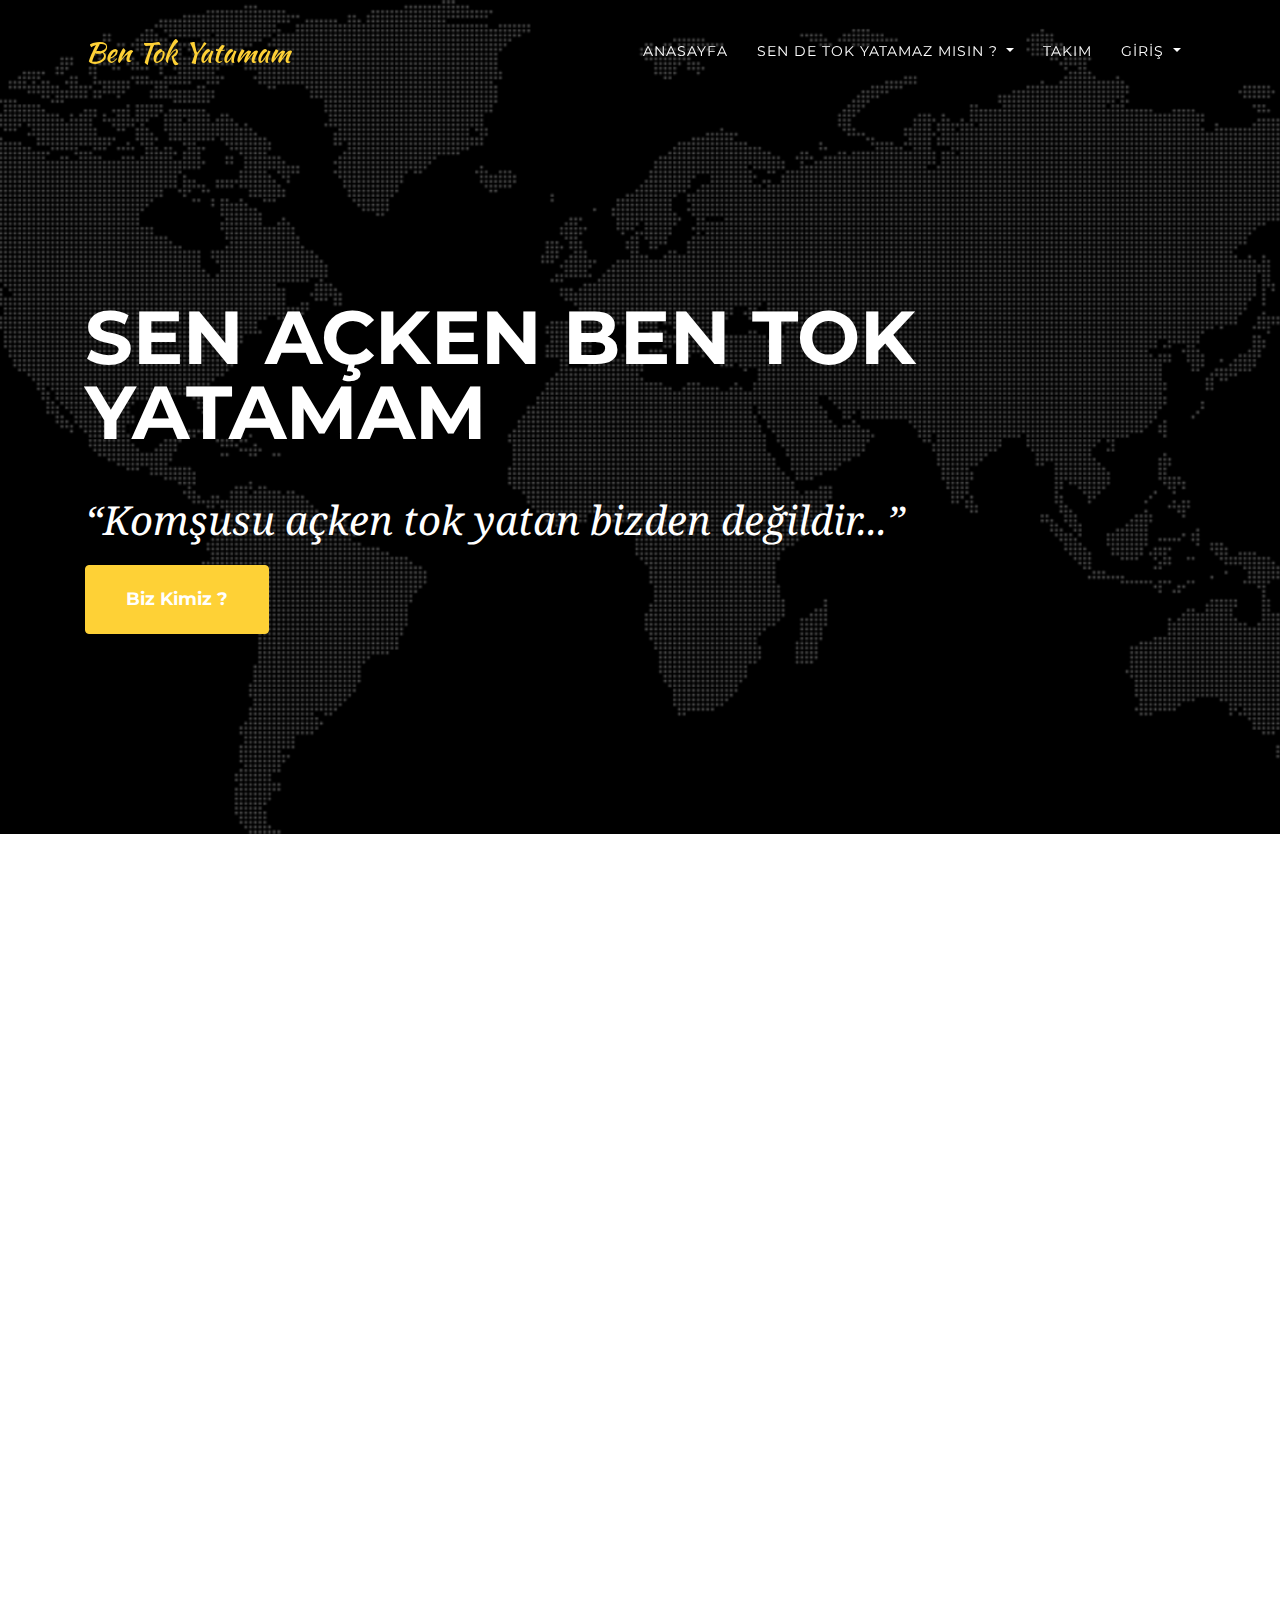
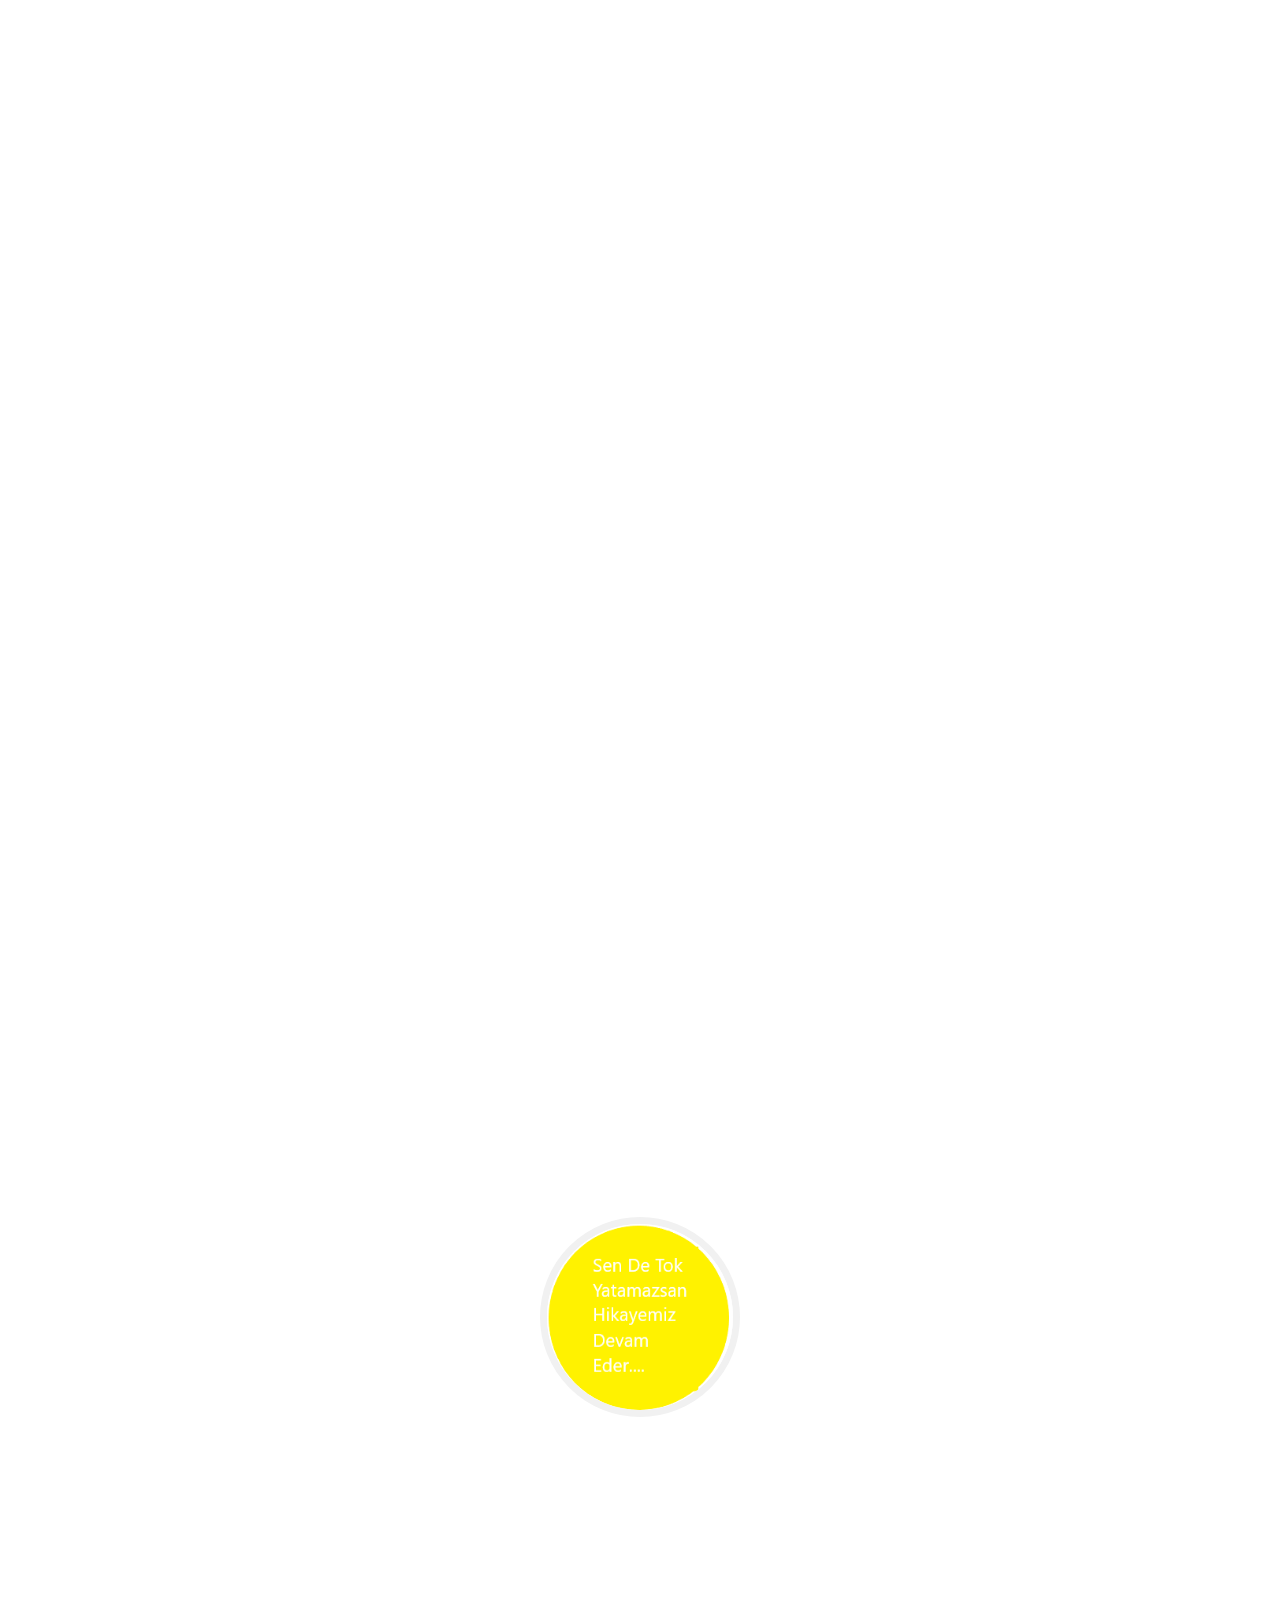
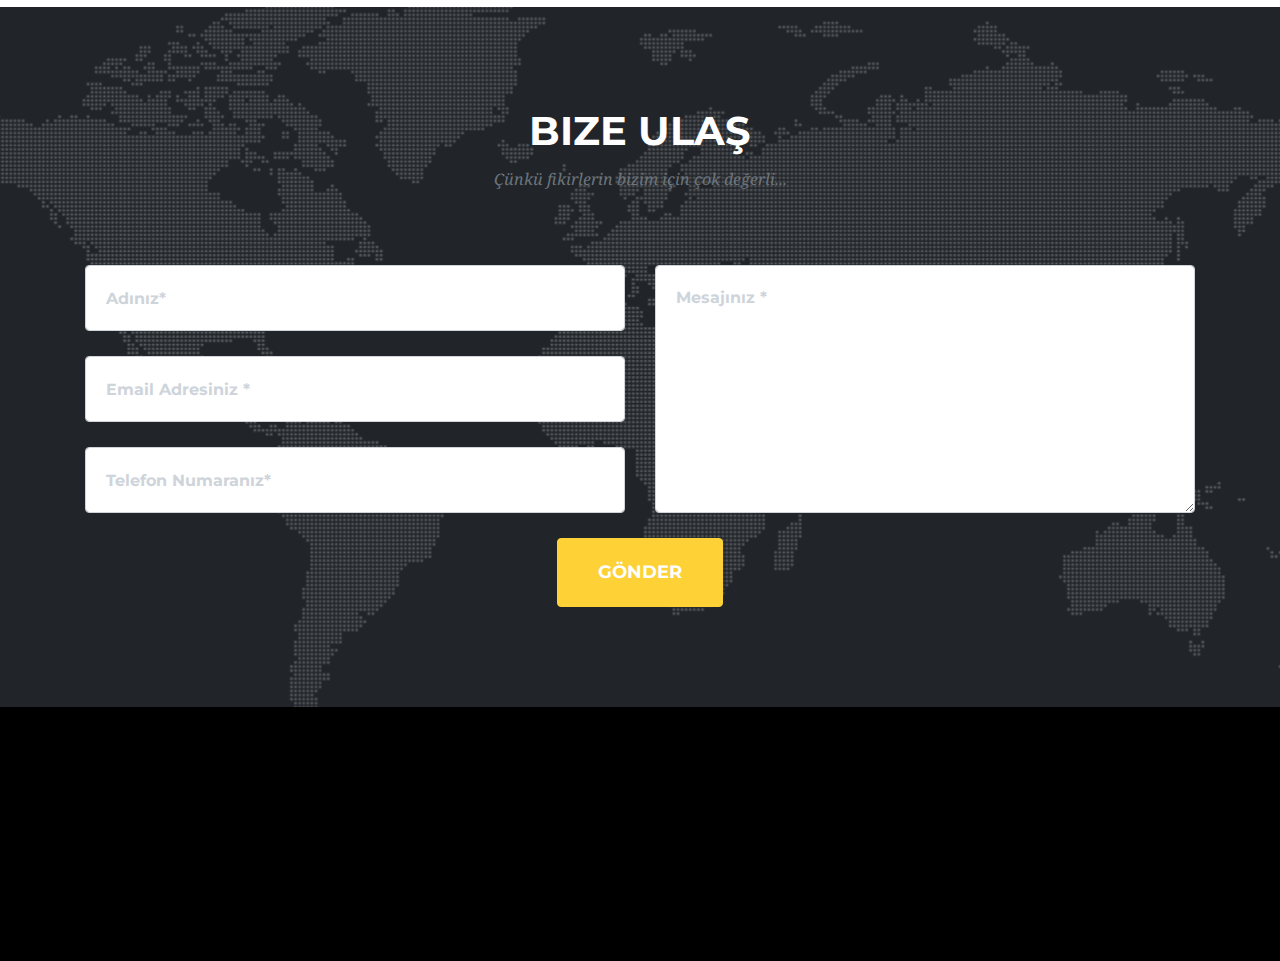
<file: index.html>
<!DOCTYPE html>
<html lang="en">

<head>
  <meta charset="utf-8">
  <meta name="viewport" content="width=device-width, initial-scale=1, shrink-to-fit=no">
  <meta name="description" content="">
  <meta name="author" content="">

  <title>Ben Tok Yatamam</title>

  <!-- Bootstrap core Gerekli meta etiketleri -->
  <meta charset="utf-8">
  <meta name="viewport" content="width=device-width, initial-scale=1, shrink-to-fit=no">

  <!-- CSS -->
  <link rel="stylesheet" type="text/css" href="css/bootstrap.min.css">
  <link rel="stylesheet" type="text/css" href="css/animate.css">
  <link rel="stylesheet" type="text/css" href="css/agency.css">

  <!-- Font Awesome -->
  <link rel="stylesheet" href="https://use.fontawesome.com/releases/v5.7.2/css/all.css"
    integrity="sha384-fnmOCqbTlWIlj8LyTjo7mOUStjsKC4pOpQbqyi7RrhN7udi9RwhKkMHpvLbHG9Sr" crossorigin="anonymous">



  <!-- JavaScript -->
  <script type="text/javascript" src="js/jquery-3.4.1.slim.min.js"></script>
  <script type="text/javascript" src="js/popper.min.js"></script>



  <!-- Custom fonts for this template -->
  <link href="vendor/fontawesome-free/css/all.min.css" rel="stylesheet" type="text/css">
  <link href="https://fonts.googleapis.com/css?family=Montserrat:400,700" rel="stylesheet" type="text/css">
  <link href='https://fonts.googleapis.com/css?family=Kaushan+Script' rel='stylesheet' type='text/css'>
  <link href='https://fonts.googleapis.com/css?family=Droid+Serif:400,700,400italic,700italic' rel='stylesheet'
    type='text/css'>
  <link href='https://fonts.googleapis.com/css?family=Roboto+Slab:400,100,300,700' rel='stylesheet' type='text/css'>

</head>

<body id="page-top">

  <!-- Navigation -->
  <nav class="navbar navbar-expand-lg navbar-dark fixed-top" id="mainNav">
    <div class="container">
      <a class="navbar-brand js-scroll-trigger" href="#page-top">Ben Tok Yatamam</a>
      <button class="navbar-toggler navbar-toggler-right" type="button" data-toggle="collapse"
        data-target="#navbarResponsive" aria-controls="navbarResponsive" aria-expanded="false"
        aria-label="Toggle navigation">
        Menu
        <i class="fas fa-bars"></i>
      </button>
      <div class="collapse navbar-collapse" id="navbarResponsive">
        <ul class="navbar-nav text-uppercase ml-auto">

          <li class="nav-item active">

            <a href="index.html" class="nav-link">ANASAYFA <span class="sr-only">current </span></a>
          </li>

          <li class="nav-item dropdown">
            <a class="nav-link dropdown-toggle" href="#" id="navbarDropdown" role="button" data-toggle="dropdown"
              aria-haspopup="true" aria-expanded="false">
              SEN DE TOK YATAMAZ MISIN ?
            </a>




            <div class="dropdown-menu" aria-labelledby="navbarDropdown">
              <a class="dropdown-item" href="lokantalar.html"><i class="fas fa-utensils">&nbsp;&nbsp;Hangi
                  restorantlar bizimle birlikte ?</i></a>
              <a class="dropdown-item" href="bizimleogrenci.html"><i class="fas fa-school">&nbsp;&nbsp;Hangi Üniversiteden
                  öğrencilerimiz destekci ?</i></a>
              <div class="dropdown-divider"></div>
              <a class="dropdown-item" href="arama.html"><i class="fas fa-street-view">&nbsp;&nbsp;Dağıtım Noktası
                  Ara</i></a>
            </div>
          </li>

          <li class="nav-item ">


            <a href="team.html" class="nav-link"> TAKIM </a>
          </li>

          <li class="nav-item dropdown">
            <a class="nav-link dropdown-toggle" href="#" id="navbarDropdown" role="button" data-toggle="dropdown"
              aria-haspopup="true" aria-expanded="false">
              GİRİŞ
            </a>




            <div class="dropdown-menu" aria-labelledby="navbarDropdown">
              <a class="dropdown-item" data-toggle="modal" href="#Modalogrenci"><i
                  class="fa fa-user-plus ">&nbsp;&nbsp;ÖĞRENCİ GİRİŞİ</i></a>
              <div class="dropdown-divider"></div>
              <a class="dropdown-item" data-toggle="modal" href="#Modallokanta"><i
                  class="fa fa-user-plus ">&nbsp;&nbsp;LOKANTA GİRİŞİ</i></a>
              <div class="dropdown-divider"></div>
              <a class="dropdown-item" data-toggle="modal" href="#Modaladmin"><i
                  class="fa fa-user-plus ">&nbsp;&nbsp;ADMİN GİRİŞİ</i></a>
              <div class="dropdown-divider"></div>
              <a class="dropdown-item" href="kaydol.html"><i class="fas fa-user">&nbsp;&nbsp;ÜYE OL</i></a>
            </div>
          </li>

        </ul>
      </div>
    </div>
  </nav>

  <!-- Header -->
  <header class="masthead anaekran " style="background-image: : black;">
    <div class="container">
      <div class="intro-text">
        <div class="intro-heading text-uppercase"> SEN AÇKEN BEN TOK YATAMAM</div>
        <div class="intro-lead-in ">“Komşusu açken tok yatan bizden değildir...”</div>
        <a class="btn btn-primary btn-xl  js-scroll-trigger" href="#services">Biz Kimiz ?</a>

      </div>
    </div>
  </header>

  <section class="page-section" id="services">
    <div class="container hakkinda">
      <div class="services-top text-center wow fadeInDown" data-wow-duration="2s">
        <h3>BİRLİKTE NELER YAPACAĞIZ ?</h3>
        <P class="text-muted"> SEN DE AÇ YATAMAZSINIZ,BİLİYORUZ...
        </P>
      </div>
      <div class="services-content text-center">

        <div class="row">
          <div class="col-md-4  wow fadeInLeft " data-wow-duration="2s">
            <div class="item-circle">
              <i class="fa fa-leaf fa-3x"></i>
            </div>
            <h4> NE AMAÇLIYORUZ ?</h4>
            <P>Kardeşlerimiz aç yatarken biz tok yatamamayı </P>
          </div>
          <div class="col-md-4 wow fadeInUp" data-wow-duration="2s">
            <div class="item-circle ">
              <i class="fas fa-user-plus fa-3x"></i>
            </div>
            <h4> NASIL GÖNÜLLÜ OLURUM ?</h4>
            <P>"Gönüllü Ol" butonundan iste bu kadar basit.</P>
          </div>
          <div class="col-md-4 wow  fadeInRight" data-wow-duration="2s">
            <div class="item-circle">
              <i class="fas fa-check fa-3x"></i>
            </div>
            <h4> YEMEKLER GÜVENİLİR MİDİR ?</h4>
            <P>Özel denetimle seçilen lokantalarımız,ve dağıtım noktalarımız son derece güvenilirdir. </P>
          </div>

        </div>
      </div>
    </div>

  </section>

  <!-- About -->
  <section class="page-section" id="aboutUs">
    <div class="container">
      <div class="aboutUd-top text-center wow fadeInUp">

        <h3>NERDEN NEREYE
        </h3>
        <p class="paragraf">Birlikte Neler Başardık ?</p>
      </div>
      <div class="aboutUs-content">
        <div class="row">
          <div class="col-md-4 text-right wow fadeInLeft">
            <h2>Biz Tok Yatamayız Dedik</h2>
            <p>2020 yılında bir şeyler yapmak istedik ve böyle bir ortam düşündük.</p>
          </div>
          <div class="col-md-4 text-center wow fadeInRight">

            <img class="img-circle imgabout" src="img/about/bentokyatamambina.png">
          </div>
        </div>
        <div class="row">
          <div class="col-md-4 offset-sm-4 text-center wow fadeInLeft">

            <img class="img-circle imgabout" src="img/about/eller.jpg">
          </div>
          <div class="col-md-4 text-right wow fadeInRight">
            <h2> HER ŞEY 2020 ARALIK AYINDA BAŞLADI</h2>
            <p>Gönlü güzel dostlarımız arttıkça,tok yatamayan lokanta sahiplerimizde destekçimiz olmaya başladı ve el
              ele gittikçe büyüdük...</p>
          </div>

        </div>

        <div class="row">
          <div class="col-md-4 text-left wow fadeInRight">
            <h2>ÜCRETSIZ YEMEK</h2>
            <p>Dağıtım yapılan lokantalarda,10 dağıtım yapıldıktan sonra öğrencimizin hesabına 1 adet ücretsiz menü
              kuponu geliyor.</p>

          </div>
          <div class="col-md-4 text-center wow fadeInLeft">

            <img class="img-circle imgabout" src="img/about/indir.jpg">
          </div>
        </div>
        <div class="row">
          <div class="col-md-4 offset-sm-4 text-center wow fadeInLeft">

            <img class="img-circle imgabout" src="img/about/bentokyatamam.png">
          </div>
          <div class="col-md-4 tex-right wow fadeInRight">
            <h2>NE DEMİŞTİK ?</h2>
            <p> “Komşusu açken tok yatan bizden değildir”</p>
          </div>

        </div>
        <div class="row">
          <div class="col-md-4 offset-sm-4 text-center">

            <img class="img-circle imgabout" src="img/hikaye.png">


          </div>
        </div>
      </div>

    </div>

  </section>




  <!-- Contact -->
  <section class="page-section" id="contact">
    <div class="container">
      <div class="row">
        <div class="col-lg-12 text-center">
          <h2 class="section-heading text-uppercase">Bize Ulaş </h2>
          <h3 class="section-subheading text-muted">Çünkü fikirlerin bizim için çok değerli...</h3>
        </div>
      </div>
      <div class="row">
        <div class="col-lg-12">
          <form id="contactForm" name="sentMessage" novalidate="novalidate" action="#portfolioModalgonder">
            <div class="row">
              <div class="col-md-6">
                <div class="form-group">
                  <input class="form-control" id="name" type="text" placeholder="Adınız*" required="required"
                    data-validation-required-message="Lütfen adınızı giriniz.">
                  <p class="help-block text-danger"></p>
                </div>
                <div class="form-group">
                  <input class="form-control" id="email" type="email" placeholder="Email Adresiniz *"
                    required="required" data-validation-required-message="Lütfen geçerli bir email adresi giriniz.">
                  <p class="help-block text-danger"></p>
                </div>
                <div class="form-group">
                  <input class="form-control" id="phone" type="tel" placeholder="Telefon Numaranız*" required="required"
                    data-validation-required-message="Lütfen telefon numaranızı giriniz.">
                  <p class="help-block text-danger"></p>
                </div>
              </div>
              <div class="col-md-6">
                <div class="form-group">
                  <textarea class="form-control" id="message" placeholder="Mesajınız *" required="required"
                    data-validation-required-message="Lütfen bir mesaj yazınız."></textarea>
                  <p class="help-block text-danger"></p>
                </div>
              </div>
              <div class="clearfix"></div>
              <div class="col-lg-12 text-center">
                <div id="success"></div>
                <button id="sendMessageButton" class="btn btn-primary btn-xl text-uppercase" data-toggle="modal" type="submit">Gönder</button>
              </div>
            </div>
          </form>
        </div>
      </div>
    </div>
  </section>

  <footer class="footer ">
    <div class="container">
      <div class="row">

        <div class="col-lg-6 text-center text-lg-left my-auto  wow zoomIn">
          <ul class="list-inline mb-2">
            <li class="list-inline-item">
              <a href="#aboutUs">Hakkında</a>
            </li>
            <li class="list-inline-item">⋅</li>
            <li class="list-inline-item">
              <a href="#">İletişim</a>
            </li>
            <li class="list-inline-item">⋅</li>
            <li class="list-inline-item">
              <a href="kurucular.html">Takım</a>
            </li>
            <li class="list-inline-item">⋅</li>
            <li class="list-inline-item">
              <a href="#modalgizlilik" data-toggle="modal">Gizlilik Sözleşmesi</a>
            </li>
          </ul>
          <p class="text-muted small mb-4 mb-lg-0">© BenTokYatamam 2018.Tüm Hakları Saklıdır.</p>
        </div>
        <div class="col-lg-6 text-center text-lg-right my-auto  wow zoomIn">
          <ul class="list-inline mb-0">
            <li class="list-inline-item mr-3">
              <a href="#">
                <i class="fab fa-facebook fa-2x"></i>
              </a>
            </li>
            <li class="list-inline-item mr-3">
              <a href="#">
                <i class="fab fa-twitter fa-2x fa-fw"></i>
              </a>
            </li>
            <li class="list-inline-item">
              <a href="#">
                <i class="fab fa-instagram fa-2x fa-fw"></i>
              </a>
            </li>
          </ul>
        </div>
      </div>
    </div>
  </footer>

  <!-- Modals -->

  <!-- Modal Gönder -->
  <div class="portfolio-modal modal fade modalboyut" id="portfolioModalgonder" tabindex="-1" role="dialog"
    aria-hidden="true">
    <div class="modal-dialog">
      <div class="modal-content">
        <div class="close-modal" data-dismiss="modal">
          <div class="lr">
            <div class="rl"></div>
          </div>
        </div>
        <div class="container">
          <div class="row">
            <div class="col-lg-8 mx-auto">
              <div class="modal-body">

                <h2 class="text-uppercase">TEŞEKKÜR EDERİZ</h2>
                <p class="item-intro text-muted">Fikirlerin her zaman çok önemli,24 saat içerisinde okunup geri dönüt
                  sağlanacaktır.</p>


                <button class="btn btn-primary" data-dismiss="modal" type="button">
                  <i class="fas fa-times"></i>
                  Ekranı Kapat</button>
              </div>
            </div>
          </div>
        </div>
      </div>
    </div>
  </div>
  <!-- Modal ogrencinGiris -->
    <div class="portfolio-modal modal fade modalboyut" id="Modalogrenci" tabindex="-1" role="dialog" aria-hidden="true">
      <div class="modal-dialog">
        <div class="modal-content">
          <div class="close-modal" data-dismiss="modal">
            <div class="lr">
              <div class="rl"></div>
            </div>
          </div>
          <div class="container">
            <div class="row">
              <div class="col-lg-8 mx-auto">
                <div class="modal-body">

                  <h1 clas="wow fadeInDown">ÖĞRENCİ GİRİŞ EKRANI</h1>
                  <div class="container">

                    <form action="/profilpage.html">

                      <div class="form-group">
                        <label for="inputMail">Mail Adresiniz</label>
                        <input type="email" class="form-control" id="inputMail" required
                          placeholder="Mail adresi gir...">
                      </div>

                      <div class="form-group">
                        <label for="inputPassword">Şifreniz</label>
                        <input type="password" class="form-control" id="inputPassword" required
                          placeholder="Şifre gir...">
                      </div>

                      <div class="checkbox">
                        <label> <input type="checkbox"> Beni Hatırla </label>
                      </div>

                      <button type="submit" class="btn btn-default girisbtn">GİRİŞ</button>

                    </form>

                  </div>

                  <button class="btn btn-primary" data-dismiss="modal" type="button">
                    <i class="fas fa-times"></i>
                    Ekranı Kapat</button>
                </div>
              </div>
            </div>
          </div>
        </div>
      </div>
    </div>


  <!-- Modal lokanta Giris -->
  <div class="portfolio-modal modal fade modalboyut" id="Modallokanta" tabindex="-1" role="dialog" aria-hidden="true">
    <div class="modal-dialog">
      <div class="modal-content">
        <div class="close-modal" data-dismiss="modal">
          <div class="lr">
            <div class="rl"></div>
          </div>
        </div>
        <div class="container">
          <div class="row">
            <div class="col-lg-8 mx-auto">
              <div class="modal-body">

                <h1 clas="wow fadeInDown">LOKANTA GİRİŞ EKRANI</h1>
                <div class="container">

                  <form>

                    <div class="form-group">
                      <label for="inputMail">Mail Adresiniz</label>
                      <input type="email" class="form-control" id="inputMail" placeholder="Mail adresi gir...">
                    </div>

                    <div class="form-group">
                      <label for="inputPassword">Şifreniz</label>
                      <input type="password" class="form-control" id="inputPassword" placeholder="Şifre gir...">
                    </div>

                    <div class="checkbox">
                      <label> <input type="checkbox"> Beni Hatırla </label>
                    </div>

                    <button type="submit" class="btn btn-default girisbtn"
                      style="background-color: #000 !important; color: #fff !important; margin-bottom: 50px !important;"><a
                        href="lokantapage.html"> GİRİŞ</a></button>

                  </form>

                </div>

                <button class="btn btn-primary" data-dismiss="modal" type="button">
                  <i class="fas fa-times"></i>
                  Ekranı Kapat</button>
              </div>
            </div>
          </div>
        </div>
      </div>
    </div>
  </div>



  <!-- Modal admin Giris -->
  <div class="portfolio-modal modal fade modalboyut" id="Modaladmin" tabindex="-1" role="dialog" aria-hidden="true">
    <div class="modal-dialog">
      <div class="modal-content">
        <div class="close-modal" data-dismiss="modal">
          <div class="lr">
            <div class="rl"></div>
          </div>
        </div>
        <div class="container">
          <div class="row">
            <div class="col-lg-8 mx-auto">
              <div class="modal-body">

                <h1 clas="wow fadeInDown">ADMİN GİRİŞ EKRANI</h1>
                <div class="container">

                  <form action="indexadmin.html">

                    <div class="form-group">
                      <label for="inputMail">Mail Adresiniz</label>
                      <input type="email" class="form-control" id="inputMail" placeholder="Mail adresi gir...">
                    </div>

                    <div class="form-group">
                      <label for="inputPassword">Şifreniz</label>
                      <input type="password" class="form-control" id="inputPassword" placeholder="Şifre gir...">
                    </div>

                    <div class="checkbox">
                      <label> <input type="checkbox"> Beni Hatırla </label>
                    </div>

                    <button type="submit" class="btn btn-default girisbtn"
                      style="background-color: #000 !important; color: #fff !important; margin-bottom: 50px !important;">GİRİŞ</button>

                  </form>

                </div>

                <button class="btn btn-primary" data-dismiss="modal" type="button">
                  <i class="fas fa-times"></i>
                  Ekranı Kapat</button>
              </div>
            </div>
          </div>
        </div>
      </div>
    </div>
  </div>
  <!-- Modal Gizlilik -->
  <div class="portfolio-modal modal fade modalboyut" id="modalgizlilik" tabindex="-1" role="dialog" aria-hidden="true">
    <div class="modal-dialog">
      <div class="modal-content">
        <div class="close-modal" data-dismiss="modal">
          <div class="lr">
            <div class="rl"></div>
          </div>
        </div>
        <div class="container">
          <div class="row">
            <div class="col-lg-8 mx-auto">
              <div class="modal-body">

                <h2 class="text-uppercase">Gizlilik Sözleşmesi</h2>
                <p class="item-intro text-muted">07.04.2019 tarihinde Resmi Gazetede yayınlanarak yürürlüğe giren 6698
                  sayılı Kişisel Verilerin Korunması Kanunu (“Kanun”) kapsamında Vakfımız "Veri Sorumlusu" sıfatına
                  sahip olup, bu sıfatın gerektirdiği yükümlülükleri yerine getirmek için gerekli uyum çalışmalarını
                  gerçekleştirmiştir.
                  Bu çerçevede kişisel verileriniz işbu Kanun çerçevesinde Ben Tok Yatamam tarafından muhafaza edilip,
                  vermiş olduğunuz onay çerçevesinde işlenmektedir. Kişisel Verileriniz Vakfımıza ilişkin tanıtım ve
                  bilgilendirme amaçlı iletişimleri gerçekleştirmek, istatistiki bilgi toplamak ve derlemek ve bağış
                  çalışmalarını geliştirmek amaçlarıyla tarafımızca kullanılabilecektir.
                  Bu kapsamda dilediğiniz zaman Kanunun 11. maddesi kapsamında Veri Sorumlusu olan Vakfımıza başvurarak
                  aşağıda belirtilen hakları kullanabilirsiniz. Buna göre kişisel verisi işlenen bağışçılarımızın
                  Kendisine ait kişisel verilerin işlenip işlenmediğini öğrenme,
                  İşlenen kişisel verileri varsa bunlara ilişkin bilgi talep etme,
                  Kişisel verilerin işlenme amacını ve bu verilerin amaca uygun kullanılıp kullanılmadığını öğrenme,
                  İşlenen verilerin neticesinde kişi ile ilintili olumsuz bir sonuç çıkmasına itiraz etme,
                  Kanun’a aykırı veri işleme nedeniyle zararının ortaya çıkması halinde zararınıyasalar çerçevesinde
                  talep etme, haklarına sahiptirler.
                  Yukarıda sayılan bu talepler, uyelik@bentokyatamam.org.tr adresine e-posta iletilerek her zaman
                  Vakfımıza aktarılabilir.</p>


                <button class="btn btn-primary" data-dismiss="modal" type="button">
                  <i class="fas fa-times"></i>
                  Ekranı Kapat</button>
              </div>
            </div>
          </div>
        </div>
      </div>
    </div>
  </div>



  <!-- Animation -->
  <script src="https://ajax.googleapis.com/ajax/libs/jquery/3.3.1/jquery.min.js"></script>
  <script src="js/wow.js"></script>
  <script>
    new WOW().init();
  </script>
  <script type="text/javascript" src="js/main.js"></script>



  <!-- Bootstrap core JavaScript -->
  <script src="vendor/jquery/jquery.min.js"></script>
  <script src="vendor/bootstrap/js/bootstrap.bundle.min.js"></script>

  <!-- Plugin JavaScript -->
  <script src="vendor/jquery-easing/jquery.easing.min.js"></script>

  <!-- Contact form JavaScript -->
  <script src="js/jqBootstrapValidation.js"></script>
  <script src="js/contact_me.js"></script>

  <!-- Custom scripts for this template -->
  <script src="js/agency.min.js"></script>

</body>

</html>
</file>
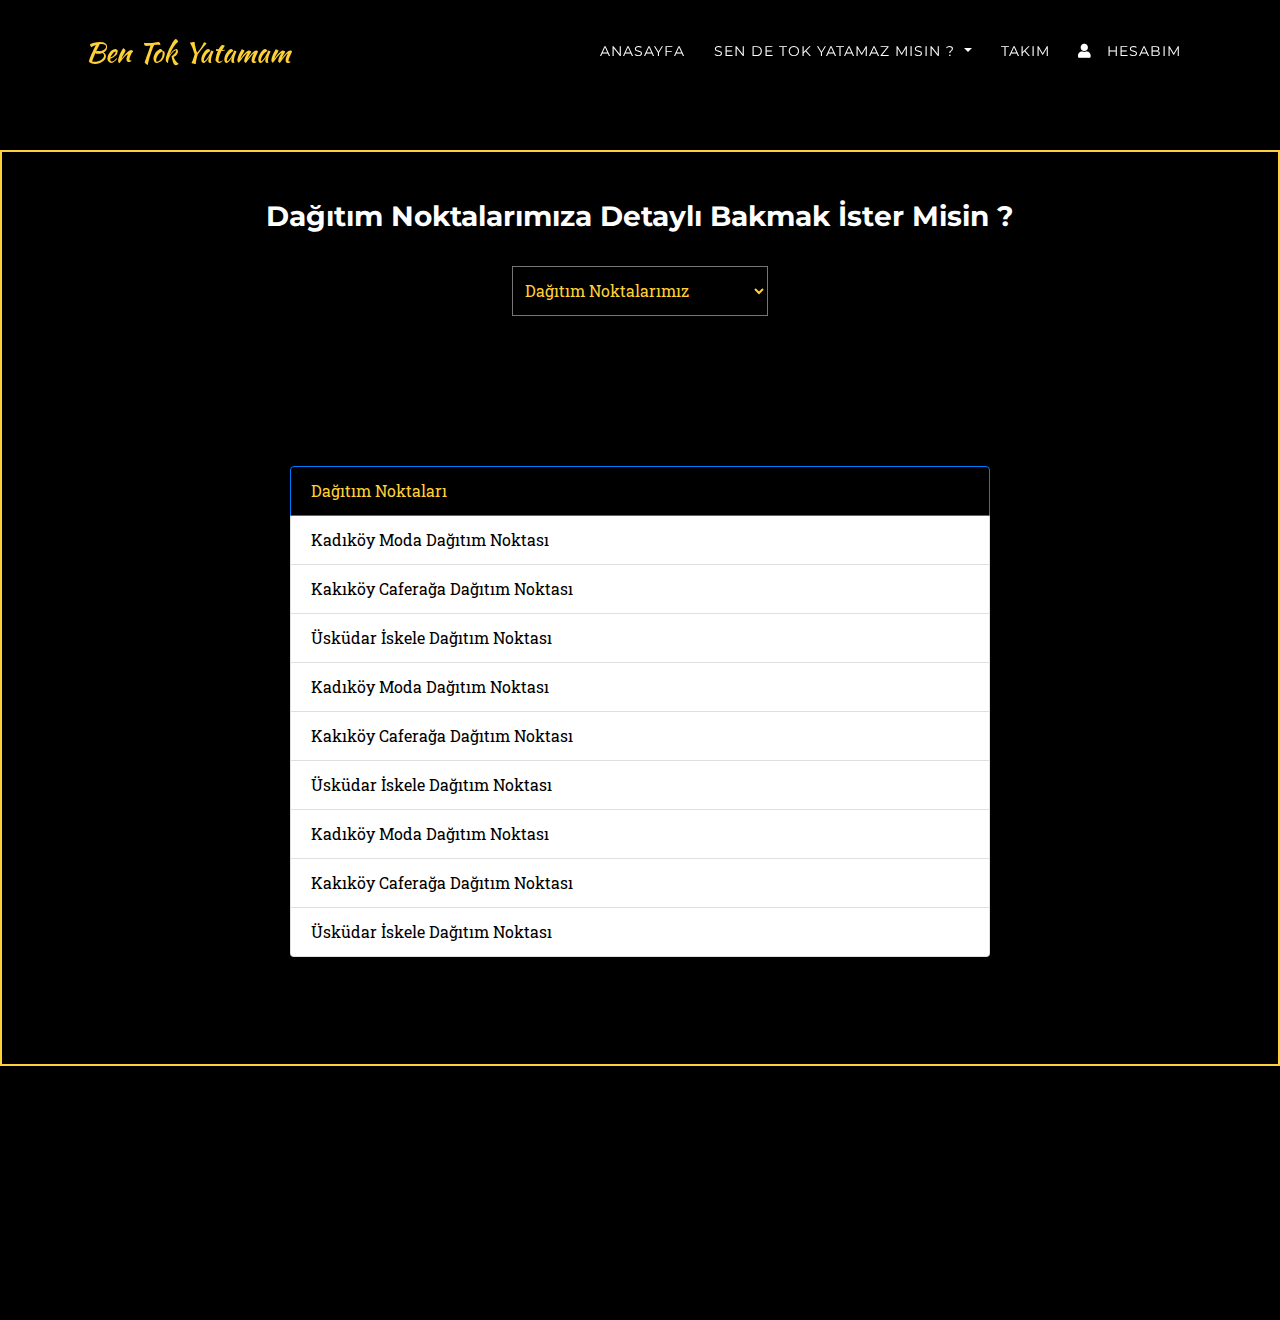
<file: arama.html>
<!DOCTYPE html>
<html lang="en">

<head>

  <meta charset="utf-8">
  <meta name="viewport" content="width=device-width, initial-scale=1, shrink-to-fit=no">
  <meta name="description" content="">
  <meta name="author" content="">

  <title>Ben Tok Yatamam</title>

  <!-- Bootstrap core <!-- Gerekli meta etiketleri -->
  <meta charset="utf-8">
  <meta name="viewport" content="width=device-width, initial-scale=1, shrink-to-fit=no">

  <!-- CSS -->
  <link rel="stylesheet" type="text/css" href="css/bootstrap.min.css">
  <link rel="stylesheet" type="text/css" href="css/animate.css">
  <link rel="stylesheet" type="text/css" href="css/agency.css">

  <!-- Font Awesome -->
  <link rel="stylesheet" href="https://use.fontawesome.com/releases/v5.7.2/css/all.css"
    integrity="sha384-fnmOCqbTlWIlj8LyTjo7mOUStjsKC4pOpQbqyi7RrhN7udi9RwhKkMHpvLbHG9Sr" crossorigin="anonymous">



  <!-- JavaScript -->
  <script type="text/javascript" src="js/jquery-3.4.1.slim.min.js"></script>
  <script type="text/javascript" src="js/popper.min.js"></script>



  <!-- Custom fonts for this template -->
  <link href="vendor/fontawesome-free/css/all.min.css" rel="stylesheet" type="text/css">
  <link href="https://fonts.googleapis.com/css?family=Montserrat:400,700" rel="stylesheet" type="text/css">
  <link href='https://fonts.googleapis.com/css?family=Kaushan+Script' rel='stylesheet' type='text/css'>
  <link href='https://fonts.googleapis.com/css?family=Droid+Serif:400,700,400italic,700italic' rel='stylesheet'
    type='text/css'>
  <link href='https://fonts.googleapis.com/css?family=Roboto+Slab:400,100,300,700' rel='stylesheet' type='text/css'>

  <!-- Custom styles for this template -->
  <link href="css/agency.min.css" rel="stylesheet">

</head>

<body id="page-top" class="anaekran">

  <!-- Nav -->
  <nav class="navbar navbar-expand-lg navbar-dark fixed-top" id="mainNav">
    <div class="container">
      <a class="navbar-brand js-scroll-trigger" href="#page-top">Ben Tok Yatamam</a>
      <button class="navbar-toggler navbar-toggler-right" type="button" data-toggle="collapse"
        data-target="#navbarResponsive" aria-controls="navbarResponsive" aria-expanded="false"
        aria-label="Toggle navigation">
        Menu
        <i class="fas fa-bars"></i>
      </button>
      <div class="collapse navbar-collapse" id="navbarResponsive">
        <ul class="navbar-nav text-uppercase ml-auto">

          <li class="nav-item active">

            <a href="index.html" class="nav-link">ANASAYFA <span class="sr-only">current </span></a>
          </li>

          <li class="nav-item dropdown">
            <a class="nav-link dropdown-toggle" href="#" id="navbarDropdown" role="button" data-toggle="dropdown"
              aria-haspopup="true" aria-expanded="false">
              SEN DE TOK YATAMAZ MISIN ?
            </a>




            <div class="dropdown-menu" aria-labelledby="navbarDropdown">
              <a class="dropdown-item" href="hangirestaurant.html"><i class="fas fa-utensils">&nbsp;&nbsp;Hangi
                  restorantlar bizimle birlikte ?</i></a>
              <a class="dropdown-item" href="hangiuni.html"><i class="fas fa-school">&nbsp;&nbsp;Hangi Üniversiteden
                  öğrencilerimiz destekci ?</i></a>
              <div class="dropdown-divider"></div>
              <a class="dropdown-item" href="dagitimnoktalari.html"><i class="fas fa-street-view">&nbsp;&nbsp;Dağıtım
                  Noktalarımız</i></a>
            </div>
          </li>

          <li class="nav-item ">


            <a href="team.html" class="nav-link"> TAKIM </a>
          </li>
          <li class="nav-item ">


            <a href="team.html" class="nav-link"><i class="fas fa-user">&nbsp;&nbsp;</i> HESABIM </a>
          </li>



        </ul>
      </div>
    </div>
  </nav>

  <section class="profil  py-5 lokantacerceve">
    <div class="container">

      <div class="aramahiza">
        <h3 class="aramahizala"> Dağıtım Noktalarımıza Detaylı Bakmak İster Misin ? </h3> <br>
        <div class="aramasayfasi">
          <form action="/dagitimnoktasi1.html">
            <select onchange="this.form.submit()" name="Dağıtım Noktaları" id="Dağıtım Noktaları"
              style="width: 256px; height: 50px; background-color:#000;color:#fed136;">
              <option>&nbsp;&nbsp;Dağıtım Noktalarımız</option>
              <option value="Kadıköy Moda Dağıtım Noktası ">Kadıköy Moda Dağıtım Noktası</option>
              <option value="Kakıköy Caferağa Dağıtım Noktası">Kakıköy Caferağa Dağıtım Noktası</option>
              <option value="Üsküdar İskele Dağıtım Noktası">Üsküdar İskele Dağıtım Noktası</option>
              <option value="Kadıköy Moda Dağıtım Noktası">Kadıköy Moda Dağıtım Noktası</option>
              <option value="Kakıköy Caferağa Dağıtım Noktası">Kakıköy Caferağa Dağıtım Noktası</option>
              <option value="Üsküdar İskele Dağıtım Noktası">Üsküdar İskele Dağıtım Noktası</option>
              <option value="Kadıköy Moda Dağıtım Noktası">Kadıköy Moda Dağıtım Noktası</option>
              <option value="Kakıköy Caferağa Dağıtım Noktası">Kakıköy Caferağa Dağıtım Noktası</option>
              <option value="Üsküdar İskele Dağıtım Noktası">Üsküdar İskele Dağıtım Noktası</option>
            </select>
          </form>
        </div>

      </div>







      <section class="sectionliste">


        <ul class="list-group ">

          <li class="list-group-item active " style="background-color: black;color:#fed136">Dağıtım Noktaları</li>

          <li class="list-group-item listcolor">Kadıköy Moda Dağıtım Noktası</li>

          <li class="list-group-item listcolor">Kakıköy Caferağa Dağıtım Noktası</li>

          <li class="list-group-item  listcolor">Üsküdar İskele Dağıtım Noktası</li>
          <li class="list-group-item  listcolor">Kadıköy Moda Dağıtım Noktası</li>

          <li class="list-group-item  listcolor">Kakıköy Caferağa Dağıtım Noktası</li>

          <li class="list-group-item  listcolor">Üsküdar İskele Dağıtım Noktası</li>
          <li class="list-group-item  listcolor">Kadıköy Moda Dağıtım Noktası</li>

          <li class="list-group-item  listcolor">Kakıköy Caferağa Dağıtım Noktası</li>

          <li class="list-group-item  listcolor">Üsküdar İskele Dağıtım Noktası</li>

        </ul>
      </section>

    </div>


  </section>



  <footer class="footer ">
    <div class="container">
      <div class="row">

        <div class="col-lg-6 text-center text-lg-left my-auto  wow zoomIn">
          <ul class="list-inline mb-2">
            <li class="list-inline-item">
              <a href="#">Hakkında</a>
            </li>
            <li class="list-inline-item">⋅</li>
            <li class="list-inline-item">
              <a href="#">İletişim</a>
            </li>
            <li class="list-inline-item">⋅</li>
            <li class="list-inline-item">
              <a href="#">Takım</a>
            </li>
            <li class="list-inline-item">⋅</li>
            <li class="list-inline-item">
              <a href="#">Gizlilik Sözleşmesi</a>
            </li>
          </ul>
          <p class="text-muted small mb-4 mb-lg-0">© BenTokYatamam 2018.Tüm Hakları Saklıdır.</p>
        </div>
        <div class="col-lg-6 text-center text-lg-right my-auto  wow zoomIn">
          <ul class="list-inline mb-0">
            <li class="list-inline-item mr-3">
              <a href="#">
                <i class="fab fa-facebook fa-2x"></i>
              </a>
            </li>
            <li class="list-inline-item mr-3">
              <a href="#">
                <i class="fab fa-twitter fa-2x fa-fw"></i>
              </a>
            </li>
            <li class="list-inline-item">
              <a href="#">
                <i class="fab fa-instagram fa-2x fa-fw"></i>
              </a>
            </li>
          </ul>
        </div>
      </div>
    </div>
  </footer>



  <!-- Animation -->
  <script src="https://ajax.googleapis.com/ajax/libs/jquery/3.3.1/jquery.min.js"></script>
  <script src="js/wow.js"></script>
  <script>
    new WOW().init();
  </script>
  <script type="text/javascript" src="js/main.js"></script>



  <!-- Bootstrap core JavaScript -->
  <script src="vendor/jquery/jquery.min.js"></script>
  <script src="vendor/bootstrap/js/bootstrap.bundle.min.js"></script>

  <!-- Plugin JavaScript -->
  <script src="vendor/jquery-easing/jquery.easing.min.js"></script>

  <!-- Contact form JavaScript -->
  <script src="js/jqBootstrapValidation.js"></script>
  <script src="js/contact_me.js"></script>

  <!-- Custom scripts for this template -->
  <script src="js/agency.min.js"></script>

</body>

</html>
</file>
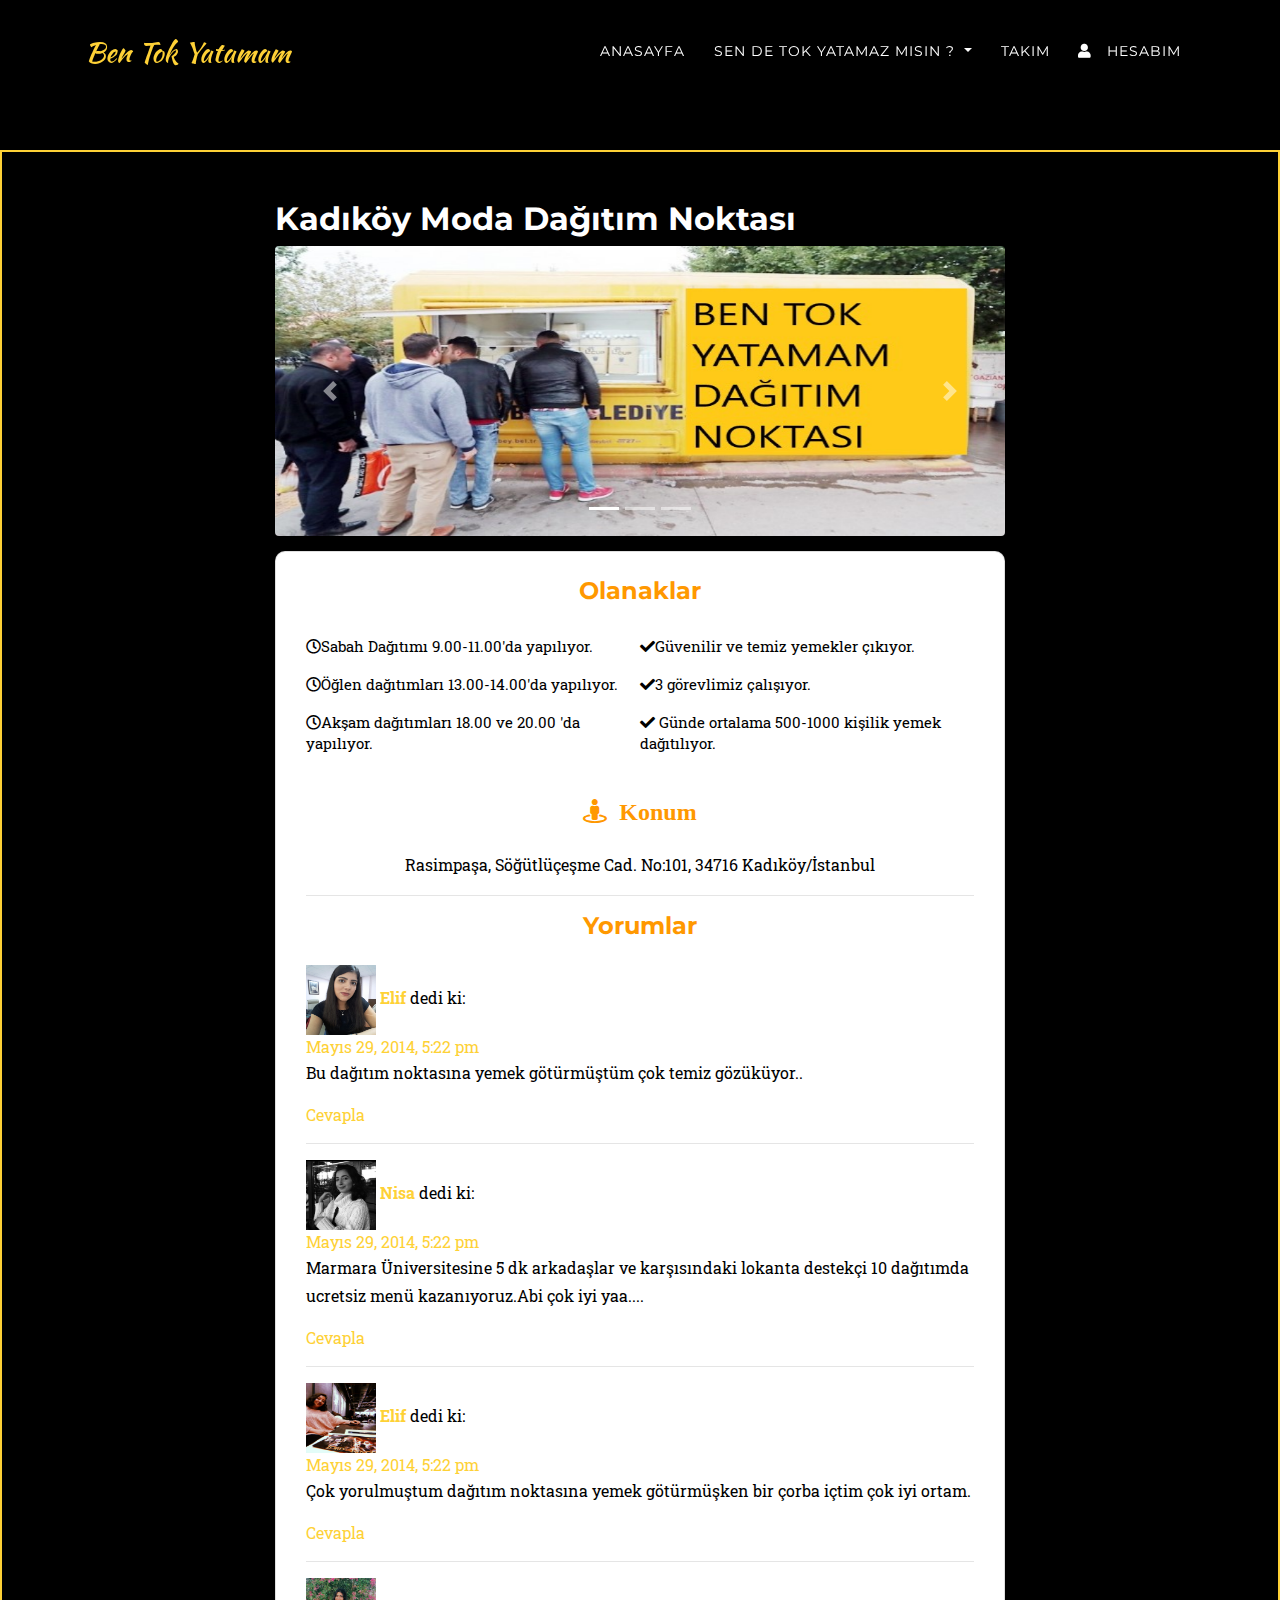
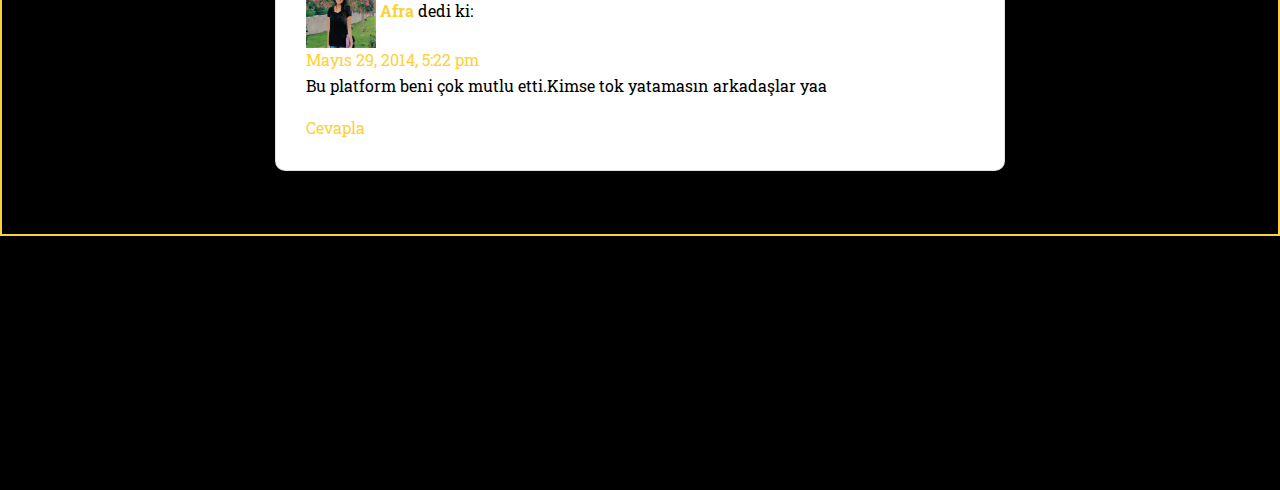
<file: dagitimnoktasi1.html>
﻿<!DOCTYPE html>
<html lang="en">

<head>

  <meta charset="utf-8">
  <meta name="viewport" content="width=device-width, initial-scale=1, shrink-to-fit=no">
  <meta name="description" content="">
  <meta name="author" content="">

  <title>Ben Tok Yatamam</title>

  <!-- Bootstrap core <!-- Gerekli meta etiketleri -->
    <meta charset="utf-8">
    <meta name="viewport" content="width=device-width, initial-scale=1, shrink-to-fit=no">

    <!-- CSS -->
    <link rel="stylesheet" type="text/css" href="css/bootstrap.min.css">
    <link rel="stylesheet" type="text/css" href="css/animate.css"> 
    <link rel="stylesheet" type="text/css" href="css/agency.css">

    <!-- Font Awesome -->
    <link rel="stylesheet" href="https://use.fontawesome.com/releases/v5.7.2/css/all.css" integrity="sha384-fnmOCqbTlWIlj8LyTjo7mOUStjsKC4pOpQbqyi7RrhN7udi9RwhKkMHpvLbHG9Sr" crossorigin="anonymous">



    <!-- JavaScript -->
    <script type="text/javascript" src="js/jquery-3.4.1.slim.min.js"></script>
    <script type="text/javascript" src="js/popper.min.js"></script>



  <!-- Custom fonts for this template -->
  <link href="vendor/fontawesome-free/css/all.min.css" rel="stylesheet" type="text/css">
  <link href="https://fonts.googleapis.com/css?family=Montserrat:400,700" rel="stylesheet" type="text/css">
  <link href='https://fonts.googleapis.com/css?family=Kaushan+Script' rel='stylesheet' type='text/css'>
  <link href='https://fonts.googleapis.com/css?family=Droid+Serif:400,700,400italic,700italic' rel='stylesheet' type='text/css'>
  <link href='https://fonts.googleapis.com/css?family=Roboto+Slab:400,100,300,700' rel='stylesheet' type='text/css'>

  <!-- Custom styles for this template -->
  <link href="css/agency.min.css" rel="stylesheet">

</head>

<body id="page-top" class="anaekran">

  <!-- Nav -->
  <nav class="navbar navbar-expand-lg navbar-dark fixed-top" id="mainNav">
    <div class="container">
      <a class="navbar-brand js-scroll-trigger" href="#page-top">Ben Tok Yatamam</a>
      <button class="navbar-toggler navbar-toggler-right" type="button" data-toggle="collapse" data-target="#navbarResponsive" aria-controls="navbarResponsive" aria-expanded="false" aria-label="Toggle navigation">
        Menu
        <i class="fas fa-bars"></i>
      </button>
      <div class="collapse navbar-collapse" id="navbarResponsive">
        <ul class="navbar-nav text-uppercase ml-auto">
         
                              <li class="nav-item active">

                                  <a href="index.html" class="nav-link">ANASAYFA <span class="sr-only">current </span></a>
                              </li>
                               
                <li class="nav-item dropdown">
        <a class="nav-link dropdown-toggle" href="#" id="navbarDropdown" role="button" data-toggle="dropdown" aria-haspopup="true" aria-expanded="false">
          SEN DE TOK YATAMAZ MISIN ?
        </a>
                    
                   

                   
        <div class="dropdown-menu"  aria-labelledby="navbarDropdown">
          <a class="dropdown-item" href="lokanta.html"><i class="fas fa-utensils">&nbsp;&nbsp;Hangi lokantalar bizimle birlikte ?</i></a>
          <a class="dropdown-item" href="gonullu.html"><i class="fas fa-school">&nbsp;&nbsp;Hangi Üniversiteden öğrencilerimiz destekci ?</i></a>
          <div class="dropdown-divider"></div>
          <a class="dropdown-item" href="dagitimnoktalari.html"><i class="fas fa-street-view">&nbsp;&nbsp;Dağıtım Noktalarımız</i></a>
        </div>
      </li>
                              
                              <li class="nav-item ">


                                  <a href="takim.html" class="nav-link"> TAKIM </a>
                              </li>
             <li class="nav-item ">


                                  <a href="team.html" class="nav-link"><i class="fas fa-user">&nbsp;&nbsp;</i> HESABIM </a>
                              </li>
                                          
                
                      
        </ul>
      </div>
    </div>
  </nav>

    <section class="profil  py-5 lokantacerceve">
   <div class="container">
     <div class="row">
         <div class="col-md-8"style="margin: auto;">
              <div class="slider">
                  <h2 class="wow fadeInUp zoomIn" style="color: #fff;"> Kadıköy Moda Dağıtım Noktası</h2>
                  <div id="carouselExampleIndicators" class="carousel slide" data-ride="carousel">
                      <ol class="carousel-indicators">
                          <li data-target="#carouselExampleIndicators" data-slide-to="0" class="active"></li>
                          <li data-target="#carouselExampleIndicators" data-slide-to="1"></li>
                          <li data-target="#carouselExampleIndicators" data-slide-to="2"></li>
                      </ol>
                      <div style="    border-radius: 0.25rem;" class="carousel-inner">
                          <div class="carousel-item active">
                              <img class="d-block w-100" style="height: 290px" src="img/dagitim/bentokyatamamdagitim.jpg" alt="First slide">
                          </div>
                          <div class="carousel-item">
                              <img class="d-block w-100" style="height: 290px" src="img/dagitim/dagitim.jpg" alt="Second slide">
                          </div>
                          <div class="carousel-item">
                              <img class="d-block w-100" style="height: 290px" src="img/dagitim/bentokyatamamdagitim.jpg" alt="Third slide">
                          </div>
                      </div>
                      <a class="carousel-control-prev" href="#carouselExampleIndicators" role="button" data-slide="prev">
                          <span class="carousel-control-prev-icon" aria-hidden="true"></span>
                          <span class="sr-only">Previous</span>
                      </a>
                      <a class="carousel-control-next" href="#carouselExampleIndicators" role="button" data-slide="next">
                          <span class="carousel-control-next-icon" aria-hidden="true"></span>
                          <span class="sr-only">Next</span>
                      </a>
                  </div>
              </div>
             <div class="olanaklar-kutu">
                 <div class="olanaklar">
                  <h4 class="pb-3" style="text-align: center;">Olanaklar</h4>
                  <ul class="yacht-info__list ">
                      
                     <li>
                         <i class="far fa-clock"></i>
                          <span class="vertical-align-mid">Sabah Dağıtımı 9.00-11.00'da yapılıyor. </span>
                      </li>
                        <li>
                          <i class="fas fa-check"></i>
                          <span class="vertical-align-mid">Güvenilir ve temiz yemekler çıkıyor.</span>
                      </li>
                        <li>
                        <i class="far fa-clock"></i>
                          <span class="vertical-align-mid">Öğlen dağıtımları 13.00-14.00'da yapılıyor. </span>
                      </li>
                        <li>
                          <i class="fas fa-check"></i>
                          <span class="vertical-align-mid">3 görevlimiz çalışıyor. </span>
                      </li>
                      
                    
                      <li>
                        <i class="far fa-clock"></i>
                          <span class="vertical-align-mid">Akşam dağıtımları 18.00 ve 20.00 'da yapılıyor. </span>
                      </li>
                       <li>
                          <i class="fas fa-check"></i>
                        
                          <span class="vertical-align-mid"> Günde ortalama 500-1000 kişilik yemek dağıtılıyor.</span>
                      </li>
                      
                   
                  </ul>
              </div>
                 <div class="olanaklar margin-top--22">
                     <h4 class="pb-3" style="text-align: center;"><i class="fas fa-street-view">&nbsp;&nbsp;Konum</i></h4>
                     <p style="text-align: center;">Rasimpaşa, Söğütlüçeşme Cad. No:101, 34716 Kadıköy/İstanbul</p>
                     <hr />
                     <!--yorum bolumu-->
                     <article id="div-comment-165" class="comment-body">
 <h4 class="pb-3" style="text-align: center;">Yorumlar</h4>
                         <div class="comment-author vcard">
                             <img alt="" src="img/team/elif.jpg"
                                  srcset="//www.ayhankaraman.com/wp-content/uploads/fv-gravatar-cache/gravatar_default192.png 2x" class="avatar avatar-70 photo" height="70"
                                  width="70">
                             <b class="fn">
                                 <a href="#" rel="external nofollow" class="url">Elif</a>
                             </b>
                             <span class="says">dedi ki:</span>
                         </div>
                         <div class="comment-metadata">
                             <a href="#">
                                 <time datetime="2014-05-29T17:22:16+03:00"> Mayıs 29, 2014, 5:22 pm </time>
                             </a>
                         </div>

                         <div class="comment-content">
                             <p>Bu dağıtım noktasına yemek götürmüştüm çok temiz gözüküyor..</p>
                         </div>
                         <div class="reply">
                             <a rel="nofollow" class="comment-reply-link" href="?replytocom=165#respond" data-commentid="165" data-postid="166"
                                data-belowelement="div-comment-165" data-respondelement="respond" aria-label="Cevap Taner">Cevapla</a>
                         </div>
                     </article>
                     <hr />

                     <article id="div-comment-165" class="comment-body">

                         <div class="comment-author vcard">
                             <img alt="" src="img/team/nisa.jpg"
                                  srcset="//www.ayhankaraman.com/wp-content/uploads/fv-gravatar-cache/gravatar_default192.png 2x" class="avatar avatar-70 photo" height="70"
                                  width="70">
                             <b class="fn">
                                 <a href="#" rel="external nofollow" class="url">Nisa</a>
                             </b>
                             <span class="says">dedi ki:</span>
                         </div>
                         <div class="comment-metadata">
                             <a href="#">
                                 <time datetime="2014-05-29T17:22:16+03:00"> Mayıs 29, 2014, 5:22 pm </time>
                             </a>
                         </div>

                         <div class="comment-content">
                             <p>Marmara Üniversitesine 5 dk arkadaşlar ve karşısındaki lokanta destekçi 10 dağıtımda ucretsiz menü kazanıyoruz.Abi çok iyi yaa....</p>
                         </div>
                         <div class="reply">
                             <a rel="nofollow" class="comment-reply-link" href="?replytocom=165#respond" data-commentid="165" data-postid="166"
                                data-belowelement="div-comment-165" data-respondelement="respond" aria-label="Cevap Taner">Cevapla</a>
                         </div>
                     </article>

                     <hr />

                     <article id="div-comment-165" class="comment-body">

                         <div class="comment-author vcard">
                             <img alt="" src="img/team/elifbarca.jpg"
                                  srcset="//www.ayhankaraman.com/wp-content/uploads/fv-gravatar-cache/gravatar_default192.png 2x" class="avatar avatar-70 photo" height="70"
                                  width="70">
                             <b class="fn">
                                 <a href="#" rel="external nofollow" class="url">Elif</a>
                             </b>
                             <span class="says">dedi ki:</span>
                         </div>
                         <div class="comment-metadata">
                             <a href="#">
                                 <time datetime="2014-05-29T17:22:16+03:00"> Mayıs 29, 2014, 5:22 pm </time>
                             </a>
                         </div>

                         <div class="comment-content">
                             <p>Çok yorulmuştum dağıtım noktasına yemek götürmüşken bir çorba içtim çok iyi ortam.</p>
                         </div>
                         <div class="reply">
                             <a rel="nofollow" class="comment-reply-link" href="?replytocom=165#respond" data-commentid="165" data-postid="166"
                                data-belowelement="div-comment-165" data-respondelement="respond" aria-label="Cevap Taner">Cevapla</a>
                         </div>
                     </article>

                     <hr />

                     <article id="div-comment-165" class="comment-body">

                         <div class="comment-author vcard">
                             <img alt="" src="img/team/afra.jpeg"
                                  srcset="//www.ayhankaraman.com/wp-content/uploads/fv-gravatar-cache/gravatar_default192.png 2x" class="avatar avatar-70 photo" height="70"
                                  width="70">
                             <b class="fn">
                                 <a href="#" rel="external nofollow" class="url">Afra</a>
                             </b>
                             <span class="says">dedi ki:</span>
                         </div>
                         <div class="comment-metadata">
                             <a href="#">
                                 <time datetime="2014-05-29T17:22:16+03:00"> Mayıs 29, 2014, 5:22 pm </time>
                             </a>
                         </div>

                         <div class="comment-content">
                             <p>Bu platform beni çok mutlu  etti.Kimse tok yatamasın arkadaşlar yaa</p>
                         </div>
                         <div class="reply">
                             <a rel="nofollow" class="comment-reply-link" href="?replytocom=165#respond" data-commentid="165" data-postid="166"
                                data-belowelement="div-comment-165" data-respondelement="respond" aria-label="Cevap Taner">Cevapla</a>
                         </div>
                     </article>
                 </div>
             </div>
         </div>
         
         </div>
     </div>
  
</section>
  

  
<footer class="footer ">
            <div class="container">
                <div class="row">

                    <div class="col-lg-6 text-center text-lg-left my-auto  wow zoomIn">
                        <ul class="list-inline mb-2">
                            <li class="list-inline-item">
                                <a href="#">Hakkında</a>
                            </li>
                            <li class="list-inline-item">⋅</li>
                            <li class="list-inline-item">
                                <a href="#">İletişim</a>
                            </li>
                            <li class="list-inline-item">⋅</li>
                            <li class="list-inline-item">
                                <a href="#">Takım</a>
                            </li>
                            <li class="list-inline-item">⋅</li>
                            <li class="list-inline-item">
                                <a href="#">Gizlilik Sözleşmesi</a>
                            </li>
                        </ul>
                        <p class="text-muted small mb-4 mb-lg-0">© BenTokYatamam 2018.Tüm Hakları Saklıdır.</p>
                    </div>
                    <div class="col-lg-6 text-center text-lg-right my-auto  wow zoomIn">
                        <ul class="list-inline mb-0">
                            <li class="list-inline-item mr-3">
                                <a href="#">
                                   <i class="fab fa-facebook fa-2x"></i>
                                </a>
                            </li>
                            <li class="list-inline-item mr-3">
                                <a href="#">
                                    <i class="fab fa-twitter fa-2x fa-fw"></i>
                                </a>
                            </li>
                            <li class="list-inline-item">
                                <a href="#">
                                    <i class="fab fa-instagram fa-2x fa-fw"></i>
                                </a>
                            </li>
                        </ul>
                    </div>
                </div>
            </div>
        </footer>

  

  <!-- Animation -->
    <script src="https://ajax.googleapis.com/ajax/libs/jquery/3.3.1/jquery.min.js"></script>
    <script src="js/wow.js"></script>
              <script>
              new WOW().init();
    </script>
    <script type="text/javascript" src="js/main.js"></script>
      

  
  <!-- Bootstrap core JavaScript -->
  <script src="vendor/jquery/jquery.min.js"></script>
  <script src="vendor/bootstrap/js/bootstrap.bundle.min.js"></script>

  <!-- Plugin JavaScript -->
  <script src="vendor/jquery-easing/jquery.easing.min.js"></script>

  <!-- Contact form JavaScript -->
  <script src="js/jqBootstrapValidation.js"></script>
  <script src="js/contact_me.js"></script>

  <!-- Custom scripts for this template -->
  <script src="js/agency.min.js"></script>

</body>

</html>
</file>
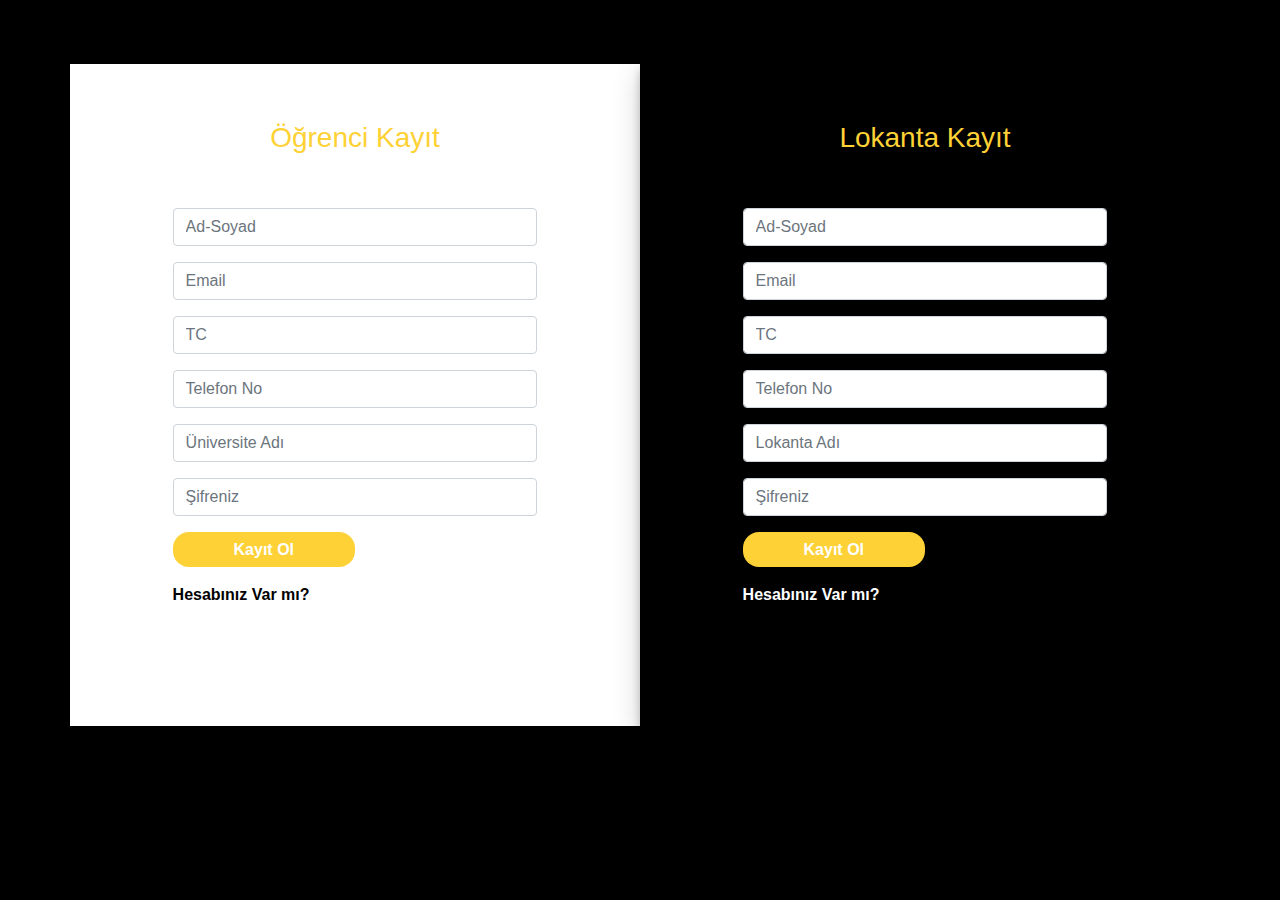
<file: kaydol.html>
<!DOCTYPE html>
<html lang="en">
<head>
    <meta charset="UTF-8">
    <title>Kayıt OL</title>

    <!-- CSS -->
    <link rel="stylesheet" type="text/css" href="css/bootstrap.min.css">
    <link rel="stylesheet" type="text/css" href="css/animate.css">


    <!-- Font Awesome -->
    <link rel="stylesheet" href="https://use.fontawesome.com/releases/v5.7.2/css/all.css" integrity="sha384-fnmOCqbTlWIlj8LyTjo7mOUStjsKC4pOpQbqyi7RrhN7udi9RwhKkMHpvLbHG9Sr" crossorigin="anonymous">

    <!-- Font Family -->
    <link href="https://fonts.googleapis.com/css?family=Montserrat:400,700" rel="stylesheet">
    <link href="https://fonts.googleapis.com/css?family=Roboto+Slab:300,400,700" rel="stylesheet">
    <link href="https://fonts.googleapis.com/css?family=Kaushan+Script" rel="stylesheet">

    <!-- JavaScript -->
    <script type="text/javascript" src="js/jquery-3.4.1.slim.min.js"></script>
    <script type="text/javascript" src="js/popper.min.js"></script>
    <script src="js/bootstrap.js" type="text/javascript"></script>
    <!------ Include the above in your HEAD tag ---------->
    <style>
        .login-container {
            margin-top: 5%;
            margin-bottom: 5%;
        }

        .login-form-1 {
            padding: 5%;
            background: #fff;
            box-shadow: 0 5px 8px 0 rgba(0, 0, 0, 0.2), 0 9px 26px 0 rgba(0, 0, 0, 0.19);
        }

            .login-form-1 h3 {
                text-align: center;
                color: #fed135;
            }

        .login-form-2 {
            padding: 5%;
            background: #1fed136;
            box-shadow: 0 5px 8px 0 rgba(0, 0, 0, 0.2), 0 9px 26px 0 rgba(0, 0, 0, 0.19);
        }

            .login-form-2 h3 {
                text-align: center;
                color: #fed136;
            }

        .login-container form {
            padding: 10%;
        }

        .btnSubmit {
            width: 50%;
            border-radius: 1rem;
            padding: 1.5%;
            border: none;
            cursor: pointer;
        }

        .login-form-1 .btnSubmit {
            font-weight: 600;
            color: #fff;
            background-color: #125896;
        }

        .login-form-2 .btnSubmit {
            font-weight: 600;
            color: #0062cc;
            background-color: #fff;
        }

        .login-form-2 .ForgetPwd {
            color: #fff;
            font-weight: 600;
            text-decoration: none;
        }

        .login-form-1 .ForgetPwd {
            color: #0062cc;
            font-weight: 600;
            text-decoration: none;
        }
		.form-group .btnSubmit{
		background-color:#fed136;
		color:#fff;
		}
		.hesap{
		color:#000;
		}
		.ForgetPwd{
		color:#000;
		}
		
		
    </style>
</head>
<body style="background-color: #000">

<div class="container login-container">
            <div class="row">
                <div class="col-md-6 login-form-1">
                    <h3>Öğrenci Kayıt</h3>
                    <form>
                        <div class="form-group">
                            <input type="text" class="form-control" placeholder="Ad-Soyad" value="" />
                        </div>
                        <div class="form-group">
                            <input type="text" class="form-control" placeholder="Email" value="" />
                        </div>
                        <div class="form-group">
                            <input type="text" class="form-control" placeholder="TC" value="" />
                        </div>
                         <div class="form-group">
                            <input type="text" class="form-control" placeholder="Telefon No" value="" />
                        </div>
                        <div class="form-group">
                            <input type="text" class="form-control" placeholder="Üniversite Adı" value="" />
                        </div>
                        <div class="form-group">
                            <input type="password" class="form-control" placeholder="Şifreniz" value="" />
                        </div>
                        <div class="form-group">
                            <input formaction="index.html" type="submit" class="btnSubmit" value="Kayıt Ol"  />
                        </div>
                        <div class="form-group">
                            <a href="#" class="ForgetPwd" style="color:#000;">Hesabınız Var mı?</a>
                        </div>
                    </form>
                </div>
                <div class="col-md-6 login-form-2">
                    <h3 style="color:#fed136;">Lokanta Kayıt</h3>
                    <form>
                        <div class="form-group">
                            <input type="text" class="form-control" placeholder="Ad-Soyad" value="" />
                        </div>
                        <div class="form-group">
                            <input type="text" class="form-control" placeholder="Email" value="" />
                        </div>
                        <div class="form-group">
                            <input type="text" class="form-control" placeholder="TC" value="" />
                        </div>
                         <div class="form-group">
                            <input type="text" class="form-control" placeholder="Telefon No" value="" />
                        </div>
                        <div class="form-group">
                            <input type="text" class="form-control" placeholder="Lokanta Adı" value="" />
                        </div>
                        <div class="form-group">
                            <input type="password" class="form-control" placeholder="Şifreniz" value="" />
                        </div>
                        <div class="form-group">
                            <input type="submit" formaction="index.html" class="btnSubmit" value="Kayıt Ol" />
                        </div>
                        <div class="form-group hesap">
                            <a href="#" class="ForgetPwd">Hesabınız Var mı?</a>
                        </div>
                    </form>
                </div>
            </div>
        </div>
</body>
</html>
</file>
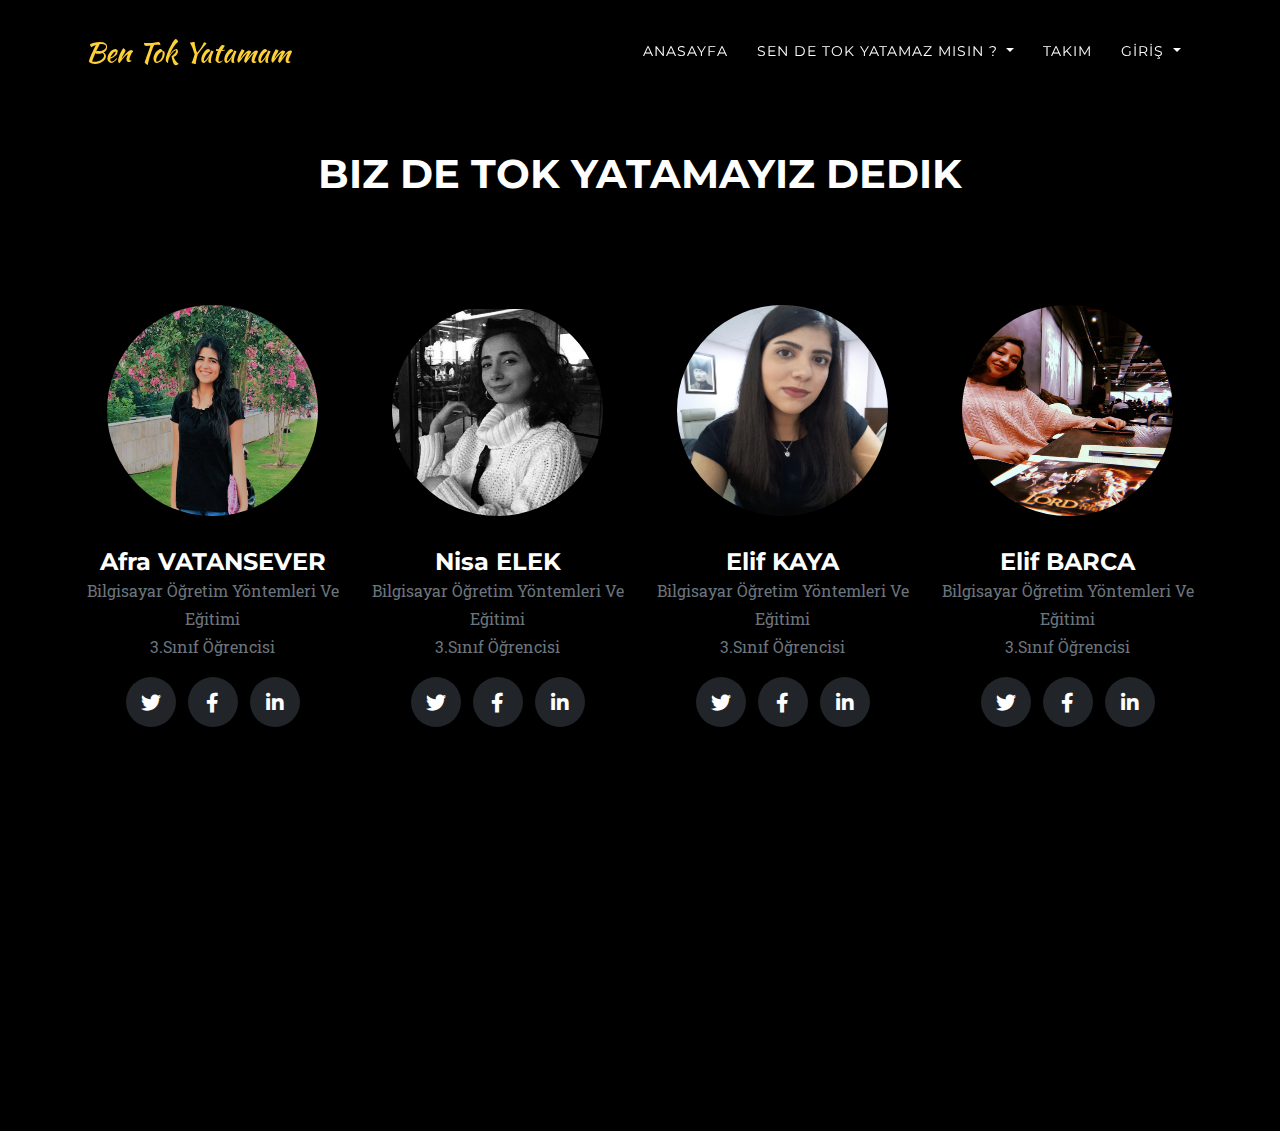
<file: kurucular.html>
<!DOCTYPE html>
<html lang="en">

<head>
    <meta charset="utf-8">
    <meta name="viewport" content="width=device-width, initial-scale=1, shrink-to-fit=no">
    <meta name="description" content="">
    <meta name="author" content="">

    <title>Ben Tok Yatamam</title>

    <!-- Bootstrap core <!-- Gerekli meta etiketleri -->
    <meta charset="utf-8">
    <meta name="viewport" content="width=device-width, initial-scale=1, shrink-to-fit=no">

    <!-- CSS -->
    <link rel="stylesheet" type="text/css" href="css/bootstrap.min.css">
    <link rel="stylesheet" type="text/css" href="css/animate.css">
    <link rel="stylesheet" type="text/css" href="css/agency.css">

    <!-- Font Awesome -->
    <link rel="stylesheet" href="https://use.fontawesome.com/releases/v5.7.2/css/all.css"
        integrity="sha384-fnmOCqbTlWIlj8LyTjo7mOUStjsKC4pOpQbqyi7RrhN7udi9RwhKkMHpvLbHG9Sr" crossorigin="anonymous">



    <!-- JavaScript -->
    <script type="text/javascript" src="js/jquery-3.4.1.slim.min.js"></script>
    <script type="text/javascript" src="js/popper.min.js"></script>



    <!-- Custom fonts for this template -->
    <link href="vendor/fontawesome-free/css/all.min.css" rel="stylesheet" type="text/css">
    <link href="https://fonts.googleapis.com/css?family=Montserrat:400,700" rel="stylesheet" type="text/css">
    <link href='https://fonts.googleapis.com/css?family=Kaushan+Script' rel='stylesheet' type='text/css'>
    <link href='https://fonts.googleapis.com/css?family=Droid+Serif:400,700,400italic,700italic' rel='stylesheet'
        type='text/css'>
    <link href='https://fonts.googleapis.com/css?family=Roboto+Slab:400,100,300,700' rel='stylesheet' type='text/css'>

    <!-- Custom styles for this template -->
    <link href="css/agency.min.css" rel="stylesheet">

</head>

<body id="page-top">

    <!-- Navigation -->
    <nav class="navbar navbar-expand-lg navbar-dark fixed-top" id="mainNav">
        <div class="container">
            <a class="navbar-brand js-scroll-trigger" href="#page-top">Ben Tok Yatamam</a>
            <button class="navbar-toggler navbar-toggler-right" type="button" data-toggle="collapse"
                data-target="#navbarResponsive" aria-controls="navbarResponsive" aria-expanded="false"
                aria-label="Toggle navigation">
                Menu
                <i class="fas fa-bars"></i>
            </button>
            <div class="collapse navbar-collapse" id="navbarResponsive">
                <ul class="navbar-nav text-uppercase ml-auto">

                    <li class="nav-item active">

                        <a href="index.html" class="nav-link">ANASAYFA <span class="sr-only">current </span></a>
                    </li>

                    <li class="nav-item dropdown">
                        <a class="nav-link dropdown-toggle" href="#" id="navbarDropdown" role="button"
                            data-toggle="dropdown" aria-haspopup="true" aria-expanded="false">
                            SEN DE TOK YATAMAZ MISIN ?
                        </a>




                        <div class="dropdown-menu" aria-labelledby="navbarDropdown">
                            <a class="dropdown-item" href="hangirestaurant.html"><i
                                    class="fas fa-utensils">&nbsp;&nbsp;Hangi restorantlar bizimle birlikte ?</i></a>
                            <a class="dropdown-item" href="hangiuni.html"><i class="fas fa-school">&nbsp;&nbsp;Hangi
                                    Üniversiteden öğrencilerimiz destekci ?</i></a>
                            <div class="dropdown-divider"></div>
                            <a class="dropdown-item" href="arama.html"><i class="fas fa-street-view">&nbsp;&nbsp;Dağıtım
                                    Noktası Ara</i></a>
                        </div>
                    </li>

                    <li class="nav-item ">


                        <a href="team.html" class="nav-link"> TAKIM </a>
                    </li>

                    <li class="nav-item dropdown">
                        <a class="nav-link dropdown-toggle" href="#" id="navbarDropdown" role="button"
                            data-toggle="dropdown" aria-haspopup="true" aria-expanded="false">
                            GİRİŞ
                        </a>




                        <div class="dropdown-menu" aria-labelledby="navbarDropdown">
                            <a class="dropdown-item" href="login.html"><i class="fa fa-user-plus ">&nbsp;&nbsp;OTURUM
                                    AÇ</i></a>
                            <a class="dropdown-item" href="signup.html"><i class="fas fa-user">&nbsp;&nbsp;ÜYE
                                    OL</i></a>
                        </div>
                    </li>

                </ul>
            </div>
        </div>
    </nav>


    <!-- Team -->
    <section class="bg-light page-section kurucurenk" id="team">
        <div class="container">
            <div class="row">
                <div class="col-lg-12 text-center">
                    <h2 class="section-heading text-uppercase kurucumetinhizala">Biz De Tok Yatamayız Dedik</h2>

                </div>
            </div>
            <div class="row">
                <div class="col-sm-3">
                    <div class="kurucular">
                        <img class="mx-auto rounded-circle image" src="img/team/afra.jpeg" alt="">
                        <h4>Afra VATANSEVER</h4>
                        <p class="text-muted">Bilgisayar Öğretim Yöntemleri Ve Eğitimi <br> 3.Sınıf Öğrencisi</p>
                        <ul class="list-inline social-buttons">
                            <li class="list-inline-item">
                                <a href="#">
                                    <i class="fab fa-twitter"></i>
                                </a>
                            </li>
                            <li class="list-inline-item">
                                <a href="#">
                                    <i class="fab fa-facebook-f"></i>
                                </a>
                            </li>
                            <li class="list-inline-item">
                                <a href="#">
                                    <i class="fab fa-linkedin-in"></i>
                                </a>
                            </li>
                        </ul>
                    </div>
                </div>
                <div class="col-sm-3">
                    <div class="kurucular">
                        <img class="mx-auto rounded-circle image" src="img/team/nisa.jpg" alt="">
                        <h4>Nisa ELEK</h4>
                        <p class="text-muted">Bilgisayar Öğretim Yöntemleri Ve Eğitimi <br> 3.Sınıf Öğrencisi</p>
                        <ul class="list-inline social-buttons">
                            <li class="list-inline-item">
                                <a href="#">
                                    <i class="fab fa-twitter"></i>
                                </a>
                            </li>
                            <li class="list-inline-item">
                                <a href="#">
                                    <i class="fab fa-facebook-f"></i>
                                </a>
                            </li>
                            <li class="list-inline-item">
                                <a href="#">
                                    <i class="fab fa-linkedin-in"></i>
                                </a>
                            </li>
                        </ul>
                    </div>
                </div>
                <div class="col-sm-3">
                    <div class="team-member">
                        <img class="mx-auto rounded-circle image " src="img/team/elif.jpg" alt="">
                        <h4>Elif KAYA</h4>
                        <p class="text-muted">Bilgisayar Öğretim Yöntemleri Ve Eğitimi <br> 3.Sınıf Öğrencisi</p>
                        <ul class="list-inline social-buttons">
                            <li class="list-inline-item">
                                <a href="#">
                                    <i class="fab fa-twitter"></i>
                                </a>
                            </li>
                            <li class="list-inline-item">
                                <a href="#">
                                    <i class="fab fa-facebook-f"></i>
                                </a>
                            </li>
                            <li class="list-inline-item">
                                <a href="#">
                                    <i class="fab fa-linkedin-in"></i>
                                </a>
                            </li>
                        </ul>
                    </div>
                </div>
                <div class="col-sm-3">
                    <div class="team-member">
                        <img class="mx-auto rounded-circle image" src="img/team/elifbarca.jpg" alt="">
                        <h4>Elif BARCA</h4>
                        <p class="text-muted">Bilgisayar Öğretim Yöntemleri Ve Eğitimi <br> 3.Sınıf Öğrencisi</p>
                        <ul class="list-inline social-buttons">
                            <li class="list-inline-item">
                                <a href="#">
                                    <i class="fab fa-twitter"></i>
                                </a>
                            </li>
                            <li class="list-inline-item">
                                <a href="#">
                                    <i class="fab fa-facebook-f"></i>
                                </a>
                            </li>
                            <li class="list-inline-item">
                                <a href="#">
                                    <i class="fab fa-linkedin-in"></i>
                                </a>
                            </li>
                        </ul>
                    </div>
                </div>
            </div>

        </div>
    </section>





    <footer class="footer ">
        <div class="container">
            <div class="row">

                <div class="col-lg-6 text-center text-lg-left my-auto  wow zoomIn">
                    <ul class="list-inline mb-2">
                        <li class="list-inline-item">
                            <a href="#">Hakkında</a>
                        </li>
                        <li class="list-inline-item">⋅</li>
                        <li class="list-inline-item">
                            <a href="#">İletişim</a>
                        </li>
                        <li class="list-inline-item">⋅</li>
                        <li class="list-inline-item">
                            <a href="#">Takım</a>
                        </li>
                        <li class="list-inline-item">⋅</li>
                        <li class="list-inline-item">
                            <a href="#">Gizlilik Sözleşmesi</a>
                        </li>
                    </ul>
                    <p class="text-muted small mb-4 mb-lg-0">© BenTokYatamam 2018.Tüm Hakları Saklıdır.</p>
                </div>
                <div class="col-lg-6 text-center text-lg-right my-auto  wow zoomIn">
                    <ul class="list-inline mb-0">
                        <li class="list-inline-item mr-3">
                            <a href="#">
                                <i class="fab fa-facebook fa-2x"></i>
                            </a>
                        </li>
                        <li class="list-inline-item mr-3">
                            <a href="#">
                                <i class="fab fa-twitter fa-2x fa-fw"></i>
                            </a>
                        </li>
                        <li class="list-inline-item">
                            <a href="#">
                                <i class="fab fa-instagram fa-2x fa-fw"></i>
                            </a>
                        </li>
                    </ul>
                </div>
            </div>
        </div>
    </footer>



    <!-- Animation -->
    <script src="https://ajax.googleapis.com/ajax/libs/jquery/3.3.1/jquery.min.js"></script>
    <script src="js/wow.js"></script>
    <script>
        new WOW().init();
    </script>
    <script type="text/javascript" src="js/main.js"></script>



    <!-- Bootstrap core JavaScript -->
    <script src="vendor/jquery/jquery.min.js"></script>
    <script src="vendor/bootstrap/js/bootstrap.bundle.min.js"></script>

    <!-- Plugin JavaScript -->
    <script src="vendor/jquery-easing/jquery.easing.min.js"></script>

    <!-- Contact form JavaScript -->
    <script src="js/jqBootstrapValidation.js"></script>
    <script src="js/contact_me.js"></script>

    <!-- Custom scripts for this template -->
    <script src="js/agency.min.js"></script>

</body>

</html>
</file>
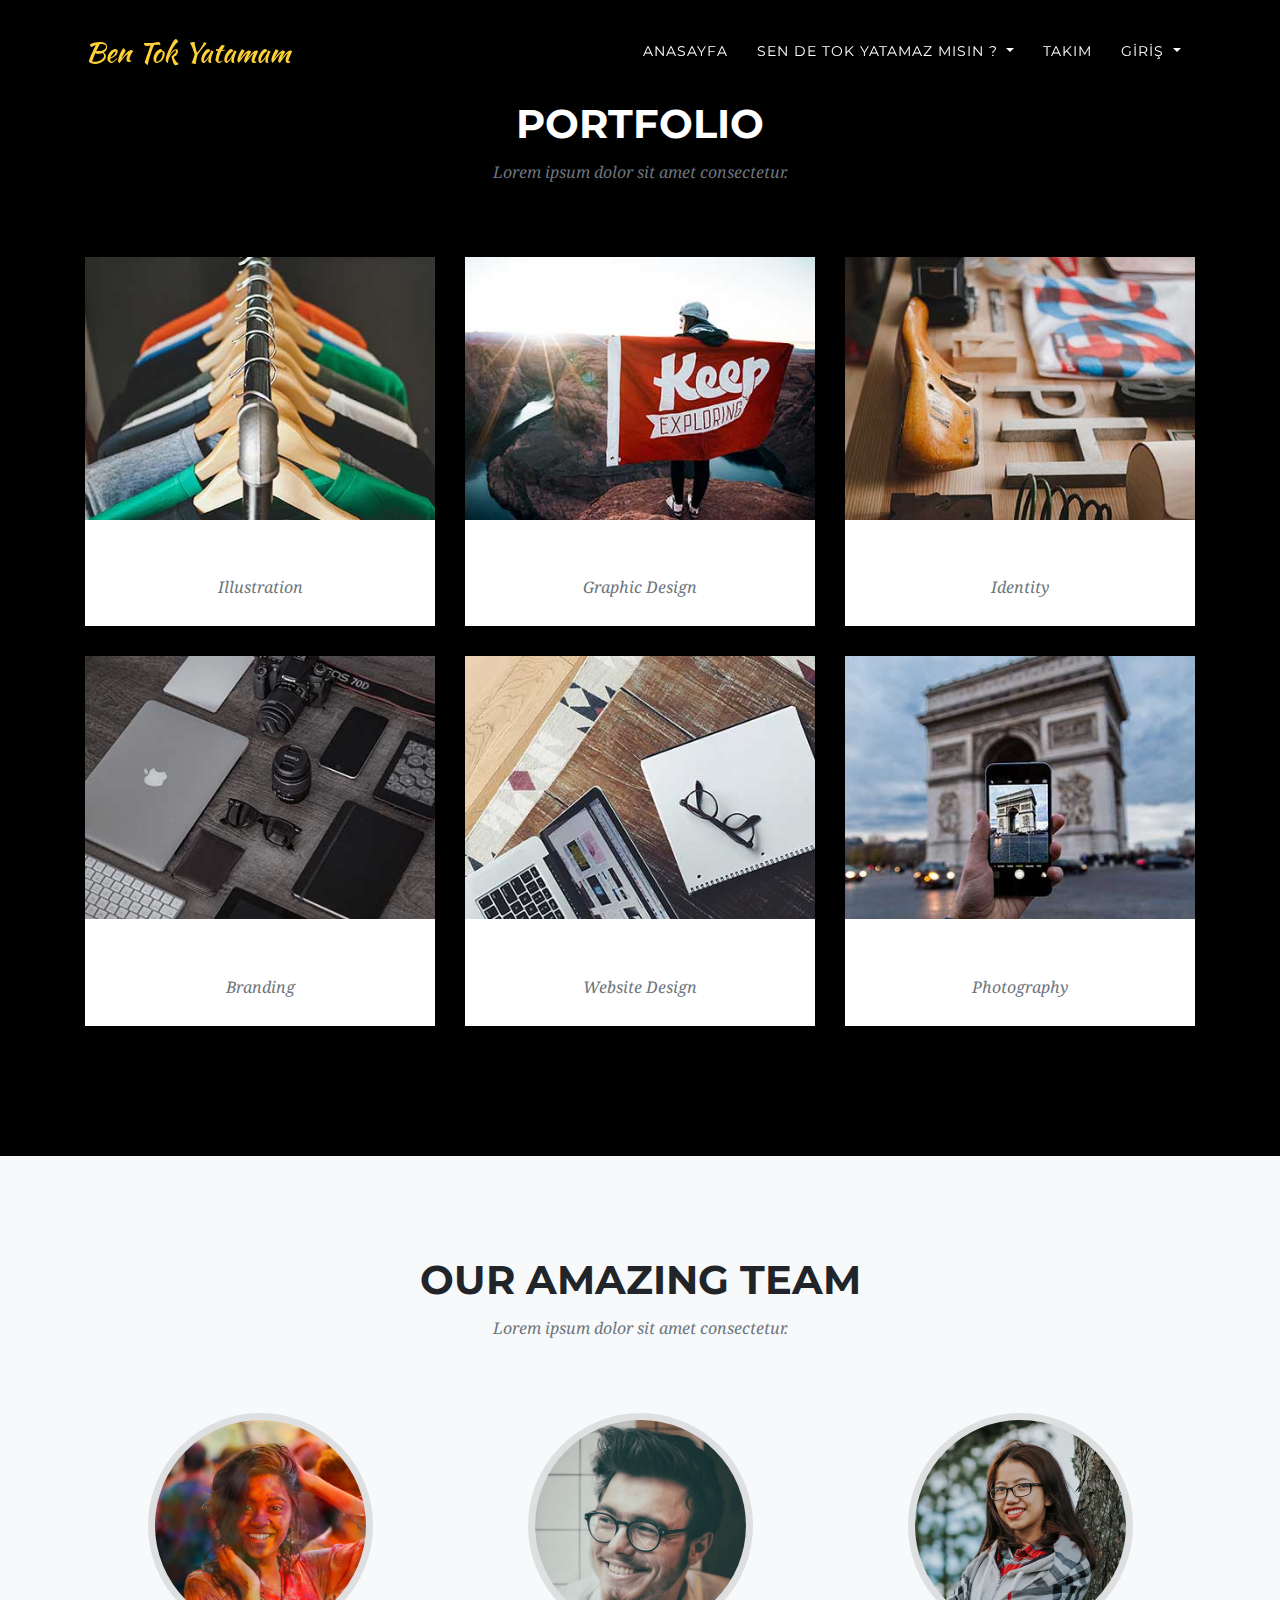
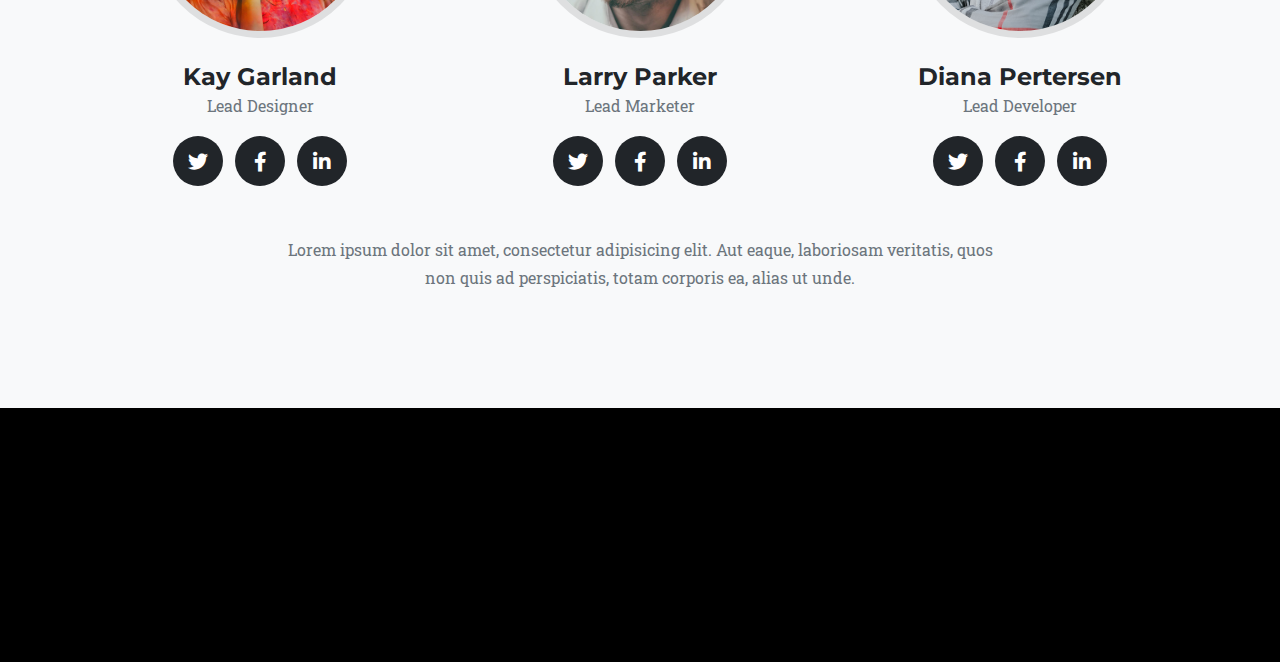
<file: lokantalar.html>
<!DOCTYPE html>
<html lang="en">

<head>
  <meta charset="utf-8">
  <meta name="viewport" content="width=device-width, initial-scale=1, shrink-to-fit=no">
  <meta name="description" content="">
  <meta name="author" content="">

  <title>Ben Tok Yatamam</title>

  <!-- Bootstrap core <!-- Gerekli meta etiketleri -->
  <meta charset="utf-8">
  <meta name="viewport" content="width=device-width, initial-scale=1, shrink-to-fit=no">

  <!-- CSS -->
  <link rel="stylesheet" type="text/css" href="css/bootstrap.min.css">
  <link rel="stylesheet" type="text/css" href="css/animate.css">
  <link rel="stylesheet" type="text/css" href="css/agency.css">

  <!-- Font Awesome -->
  <link rel="stylesheet" href="https://use.fontawesome.com/releases/v5.7.2/css/all.css"
    integrity="sha384-fnmOCqbTlWIlj8LyTjo7mOUStjsKC4pOpQbqyi7RrhN7udi9RwhKkMHpvLbHG9Sr" crossorigin="anonymous">



  <!-- JavaScript -->
  <script type="text/javascript" src="js/jquery-3.4.1.slim.min.js"></script>
  <script type="text/javascript" src="js/popper.min.js"></script>



  <!-- Custom fonts for this template -->
  <link href="vendor/fontawesome-free/css/all.min.css" rel="stylesheet" type="text/css">
  <link href="https://fonts.googleapis.com/css?family=Montserrat:400,700" rel="stylesheet" type="text/css">
  <link href='https://fonts.googleapis.com/css?family=Kaushan+Script' rel='stylesheet' type='text/css'>
  <link href='https://fonts.googleapis.com/css?family=Droid+Serif:400,700,400italic,700italic' rel='stylesheet'
    type='text/css'>
  <link href='https://fonts.googleapis.com/css?family=Roboto+Slab:400,100,300,700' rel='stylesheet' type='text/css'>

  <!-- Custom styles for this template -->
  <link href="css/agency.min.css" rel="stylesheet">

</head>

<body id="page-top">

  <!-- Navigation -->
  <nav class="navbar navbar-expand-lg navbar-dark fixed-top" id="mainNav">
    <div class="container">
      <a class="navbar-brand js-scroll-trigger" href="#page-top">Ben Tok Yatamam</a>
      <button class="navbar-toggler navbar-toggler-right" type="button" data-toggle="collapse"
        data-target="#navbarResponsive" aria-controls="navbarResponsive" aria-expanded="false"
        aria-label="Toggle navigation">
        Menu
        <i class="fas fa-bars"></i>
      </button>
      <div class="collapse navbar-collapse" id="navbarResponsive">
        <ul class="navbar-nav text-uppercase ml-auto">

          <li class="nav-item active">

            <a href="index.html" class="nav-link">ANASAYFA <span class="sr-only">current </span></a>
          </li>

          <li class="nav-item dropdown">
            <a class="nav-link dropdown-toggle" href="#" id="navbarDropdown" role="button" data-toggle="dropdown"
              aria-haspopup="true" aria-expanded="false">
              SEN DE TOK YATAMAZ MISIN ?
            </a>




            <div class="dropdown-menu" aria-labelledby="navbarDropdown">
              <a class="dropdown-item" href="hangirestaurant.html"><i class="fas fa-utensils">&nbsp;&nbsp;Hangi
                  restorantlar bizimle birlikte ?</i></a>
              <a class="dropdown-item" href="hangiuni.html"><i class="fas fa-school">&nbsp;&nbsp;Hangi Üniversiteden
                  öğrencilerimiz destekci ?</i></a>
              <div class="dropdown-divider"></div>
              <a class="dropdown-item" href="arama.html"><i class="fas fa-street-view">&nbsp;&nbsp;Dağıtım Noktası
                  Ara</i></a>
            </div>
          </li>

          <li class="nav-item ">


            <a href="team.html" class="nav-link"> TAKIM </a>
          </li>

          <li class="nav-item dropdown">
            <a class="nav-link dropdown-toggle" href="#" id="navbarDropdown" role="button" data-toggle="dropdown"
              aria-haspopup="true" aria-expanded="false">
              GİRİŞ
            </a>




            <div class="dropdown-menu" aria-labelledby="navbarDropdown">
              <a class="dropdown-item" href="login.html"><i class="fa fa-user-plus ">&nbsp;&nbsp;OTURUM AÇ</i></a>
              <a class="dropdown-item" href="signup.html"><i class="fas fa-user">&nbsp;&nbsp;ÜYE OL</i></a>
            </div>
          </li>

        </ul>
      </div>
    </div>
  </nav>


  <!-- Portfolio Grid -->
  <section class="bg-light page-section portfolyosection" id="portfolio">
    <div class="container">
      <div class="row">
        <div class="col-lg-12 text-center">
          <h2 class="section-heading text-uppercase">Portfolio</h2>
          <h3 class="section-subheading text-muted">Lorem ipsum dolor sit amet consectetur.</h3>
        </div>
      </div>
      <div class="row">
        <div class="col-md-4 col-sm-6 portfolio-item">
          <a class="portfolio-link" data-toggle="modal" href="#portfolioModal1">
            <div class="portfolio-hover">
              <div class="portfolio-hover-content">
                <i class="fas fa-plus fa-3x"></i>
              </div>
            </div>
            <img class="img-fluid" src="img/portfolio/01-thumbnail.jpg" alt="">
          </a>
          <div class="portfolio-caption">
            <h4>Threads</h4>
            <p class="text-muted">Illustration</p>
          </div>
        </div>
        <div class="col-md-4 col-sm-6 portfolio-item">
          <a class="portfolio-link" data-toggle="modal" href="#portfolioModal2">
            <div class="portfolio-hover">
              <div class="portfolio-hover-content">
                <i class="fas fa-plus fa-3x"></i>
              </div>
            </div>
            <img class="img-fluid" src="img/portfolio/02-thumbnail.jpg" alt="">
          </a>
          <div class="portfolio-caption">
            <h4>Explore</h4>
            <p class="text-muted">Graphic Design</p>
          </div>
        </div>
        <div class="col-md-4 col-sm-6 portfolio-item">
          <a class="portfolio-link" data-toggle="modal" href="#portfolioModal3">
            <div class="portfolio-hover">
              <div class="portfolio-hover-content">
                <i class="fas fa-plus fa-3x"></i>
              </div>
            </div>
            <img class="img-fluid" src="img/portfolio/03-thumbnail.jpg" alt="">
          </a>
          <div class="portfolio-caption">
            <h4>Finish</h4>
            <p class="text-muted">Identity</p>
          </div>
        </div>
        <div class="col-md-4 col-sm-6 portfolio-item">
          <a class="portfolio-link" data-toggle="modal" href="#portfolioModal4">
            <div class="portfolio-hover">
              <div class="portfolio-hover-content">
                <i class="fas fa-plus fa-3x"></i>
              </div>
            </div>
            <img class="img-fluid" src="img/portfolio/04-thumbnail.jpg" alt="">
          </a>
          <div class="portfolio-caption">
            <h4>Lines</h4>
            <p class="text-muted">Branding</p>
          </div>
        </div>
        <div class="col-md-4 col-sm-6 portfolio-item">
          <a class="portfolio-link" data-toggle="modal" href="#portfolioModal5">
            <div class="portfolio-hover">
              <div class="portfolio-hover-content">
                <i class="fas fa-plus fa-3x"></i>
              </div>
            </div>
            <img class="img-fluid" src="img/portfolio/05-thumbnail.jpg" alt="">
          </a>
          <div class="portfolio-caption">
            <h4>Southwest</h4>
            <p class="text-muted">Website Design</p>
          </div>
        </div>
        <div class="col-md-4 col-sm-6 portfolio-item">
          <a class="portfolio-link" data-toggle="modal" href="#portfolioModal6">
            <div class="portfolio-hover">
              <div class="portfolio-hover-content">
                <i class="fas fa-plus fa-3x"></i>
              </div>
            </div>
            <img class="img-fluid" src="img/portfolio/06-thumbnail.jpg" alt="">
          </a>
          <div class="portfolio-caption">
            <h4>Window</h4>
            <p class="text-muted">Photography</p>
          </div>
        </div>
      </div>
    </div>
  </section>



  <!-- Team -->
  <section class="bg-light page-section" id="team">
    <div class="container">
      <div class="row">
        <div class="col-lg-12 text-center">
          <h2 class="section-heading text-uppercase">Our Amazing Team</h2>
          <h3 class="section-subheading text-muted">Lorem ipsum dolor sit amet consectetur.</h3>
        </div>
      </div>
      <div class="row">
        <div class="col-sm-4">
          <div class="team-member">
            <img class="mx-auto rounded-circle" src="img/team/1.jpg" alt="">
            <h4>Kay Garland</h4>
            <p class="text-muted">Lead Designer</p>
            <ul class="list-inline social-buttons">
              <li class="list-inline-item">
                <a href="#">
                  <i class="fab fa-twitter"></i>
                </a>
              </li>
              <li class="list-inline-item">
                <a href="#">
                  <i class="fab fa-facebook-f"></i>
                </a>
              </li>
              <li class="list-inline-item">
                <a href="#">
                  <i class="fab fa-linkedin-in"></i>
                </a>
              </li>
            </ul>
          </div>
        </div>
        <div class="col-sm-4">
          <div class="team-member">
            <img class="mx-auto rounded-circle" src="img/team/2.jpg" alt="">
            <h4>Larry Parker</h4>
            <p class="text-muted">Lead Marketer</p>
            <ul class="list-inline social-buttons">
              <li class="list-inline-item">
                <a href="#">
                  <i class="fab fa-twitter"></i>
                </a>
              </li>
              <li class="list-inline-item">
                <a href="#">
                  <i class="fab fa-facebook-f"></i>
                </a>
              </li>
              <li class="list-inline-item">
                <a href="#">
                  <i class="fab fa-linkedin-in"></i>
                </a>
              </li>
            </ul>
          </div>
        </div>
        <div class="col-sm-4">
          <div class="team-member">
            <img class="mx-auto rounded-circle" src="img/team/3.jpg" alt="">
            <h4>Diana Pertersen</h4>
            <p class="text-muted">Lead Developer</p>
            <ul class="list-inline social-buttons">
              <li class="list-inline-item">
                <a href="#">
                  <i class="fab fa-twitter"></i>
                </a>
              </li>
              <li class="list-inline-item">
                <a href="#">
                  <i class="fab fa-facebook-f"></i>
                </a>
              </li>
              <li class="list-inline-item">
                <a href="#">
                  <i class="fab fa-linkedin-in"></i>
                </a>
              </li>
            </ul>
          </div>
        </div>
      </div>
      <div class="row">
        <div class="col-lg-8 mx-auto text-center">
          <p class="large text-muted">Lorem ipsum dolor sit amet, consectetur adipisicing elit. Aut eaque, laboriosam
            veritatis, quos non quis ad perspiciatis, totam corporis ea, alias ut unde.</p>
        </div>
      </div>
    </div>
  </section>



  <footer class="footer ">
    <div class="container">
      <div class="row">

        <div class="col-lg-6 text-center text-lg-left my-auto  wow zoomIn">
          <ul class="list-inline mb-2">
            <li class="list-inline-item">
              <a href="#">Hakkında</a>
            </li>
            <li class="list-inline-item">⋅</li>
            <li class="list-inline-item">
              <a href="#">İletişim</a>
            </li>
            <li class="list-inline-item">⋅</li>
            <li class="list-inline-item">
              <a href="#">Takım</a>
            </li>
            <li class="list-inline-item">⋅</li>
            <li class="list-inline-item">
              <a href="#">Gizlilik Sözleşmesi</a>
            </li>
          </ul>
          <p class="text-muted small mb-4 mb-lg-0">© BenTokYatamam 2018.Tüm Hakları Saklıdır.</p>
        </div>
        <div class="col-lg-6 text-center text-lg-right my-auto  wow zoomIn">
          <ul class="list-inline mb-0">
            <li class="list-inline-item mr-3">
              <a href="#">
                <i class="fab fa-facebook fa-2x"></i>
              </a>
            </li>
            <li class="list-inline-item mr-3">
              <a href="#">
                <i class="fab fa-twitter fa-2x fa-fw"></i>
              </a>
            </li>
            <li class="list-inline-item">
              <a href="#">
                <i class="fab fa-instagram fa-2x fa-fw"></i>
              </a>
            </li>
          </ul>
        </div>
      </div>
    </div>
  </footer>

  <!-- Portfolio Modals -->

  <!-- Modal 1 -->
  <div class="portfolio-modal modal fade  " id="portfolioModal1" tabindex="-1" role="dialog" aria-hidden="true">
    <div class="modal-dialog">
      <div class="modal-content">
        <div class="close-modal" data-dismiss="modal">
          <div class="lr">
            <div class="rl"></div>
          </div>
        </div>
        <div class="container">
          <div class="row">
            <div class="col-lg-8 mx-auto">
              <div class="modal-body">
                <!-- Project Details Go Here -->
                <h2 class="text-uppercase">Project Name</h2>
                <p class="item-intro text-muted">Lorem ipsum dolor sit amet consectetur.</p>
                <img class="img-fluid d-block mx-auto" src="img/portfolio/01-full.jpg" alt="">
                <p>Use this area to describe your project. Lorem ipsum dolor sit amet, consectetur adipisicing elit. Est
                  blanditiis dolorem culpa incidunt minus dignissimos deserunt repellat aperiam quasi sunt officia
                  expedita beatae cupiditate, maiores repudiandae, nostrum, reiciendis facere nemo!</p>
                <ul class="list-inline">
                  <li>Date: January 2017</li>
                  <li>Client: Threads</li>
                  <li>Category: Illustration</li>
                  <li> Yıldız Ver: <div class="container">
                      <span class="rateMe"></span>
                    </div>
                  </li>
                  <li>
                    <div class="alert alert-info">
                      <a href="#" class="close" data-dismiss="alert" aria-label="close">&times;</a>
                      <strong>Son 1 Saat Kaldı!</strong> 1 saat sonra dağıtıma kapanacak,lütfen acele et.
                    </div>
                  </li>
                </ul>
                <button class="btn btn-primary" data-dismiss="modal" type="button">
                  <i class="fas fa-times"></i>
                  Close Project</button>
              </div>
            </div>
          </div>
        </div>
      </div>
    </div>
  </div>

  <!-- Modal 2 -->
  <div class="portfolio-modal modal fade" id="portfolioModal2" tabindex="-1" role="dialog" aria-hidden="true">
    <div class="modal-dialog">
      <div class="modal-content">
        <div class="close-modal" data-dismiss="modal">
          <div class="lr">
            <div class="rl"></div>
          </div>
        </div>
        <div class="container">
          <div class="row">
            <div class="col-lg-8 mx-auto">
              <div class="modal-body">
                <!-- Project Details Go Here -->
                <h2 class="text-uppercase">Project Name</h2>
                <p class="item-intro text-muted">Lorem ipsum dolor sit amet consectetur.</p>
                <img class="img-fluid d-block mx-auto" src="img/portfolio/02-full.jpg" alt="">
                <p>Use this area to describe your project. Lorem ipsum dolor sit amet, consectetur adipisicing elit. Est
                  blanditiis dolorem culpa incidunt minus dignissimos deserunt repellat aperiam quasi sunt officia
                  expedita beatae cupiditate, maiores repudiandae, nostrum, reiciendis facere nemo!</p>
                <ul class="list-inline">
                  <li>Date: January 2017</li>
                  <li>Client: Explore</li>
                  <li>Category: Graphic Design</li>
                  <li>
                    <div class="alert alert-succses">
                      <a href="#" class="close" data-dismiss="alert" aria-label="close">&times;</a>
                      <strong>Dağıtıma Yeni başladı!</strong> 15.00-21.00 arası dağıtıma açık.
                    </div>
                  </li>
                  <li> Yıldız Ver: <div class="container">
                    <span class="rateMe"></span>
                  </div>
                </li>
                </ul>
                <button class="btn btn-primary" data-dismiss="modal" type="button">
                  <i class="fas fa-times"></i>
                  Close Project</button>
              </div>
            </div>
          </div>
        </div>
      </div>
    </div>
  </div>

  <!-- Modal 3 -->
  <div class="portfolio-modal modal fade" id="portfolioModal3" tabindex="-1" role="dialog" aria-hidden="true">
    <div class="modal-dialog">
      <div class="modal-content">
        <div class="close-modal" data-dismiss="modal">
          <div class="lr">
            <div class="rl"></div>
          </div>
        </div>
        <div class="container">
          <div class="row">
            <div class="col-lg-8 mx-auto">
              <div class="modal-body">
                <!-- Project Details Go Here -->
                <h2 class="text-uppercase">Project Name</h2>
                <p class="item-intro text-muted">Lorem ipsum dolor sit amet consectetur.</p>
                <img class="img-fluid d-block mx-auto" src="img/portfolio/03-full.jpg" alt="">
                <p>Use this area to describe your project. Lorem ipsum dolor sit amet, consectetur adipisicing elit. Est
                  blanditiis dolorem culpa incidunt minus dignissimos deserunt repellat aperiam quasi sunt officia
                  expedita beatae cupiditate, maiores repudiandae, nostrum, reiciendis facere nemo!</p>
                <ul class="list-inline">
                  <li>Date: January 2017</li>
                  <li>Client: Finish</li>
                  <li>Category: Identity</li>
                </ul>
                <button class="btn btn-primary" data-dismiss="modal" type="button">
                  <i class="fas fa-times"></i>
                  Close Project</button>
              </div>
            </div>
          </div>
        </div>
      </div>
    </div>
  </div>

  <!-- Modal 4 -->
  <div class="portfolio-modal modal fade" id="portfolioModal4" tabindex="-1" role="dialog" aria-hidden="true">
    <div class="modal-dialog">
      <div class="modal-content">
        <div class="close-modal" data-dismiss="modal">
          <div class="lr">
            <div class="rl"></div>
          </div>
        </div>
        <div class="container">
          <div class="row">
            <div class="col-lg-8 mx-auto">
              <div class="modal-body">
                <!-- Project Details Go Here -->
                <h2 class="text-uppercase">Project Name</h2>
                <p class="item-intro text-muted">Lorem ipsum dolor sit amet consectetur.</p>
                <img class="img-fluid d-block mx-auto" src="img/portfolio/04-full.jpg" alt="">
                <p>Use this area to describe your project. Lorem ipsum dolor sit amet, consectetur adipisicing elit. Est
                  blanditiis dolorem culpa incidunt minus dignissimos deserunt repellat aperiam quasi sunt officia
                  expedita beatae cupiditate, maiores repudiandae, nostrum, reiciendis facere nemo!</p>
                <ul class="list-inline">
                  <li>Date: January 2017</li>
                  <li>Client: Lines</li>
                  <li>Category: Branding</li>
                </ul>
                <button class="btn btn-primary" data-dismiss="modal" type="button">
                  <i class="fas fa-times"></i>
                  Close Project</button>
              </div>
            </div>
          </div>
        </div>
      </div>
    </div>
  </div>

  <!-- Modal 5 -->
  <div class="portfolio-modal modal fade" id="portfolioModal5" tabindex="-1" role="dialog" aria-hidden="true">
    <div class="modal-dialog">
      <div class="modal-content">
        <div class="close-modal" data-dismiss="modal">
          <div class="lr">
            <div class="rl"></div>
          </div>
        </div>
        <div class="container">
          <div class="row">
            <div class="col-lg-8 mx-auto">
              <div class="modal-body">
                <!-- Project Details Go Here -->
                <h2 class="text-uppercase">Project Name</h2>
                <p class="item-intro text-muted">Lorem ipsum dolor sit amet consectetur.</p>
                <img class="img-fluid d-block mx-auto" src="img/portfolio/05-full.jpg" alt="">
                <p>Use this area to describe your project. Lorem ipsum dolor sit amet, consectetur adipisicing elit. Est
                  blanditiis dolorem culpa incidunt minus dignissimos deserunt repellat aperiam quasi sunt officia
                  expedita beatae cupiditate, maiores repudiandae, nostrum, reiciendis facere nemo!</p>
                <ul class="list-inline">
                  <li>Date: January 2017</li>
                  <li>Client: Southwest</li>
                  <li>Category: Website Design</li>
                </ul>
                <button class="btn btn-primary" data-dismiss="modal" type="button">
                  <i class="fas fa-times"></i>
                  Close Project</button>
              </div>
            </div>
          </div>
        </div>
      </div>
    </div>
  </div>

  <!-- Modal 6 -->
  <div class="portfolio-modal modal fade" id="portfolioModal6" tabindex="-1" role="dialog" aria-hidden="true">
    <div class="modal-dialog">
      <div class="modal-content">
        <div class="close-modal" data-dismiss="modal">
          <div class="lr">
            <div class="rl"></div>
          </div>
        </div>
        <div class="container">
          <div class="row">
            <div class="col-lg-8 mx-auto">
              <div class="modal-body">
                <!-- Project Details Go Here -->
                <h2 class="text-uppercase">Project Name</h2>
                <p class="item-intro text-muted">Lorem ipsum dolor sit amet consectetur.</p>
                <img class="img-fluid d-block mx-auto" src="img/portfolio/06-full.jpg" alt="">
                <p>Use this area to describe your project. Lorem ipsum dolor sit amet, consectetur adipisicing elit. Est
                  blanditiis dolorem culpa incidunt minus dignissimos deserunt repellat aperiam quasi sunt officia
                  expedita beatae cupiditate, maiores repudiandae, nostrum, reiciendis facere nemo!</p>
                <ul class="list-inline">
                  <li>Date: January 2017</li>
                  <li>Client: Window</li>
                  <li>Category: Photography</li>
                </ul>
                <button class="btn btn-primary" data-dismiss="modal" type="button">
                  <i class="fas fa-times"></i>
                  Close Project</button>
              </div>
            </div>
          </div>
        </div>
      </div>
    </div>
  </div>
  <!-- Animation -->
  <script src="https://ajax.googleapis.com/ajax/libs/jquery/3.3.1/jquery.min.js"></script>
  <script src="js/wow.js"></script>
  <script>
    new WOW().init();
  </script>
  <script type="text/javascript" src="js/main.js"></script>


  <!-- Bootstrap core JavaScript -->
  <script src="vendor/jquery/jquery.min.js"></script>
  <script src="vendor/bootstrap/js/bootstrap.bundle.min.js"></script>

  <!-- Plugin JavaScript -->
  <script src="vendor/jquery-easing/jquery.easing.min.js"></script>

  <!-- Contact form JavaScript -->
  <script src="js/jqBootstrapValidation.js"></script>
  <script src="js/contact_me.js"></script>

  <!-- Custom scripts for this template -->
  <script src="js/agency.min.js"></script>

  <!-- rating.js file -->
  <script src="js/addons/rating.min.js"></script>

  <script>
    // Rating Initialization
    $(document).ready(function () {
      $('.rateMe').mdbRate();
    });
  </script>
</body>

</html>
</file>
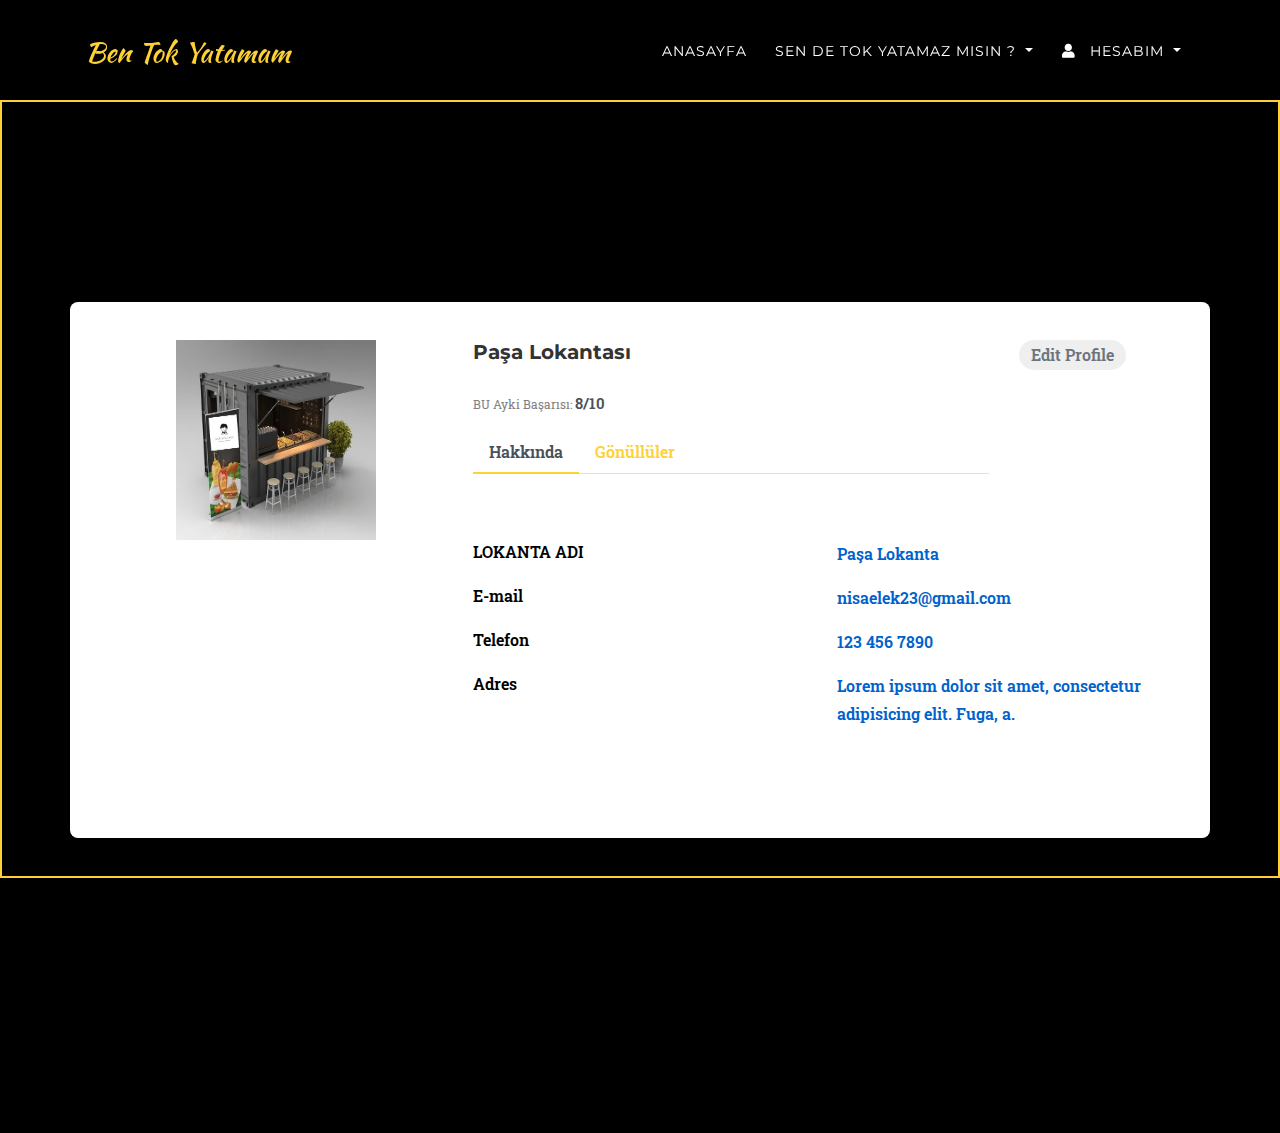
<file: lokantapage.html>
<!DOCTYPE html>
<html lang="en">

<head>

  <meta charset="utf-8">
  <meta name="viewport" content="width=device-width, initial-scale=1, shrink-to-fit=no">
  <meta name="description" content="">
  <meta name="author" content="">

  <title>Ben Tok Yatamam</title>

  <!-- Bootstrap core <!-- Gerekli meta etiketleri -->
    <meta charset="utf-8">
    <meta name="viewport" content="width=device-width, initial-scale=1, shrink-to-fit=no">

    <!-- CSS -->
    <link rel="stylesheet" type="text/css" href="css/bootstrap.min.css">
    <link rel="stylesheet" type="text/css" href="css/animate.css"> 
    <link rel="stylesheet" type="text/css" href="css/agency.css">

    <!-- Font Awesome -->
    <link rel="stylesheet" href="https://use.fontawesome.com/releases/v5.7.2/css/all.css" integrity="sha384-fnmOCqbTlWIlj8LyTjo7mOUStjsKC4pOpQbqyi7RrhN7udi9RwhKkMHpvLbHG9Sr" crossorigin="anonymous">



    <!-- JavaScript -->
    <script type="text/javascript" src="js/jquery-3.4.1.slim.min.js"></script>
    <script type="text/javascript" src="js/popper.min.js"></script>



  <!-- Custom fonts for this template -->
  <link href="vendor/fontawesome-free/css/all.min.css" rel="stylesheet" type="text/css">
  <link href="https://fonts.googleapis.com/css?family=Montserrat:400,700" rel="stylesheet" type="text/css">
  <link href='https://fonts.googleapis.com/css?family=Kaushan+Script' rel='stylesheet' type='text/css'>
  <link href='https://fonts.googleapis.com/css?family=Droid+Serif:400,700,400italic,700italic' rel='stylesheet' type='text/css'>
  <link href='https://fonts.googleapis.com/css?family=Roboto+Slab:400,100,300,700' rel='stylesheet' type='text/css'>

  <!-- Custom styles for this template -->
  <link href="css/agency.min.css" rel="stylesheet">

</head>

<body id="page-top" class="anaekran">

  <!-- Nav -->
  <nav class="navbar navbar-expand-lg navbar-dark fixed-top" id="mainNav">
    <div class="container">
      <a class="navbar-brand js-scroll-trigger" href="#page-top">Ben Tok Yatamam</a>
      <button class="navbar-toggler navbar-toggler-right" type="button" data-toggle="collapse" data-target="#navbarResponsive" aria-controls="navbarResponsive" aria-expanded="false" aria-label="Toggle navigation">
        Menu
        <i class="fas fa-bars"></i>
      </button>
      <div class="collapse navbar-collapse" id="navbarResponsive">
        <ul class="navbar-nav text-uppercase ml-auto">
         
                              <li class="nav-item active">

                                  <a href="index.html" class="nav-link">ANASAYFA <span class="sr-only">current </span></a>
                              </li>
                               
                <li class="nav-item dropdown">
        <a class="nav-link dropdown-toggle" href="#" id="navbarDropdown" role="button" data-toggle="dropdown" aria-haspopup="true" aria-expanded="false">
          SEN DE TOK YATAMAZ MISIN ?
        </a>
                    
                   

                   
        <div class="dropdown-menu"  aria-labelledby="navbarDropdown">
          <a class="dropdown-item" href="hangirestaurant.html"><i class="fas fa-utensils">&nbsp;&nbsp;Hangi restorantlar bizimle birlikte ?</i></a>
          <a class="dropdown-item" href="hangiuni.html"><i class="fas fa-school">&nbsp;&nbsp;Hangi Üniversiteden öğrencilerimiz destekci ?</i></a>
          <div class="dropdown-divider"></div>
          <a class="dropdown-item" href="dagitimnoktalari.html"><i class="fas fa-street-view">&nbsp;&nbsp;Dağıtım Noktalarımız</i></a>
        </div>
      </li>
                              
                            <li class="nav-item dropdown">
        <a class="nav-link dropdown-toggle" href="#" id="navbarDropdown" role="button" data-toggle="dropdown" aria-haspopup="true" aria-expanded="false"><i class="fas fa-user">&nbsp;&nbsp;</i> HESABIM
      
        </a>
                    
                   

                   
        <div class="dropdown-menu" aria-labelledby="navbarDropdown" >
          <a class="dropdown-item" href="login.html"><i class="fas fa-sign-out-alt">&nbsp;&nbsp;Çıkış Yap</i></a>
          
                    </div>
                              </li>
                 
                 
                 
                 
                 
                 
                 

                                
                             
                                          
                
                      
        </ul>
      </div>
    </div>
  </nav>

  <!-- profil ekranı-->
    <div class="profilekrani" >
        <div class="cerceveuye">
    <div class="container emp-profile">
            <form method="post">
                <div class="row">
                    <div class="col-md-4">
                        <div class="profile-img">
                        <img src="img/lokanta/lokanta2.jpg" style="width: 200px;height: 200px;">
                           
                        </div>
                    </div>
                    <div class="col-md-6">
                        <div class="profile-head">
                                    <h5>
                                        Paşa Lokantası
                                    </h5>
                                  
                                    <p class="proile-rating">BU Ayki Başarısı: <span>8/10</span></p>
                            <ul class="nav nav-tabs" id="myTab" role="tablist">
                                <li class="nav-item">
                                    <a class="nav-link active" id="home-tab" data-toggle="tab" href="#home" role="tab" aria-controls="home" aria-selected="true">Hakkında</a>
                                </li>
                                <li class="nav-item">
                                    <a class="nav-link" id="profile-tab" data-toggle="tab" href="#profile" role="tab" aria-controls="profile" aria-selected="false">Gönüllüler</a>
                                </li>
                            </ul>
                        </div>
                    </div>
                    <div class="col-md-2">
                        <input type="submit" class="profile-edit-btn" name="btnAddMore" value="Edit Profile"/>
                    </div>
                </div>
                <div class="row">
                    <div class="col-md-4">
                        <div class="profile-work">
                            <p></p>
                            <a ></a><br/>
                            <a ></a><br/>
                            <a href=""></a>
                            <p></p>
                            <a href=""></a><br/>
                            <a href=""></a><br/>
                            <a href=""></a><br/>
                            <a href=""></a><br/>
                            <a href=""></a><br/>
                        </div>
                    </div>
                    <div class="col-md-8">
                        <div class="tab-content profile-tab" id="myTabContent" style="color:#000;">
                            <div class="tab-pane fade show active" id="home" role="tabpanel" aria-labelledby="home-tab">
                                        
                                        <div class="row">
                                            <div class="col-md-6">
                                                <label>LOKANTA ADI</label>
                                            </div>
                                            <div class="col-md-6">
                                                <p>Paşa Lokanta</p>
                                            </div>
                                        </div>
                                        <div class="row">
                                            <div class="col-md-6">
                                                <label>E-mail</label>
                                            </div>
                                            <div class="col-md-6">
                                                <p>nisaelek23@gmail.com</p>
                                            </div>
                                        </div>
                                        <div class="row">
                                            <div class="col-md-6">
                                                <label>Telefon</label>
                                            </div>
                                            <div class="col-md-6">
                                                <p>123 456 7890</p>
                                            </div>
                                        </div>
                                        <div class="row">
                                            <div class="col-md-6">
                                                <label>Adres</label>
                                            </div>
                                            <div class="col-md-6">
                                                <p>Lorem ipsum dolor sit amet, consectetur adipisicing elit. Fuga, a.</p>
                                            </div>
                                        </div>
                            </div>
                            <div class="tab-pane fade" id="profile" role="tabpanel" aria-labelledby="profile-tab">
                                        <div class="container">
      <div class="row">
        <div class="col-lg-12 text-center lgrenk">
          <h2 class="section-heading text-uppercase">Bizimle Olan Öğrencilerimiz</h2>
         
        </div>
      </div>
      <div class="row">
        <div class="col-md-4 col-sm-6 portfolio-item">
         
            <div class="portfolio-hover">
              <div class="portfolio-hover-content">
               
              </div>
            </div>
            <img class="img-fluid" src="img/g3.jpg" alt="">
          
          <div class="portfolio-caption">
           <p class="baslikrenk">Zekeriya Koç</p>
            <p class="text-muted">Marmara Üniversitesi</p>
          </div>
        </div>
        <div class="col-md-4 col-sm-6 portfolio-item">
         
            <div class="portfolio-hover">
              <div class="portfolio-hover-content">
               
              </div>
            </div>
            <img class="img-fluid" src="img/g3.jpg" alt="">
        
          <div class="portfolio-caption">
           <p class="baslikrenk">Ayşin Arslan</p>
            <p class="text-muted">İstanbul Üniversitesi</p>
          </div>
        </div>
        <div class="col-md-4 col-sm-6 portfolio-item">
         
            <div class="portfolio-hover">
              <div class="portfolio-hover-content">
                
              </div>
            </div>
            <img class="img-fluid" src="img/g3.jpg" alt="">
         
          <div class="portfolio-caption">
            <p class="baslikrenk">Ege Altınmeşe</p>
            <p class="text-muted">İstanbul Teknik Üniversitesi</p>
          </div>
        </div>
                                           
     
        </div>
            <div class="row">
        <div class="col-lg-12 text-center lgrenk">
          <h2 class="section-heading text-uppercase">Öğrencilerin Katılım Durumu</h2>
         
        </div>
      </div>
                   <div class="row">
        <div class="col-md-4 col-sm-6 portfolio-item">
          
            <div class="portfolio-hover">
              <div class="portfolio-hover-content">
               
              </div>
            </div>
            <img class="img-fluid" src="img/portfolio/01-thumbnail.jpg" alt="">
          <div class="portfolio-caption">
              <div class="progress">
  <div class="progress-bar progress-bar-striped bg-info" role="progressbar" style="width: 20%" aria-valuenow="10" aria-valuemin="0" aria-valuemax="100"></div>
</div>
              <div class="alert alert-info">
    <a href="#" class="close" data-dismiss="alert" aria-label="close">&times;</a>
    <strong>8 Dağıtıma Katıldı!</strong> Gayretin ve vicdanın bizi çok mutlu ediyor.Bravo sana sende bizdensin.
  </div>
            <p class="baslikrenk">Zekeriya Koç</p>
            <p class="text-muted">Marmara 
            üniversitesi</p>
          </div>
        </div>
        <div class="col-md-4 col-sm-6 portfolio-item">
          <a class="portfolio-link" data-toggle="modal" href="#portfolioModal2">
            <div class="portfolio-hover">
              <div class="portfolio-hover-content">
               
              </div>
            </div>
            <img class="img-fluid" src="img/portfolio/02-thumbnail.jpg" alt="">
          </a>
          <div class="portfolio-caption">
    <div class="progress">
  <div class="progress-bar progress-bar-striped  bg-warning" role="progressbar" style="width: 50%" aria-valuenow="50" aria-valuemin="0" aria-valuemax="100"></div>
        
</div>
              <div class="alert alert-warning">
    <a href="#" class="close" data-dismiss="alert" aria-label="close">&times;</a>
    <strong>5 Dağıtıma Katıldı!</strong> Bakıyoruz da sen de tok yatamıyorsun. <BR>
  </div>
           <p class="baslikrenk">Ayşin Arslan</p>
            <p class="text-muted">Marmara Üniversitesi</p>
          </div>
        </div>
        <div class="col-md-4 col-sm-6 portfolio-item">
         
            <div class="portfolio-hover">
              <div class="portfolio-hover-content">
                
              </div>
            </div>
            <img class="img-fluid" src="img/portfolio/03-thumbnail.jpg" alt="">
        
          <div class="portfolio-caption">
              <div class="progress">
  <div class="progress-bar progress-bar-striped  bg-success" role="progressbar" style="width: 100%" aria-valuenow="100" aria-valuemin="0" aria-valuemax="100"></div>
                  
</div>
              <div class="alert alert-success">
    <a href="#" class="close" data-dismiss="alert" aria-label="close">&times;</a>
    <strong>Tebrikler!</strong> Paşa Lokantasında bir ücretsiz menü kazandın!
                 <br> Kuponun:23DFR45S
  </div>
           <p class="baslikrenk">Ege Altınmeşe</p>
            <p class="text-muted">İstanbul Teknik Üniversitesi</p>
          </div>
        </div>
                                           
     
        </div>                             
        
      </div>
    </div>
                         
                        </div>
                    </div>
                </div>
                    
                      </div>
               
            </form>  
            </div>
        </div>
       

  
<footer class="footer ">
            <div class="container">
                <div class="row">

                    <div class="col-lg-6 text-center text-lg-left my-auto  wow zoomIn">
                        <ul class="list-inline mb-2">
                            <li class="list-inline-item">
                                <a href="#">Hakkında</a>
                            </li>
                            <li class="list-inline-item">⋅</li>
                            <li class="list-inline-item">
                                <a href="#">İletişim</a>
                            </li>
                            <li class="list-inline-item">⋅</li>
                            <li class="list-inline-item">
                                <a href="#">Takım</a>
                            </li>
                            <li class="list-inline-item">⋅</li>
                            <li class="list-inline-item">
                                <a href="#">Gizlilik Sözleşmesi</a>
                            </li>
                        </ul>
                        <p class="text-muted small mb-4 mb-lg-0">© BenTokYatamam 2020.Tüm Hakları Saklıdır.</p>
                    </div>
                    <div class="col-lg-6 text-center text-lg-right my-auto  wow zoomIn">
                        <ul class="list-inline mb-0">
                            <li class="list-inline-item mr-3">
                                <a href="#">
                                   <i class="fab fa-facebook fa-2x"></i>
                                </a>
                            </li>
                            <li class="list-inline-item mr-3">
                                <a href="#">
                                    <i class="fab fa-twitter fa-2x fa-fw"></i>
                                </a>
                            </li>
                            <li class="list-inline-item">
                                <a href="#">
                                    <i class="fab fa-instagram fa-2x fa-fw"></i>
                                </a>
                            </li>
                        </ul>
                    </div>
                </div>
            </div>
        </footer>

  

  <!-- Animation -->
    <script src="https://ajax.googleapis.com/ajax/libs/jquery/3.3.1/jquery.min.js"></script>
    <script src="js/wow.js"></script>
              <script>
              new WOW().init();
    </script>
    <script type="text/javascript" src="js/main.js"></script>
      <script>

  
  <!-- Bootstrap core JavaScript -->
  <script src="vendor/jquery/jquery.min.js"></script>
  <script src="vendor/bootstrap/js/bootstrap.bundle.min.js"></script>

  <!-- Plugin JavaScript -->
  <script src="vendor/jquery-easing/jquery.easing.min.js"></script>

  <!-- Contact form JavaScript -->
  <script src="js/jqBootstrapValidation.js"></script>
  <script src="js/contact_me.js"></script>

  <!-- Custom scripts for this template -->
  <script src="js/agency.min.js"></script>

</body>

</html>
</file>
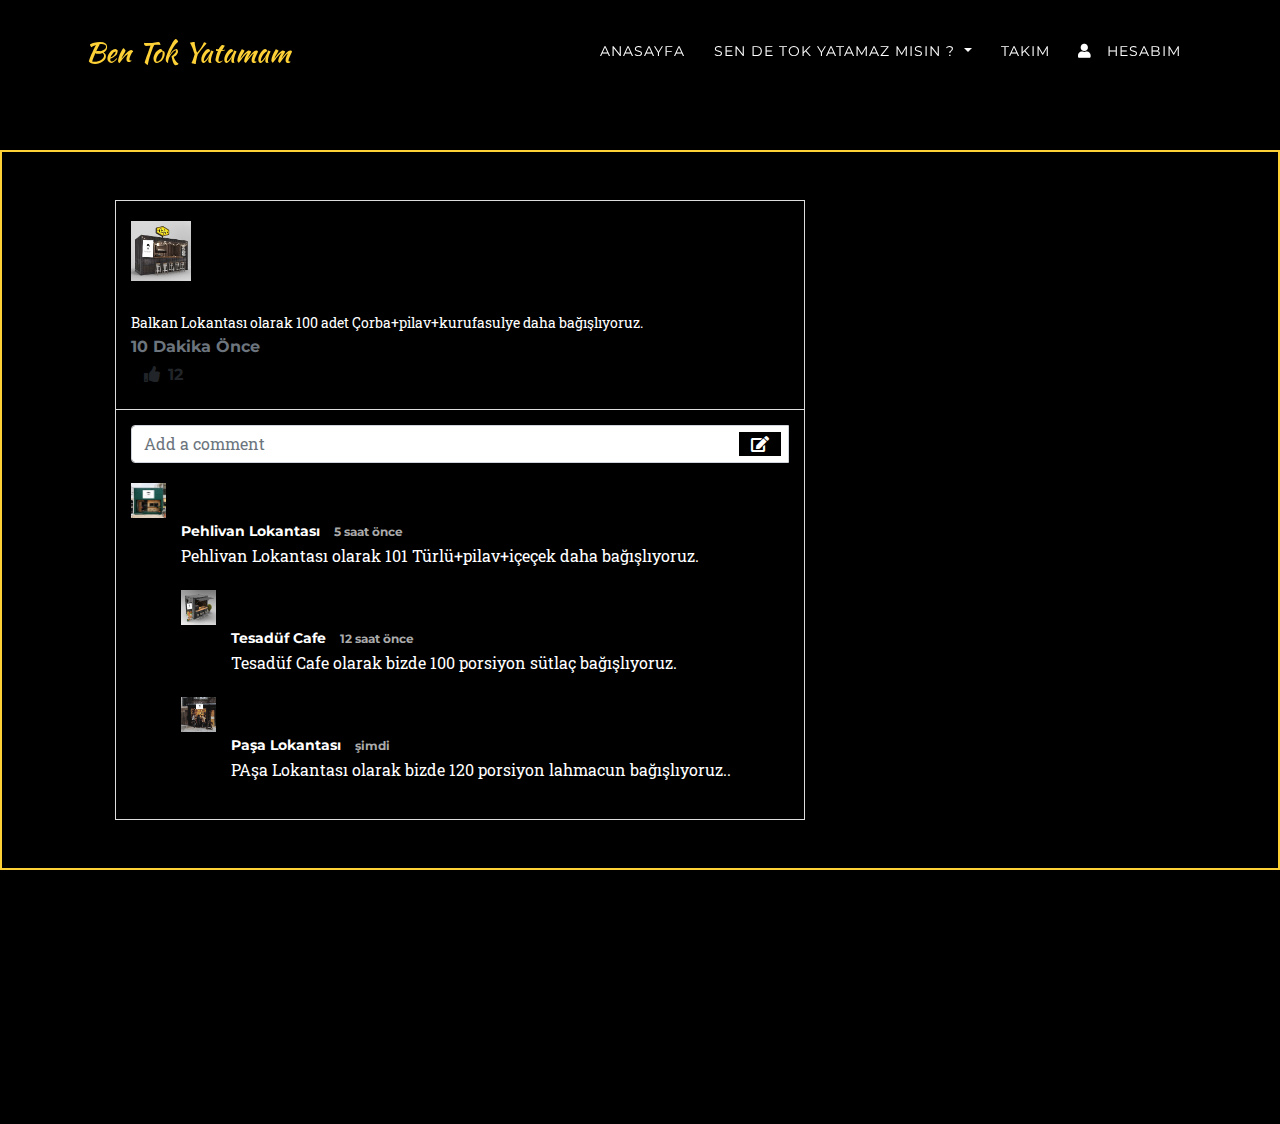
<file: lokantateklifi.html>
<!DOCTYPE html>
<html lang="en">

<head>

  <meta charset="utf-8">
  <meta name="viewport" content="width=device-width, initial-scale=1, shrink-to-fit=no">
  <meta name="description" content="">
  <meta name="author" content="">

  <title>Ben Tok Yatamam</title>

  <!-- Bootstrap core <!-- Gerekli meta etiketleri -->
  <meta charset="utf-8">
  <meta name="viewport" content="width=device-width, initial-scale=1, shrink-to-fit=no">

  <!-- CSS -->
  <link rel="stylesheet" type="text/css" href="css/bootstrap.min.css">
  <link rel="stylesheet" type="text/css" href="css/animate.css">
  <link rel="stylesheet" type="text/css" href="css/agency.css">

  <!-- Font Awesome -->
  <link rel="stylesheet" href="https://use.fontawesome.com/releases/v5.7.2/css/all.css"
    integrity="sha384-fnmOCqbTlWIlj8LyTjo7mOUStjsKC4pOpQbqyi7RrhN7udi9RwhKkMHpvLbHG9Sr" crossorigin="anonymous">



  <!-- JavaScript -->
  <script type="text/javascript" src="js/jquery-3.4.1.slim.min.js"></script>
  <script type="text/javascript" src="js/popper.min.js"></script>



  <!-- Custom fonts for this template -->
  <link href="vendor/fontawesome-free/css/all.min.css" rel="stylesheet" type="text/css">
  <link href="https://fonts.googleapis.com/css?family=Montserrat:400,700" rel="stylesheet" type="text/css">
  <link href='https://fonts.googleapis.com/css?family=Kaushan+Script' rel='stylesheet' type='text/css'>
  <link href='https://fonts.googleapis.com/css?family=Droid+Serif:400,700,400italic,700italic' rel='stylesheet'
    type='text/css'>
  <link href='https://fonts.googleapis.com/css?family=Roboto+Slab:400,100,300,700' rel='stylesheet' type='text/css'>

  <!-- Custom styles for this template -->
  <link href="css/agency.min.css" rel="stylesheet">
  <style>
    p {
      color: white;
    }

    h4 {
      color: white;
    }

    .panel-shadow {
      box-shadow: rgba(0, 0, 0, 0.3) 7px 7px 7px;
    }

    .panel-white {
      border: 1px solid #dddddd;
    }

    .panel-white .panel-heading {
      color: #333;
      background-color: #fff;
      border-color: #ddd;
    }

    .panel-white .panel-footer {
      background-color: #fff;
      border-color: #ddd;
    }

    .post .post-heading {
      height: 95px;
      padding: 20px 15px;
    }

    .post .post-heading .avatar {
      width: 60px;
      height: 60px;
      display: block;
      margin-right: 15px;
    }

    .post .post-heading .meta .title {
      margin-bottom: 0;
    }

    .post .post-heading .meta .title a {
      color: black;
    }

    .post .post-heading .meta .title a:hover {
      color: #aaaaaa;
    }

    .post .post-heading .meta .time {
      margin-top: 8px;
      color: #999;
    }

    .post .post-image .image {
      width: 100%;
      height: auto;
    }

    .post .post-description {
      padding: 15px;
    }

    .post .post-description p {
      font-size: 14px;
    }

    .post .post-description .stats {
      margin-top: 20px;
    }

    .post .post-description .stats .stat-item {
      display: inline-block;
      margin-right: 15px;
    }

    .post .post-description .stats .stat-item .icon {
      margin-right: 8px;
    }

    .post .post-footer {
      border-top: 1px solid #ddd;
      padding: 15px;
    }

    .post .post-footer .input-group-addon a {
      color: #fff;
    }

    .post .post-footer .comments-list {
      padding: 0;
      margin-top: 20px;
      list-style-type: none;
    }

    .post .post-footer .comments-list .comment {
      display: block;
      width: 100%;
      margin: 20px 0;
    }

    .post .post-footer .comments-list .comment .avatar {
      width: 35px;
      height: 35px;
    }

    .post .post-footer .comments-list .comment .comment-heading {
      display: block;
      width: 100%;
    }

    .post .post-footer .comments-list .comment .comment-heading .user {
      font-size: 14px;
      font-weight: bold;
      display: inline;
      margin-top: 0;
      margin-right: 10px;
    }

    .post .post-footer .comments-list .comment .comment-heading .time {
      font-size: 12px;
      color: #aaa;
      margin-top: 0;
      display: inline;
    }

    .post .post-footer .comments-list .comment .comment-body {
      margin-left: 50px;
    }

    .post .post-footer .comments-list .comment>.comments-list {
      margin-left: 50px;
    }
  </style>
</head>

<body id="page-top" class="anaekran">

  <!-- Nav -->
  <nav class="navbar navbar-expand-lg navbar-dark fixed-top" id="mainNav">
    <div class="container">
      <a class="navbar-brand js-scroll-trigger" href="#page-top">Ben Tok Yatamam</a>
      <button class="navbar-toggler navbar-toggler-right" type="button" data-toggle="collapse"
        data-target="#navbarResponsive" aria-controls="navbarResponsive" aria-expanded="false"
        aria-label="Toggle navigation">
        Menu
        <i class="fas fa-bars"></i>
      </button>
      <div class="collapse navbar-collapse" id="navbarResponsive">
        <ul class="navbar-nav text-uppercase ml-auto">

          <li class="nav-item active">

            <a href="index.html" class="nav-link">ANASAYFA <span class="sr-only">current </span></a>
          </li>

          <li class="nav-item dropdown">
            <a class="nav-link dropdown-toggle" href="#" id="navbarDropdown" role="button" data-toggle="dropdown"
              aria-haspopup="true" aria-expanded="false">
              SEN DE TOK YATAMAZ MISIN ?
            </a>




            <div class="dropdown-menu" aria-labelledby="navbarDropdown">
              <a class="dropdown-item" href="hangirestaurant.html"><i class="fas fa-utensils">&nbsp;&nbsp;Hangi
                  restorantlar bizimle birlikte ?</i></a>
              <a class="dropdown-item" href="hangiuni.html"><i class="fas fa-school">&nbsp;&nbsp;Hangi Üniversiteden
                  öğrencilerimiz destekci ?</i></a>
              <div class="dropdown-divider"></div>
              <a class="dropdown-item" href="dagitimnoktalari.html"><i class="fas fa-street-view">&nbsp;&nbsp;Dağıtım
                  Noktalarımız</i></a>
              <a class="dropdown-item" href="lokantateklifi.html"><i class="fas fa-street-view">&nbsp;&nbsp;lokanta
                  Teklifleri</i></a>
            </div>
          </li>

          <li class="nav-item ">


            <a href="team.html" class="nav-link"> TAKIM </a>
          </li>
          <li class="nav-item ">


            <a href="team.html" class="nav-link"><i class="fas fa-user">&nbsp;&nbsp;</i> HESABIM </a>
          </li>



        </ul>
      </div>
    </div>
  </nav>

  <section class="profil  py-5 lokantacerceve">
    <div class="container">

      <div class="container">
        <div class="col-sm-8">
          <div class="panel panel-white post panel-shadow">
            <div class="post-heading">
              <div class="pull-left image">
                <img src="img/lokanta/lokanta6.jpg" class="img-circle avatar" alt="user profile image">
              </div>
              <div class="pull-left meta">
                <div class="title h5">
                  <a href="#"><b>Balkan Lokantası </b></a>

                </div>
                <br>
                <h6 class="text-muted time">10 Dakika Önce</h6>
              </div>
            </div>
            <div class="post-description">
              <p>Balkan Lokantası olarak 100 adet Çorba+pilav+kurufasulye daha bağışlıyoruz.</p>
              <div class="stats">
                <a href="#" class="btn btn-default stat-item">
                  <i class="fa fa-thumbs-up icon"></i>12
                </a>

              </div>
            </div>
            <div class="post-footer">
              <div class="input-group" style="position: relative;">
                <input class="form-control" placeholder="Add a comment" type="text" style="width: 100%;">
                <span class="input-group-addon" style="
                    position: absolute;
                    right: 8px;
                    top: 7px;
                    color: black;
                    background: black;
                    width: 42px;
                    height: 24px;
                    text-align: center;
                ">
                  <a href="#"><i class="fa fa-edit"></i></a>
                </span>
              </div>
              <ul class="comments-list">
                <li class="comment">
                  <a class="pull-left" href="#">
                    <img class="avatar" src="img/lokanta/1.lokanta.jpg" alt="avatar">
                  </a>
                  <div class="comment-body">
                    <div class="comment-heading">
                      <h4 class="user">Pehlivan Lokantası</h4>
                      <h5 class="time">5 saat önce</h5>
                    </div>
                    <p>Pehlivan Lokantası olarak 101 Türlü+pilav+içeçek daha bağışlıyoruz.</p>
                  </div>
                  <ul class="comments-list">
                    <li class="comment">
                      <a class="pull-left" href="#">
                        <img class="avatar" src="img/lokanta/lokanta2.jpg" alt="avatar">
                      </a>
                      <div class="comment-body">
                        <div class="comment-heading">
                          <h4 class="user">Tesadüf Cafe</h4>
                          <h5 class="time">12 saat önce</h5>
                        </div>
                        <p>Tesadüf Cafe olarak bizde 100 porsiyon sütlaç bağışlıyoruz.</p>
                      </div>
                    </li>
                    <li class="comment">
                      <a class="pull-left" href="#">
                        <img class="avatar" src="img/lokanta/lokanta3.jpg" alt="avatar">
                      </a>
                      <div class="comment-body">
                        <div class="comment-heading">
                          <h4 class="user">Paşa Lokantası</h4>
                          <h5 class="time">şimdi</h5>
                        </div>
                        <p>PAşa Lokantası olarak bizde 120 porsiyon lahmacun bağışlıyoruz..</p>
                      </div>
                    </li>
                  </ul>
                </li>
              </ul>
            </div>
          </div>
        </div>
      </div>









    </div>


  </section>



  <footer class="footer ">
    <div class="container">
      <div class="row">

        <div class="col-lg-6 text-center text-lg-left my-auto  wow zoomIn">
          <ul class="list-inline mb-2">
            <li class="list-inline-item">
              <a href="#">Hakkında</a>
            </li>
            <li class="list-inline-item">⋅</li>
            <li class="list-inline-item">
              <a href="#">İletişim</a>
            </li>
            <li class="list-inline-item">⋅</li>
            <li class="list-inline-item">
              <a href="#">Takım</a>
            </li>
            <li class="list-inline-item">⋅</li>
            <li class="list-inline-item">
              <a href="#">Gizlilik Sözleşmesi</a>
            </li>
          </ul>
          <p class="text-muted small mb-4 mb-lg-0">© BenTokYatamam 2018.Tüm Hakları Saklıdır.</p>
        </div>
        <div class="col-lg-6 text-center text-lg-right my-auto  wow zoomIn">
          <ul class="list-inline mb-0">
            <li class="list-inline-item mr-3">
              <a href="#">
                <i class="fab fa-facebook fa-2x"></i>
              </a>
            </li>
            <li class="list-inline-item mr-3">
              <a href="#">
                <i class="fab fa-twitter fa-2x fa-fw"></i>
              </a>
            </li>
            <li class="list-inline-item">
              <a href="#">
                <i class="fab fa-instagram fa-2x fa-fw"></i>
              </a>
            </li>
          </ul>
        </div>
      </div>
    </div>
  </footer>



  <!-- Animation -->
  <script src="https://ajax.googleapis.com/ajax/libs/jquery/3.3.1/jquery.min.js"></script>
  <script src="js/wow.js"></script>
  <script>
    new WOW().init();
  </script>
  <script type="text/javascript" src="js/main.js"></script>



  <!-- Bootstrap core JavaScript -->
  <script src="vendor/jquery/jquery.min.js"></script>
  <script src="vendor/bootstrap/js/bootstrap.bundle.min.js"></script>

  <!-- Plugin JavaScript -->
  <script src="vendor/jquery-easing/jquery.easing.min.js"></script>

  <!-- Contact form JavaScript -->
  <script src="js/jqBootstrapValidation.js"></script>
  <script src="js/contact_me.js"></script>

  <!-- Custom scripts for this template -->
  <script src="js/agency.min.js"></script>

</body>

</html>
</file>
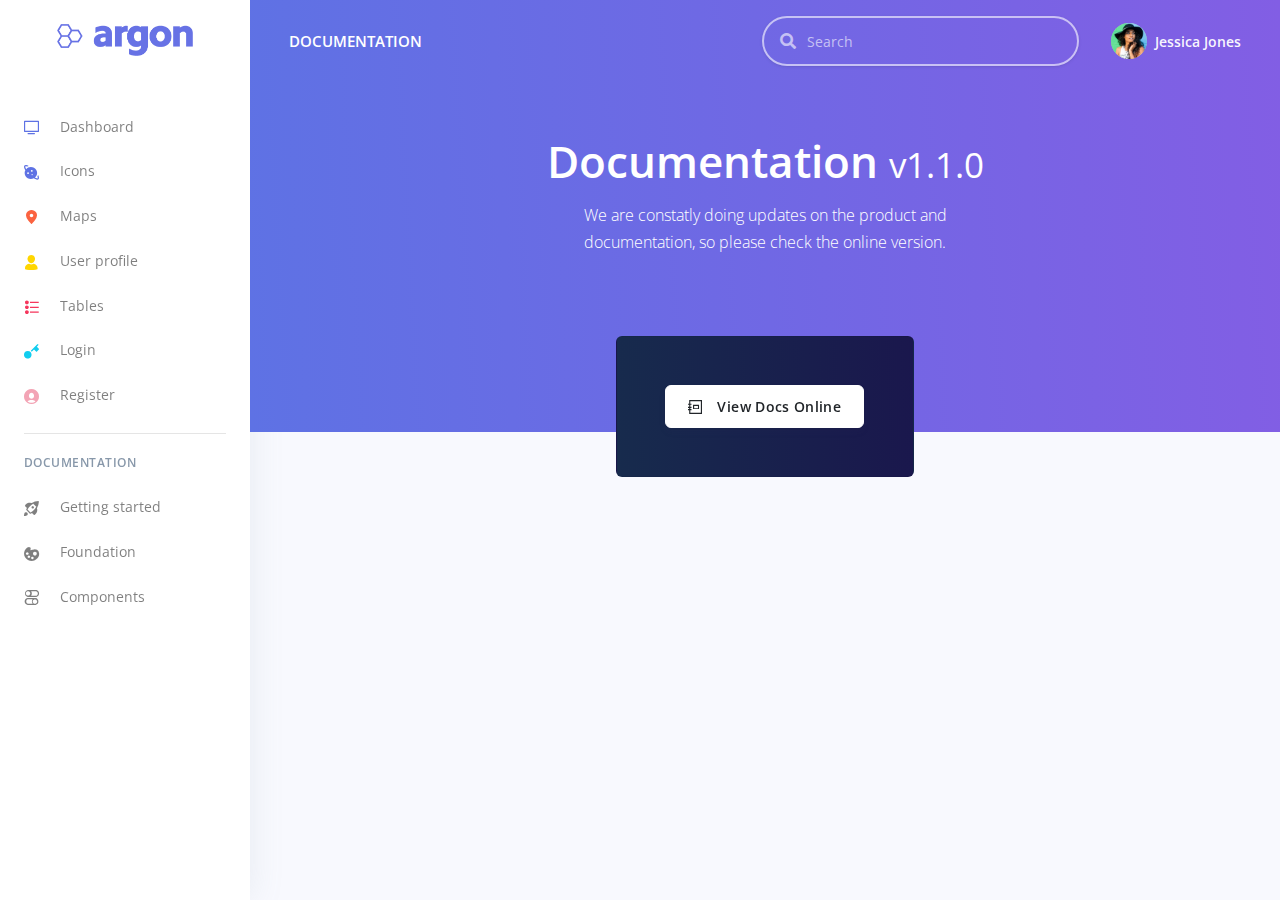
<file: docs/documentation.html>
<!DOCTYPE html>
<html>

<head>
  <meta charset="utf-8">
  <meta name="viewport" content="width=device-width, initial-scale=1, shrink-to-fit=no">
  <meta name="description" content="Start your development with a Dashboard for Bootstrap 4.">
  <meta name="author" content="Creative Tim">
  <title>Argon Dashboard - Free Dashboard for Bootstrap 4</title>
  <!-- Favicon -->
  <link href="../assets/img/brand/favicon.png" rel="icon" type="image/png">
  <!-- Fonts -->
  <link href="https://fonts.googleapis.com/css?family=Open+Sans:300,400,600,700" rel="stylesheet">
  <!-- Icons -->
  <link href="../assets/js/plugins/nucleo/css/nucleo.css" rel="stylesheet">
  <link href="../assets/js/plugins/@fortawesome/fontawesome-free/css/all.min.css" rel="stylesheet">
  <!-- Argon CSS -->
  <link type="text/css" href="../assets/css/argon-dashboard.css?v=1.0.0" rel="stylesheet">
</head>

<body>
  <!-- Sidenav -->
  <nav class="navbar navbar-vertical fixed-left navbar-expand-md navbar-light bg-white" id="sidenav-main">
    <div class="container-fluid">
      <!-- Toggler -->
      <button class="navbar-toggler" type="button" data-toggle="collapse" data-target="#sidenav-collapse-main" aria-controls="sidenav-main" aria-expanded="false" aria-label="Toggle navigation">
        <span class="navbar-toggler-icon"></span>
      </button>
      <!-- Brand -->
      <a class="navbar-brand pt-0" href="../index.html">
        <img src="../assets/img/brand/blue.png" class="navbar-brand-img" alt="...">
      </a>
      <!-- User -->
      <ul class="nav align-items-center d-md-none">
        <li class="nav-item dropdown">
          <a class="nav-link nav-link-icon" href="#" role="button" data-toggle="dropdown" aria-haspopup="true" aria-expanded="false">
            <i class="ni ni-bell-55"></i>
          </a>
          <div class="dropdown-menu dropdown-menu-arrow dropdown-menu-right" aria-labelledby="navbar-default_dropdown_1">
            <a class="dropdown-item" href="#">Action</a>
            <a class="dropdown-item" href="#">Another action</a>
            <div class="dropdown-divider"></div>
            <a class="dropdown-item" href="#">Something else here</a>
          </div>
        </li>
        <li class="nav-item dropdown">
          <a class="nav-link" href="#" role="button" data-toggle="dropdown" aria-haspopup="true" aria-expanded="false">
            <div class="media align-items-center">
              <span class="avatar avatar-sm rounded-circle">
                <img alt="Image placeholder" src="../assets/img/theme/team-1-800x800.jpg">
              </span>
            </div>
          </a>
          <div class="dropdown-menu dropdown-menu-arrow dropdown-menu-right">
            <div class=" dropdown-header noti-title">
              <h6 class="text-overflow m-0">Welcome!</h6>
            </div>
            <a href="../examples/profile.html" class="dropdown-item">
              <i class="ni ni-single-02"></i>
              <span>My profile</span>
            </a>
            <a href="../examples/profile.html" class="dropdown-item">
              <i class="ni ni-settings-gear-65"></i>
              <span>Settings</span>
            </a>
            <a href="../examples/profile.html" class="dropdown-item">
              <i class="ni ni-calendar-grid-58"></i>
              <span>Activity</span>
            </a>
            <a href="../examples/profile.html" class="dropdown-item">
              <i class="ni ni-support-16"></i>
              <span>Support</span>
            </a>
            <div class="dropdown-divider"></div>
            <a href="#!" class="dropdown-item">
              <i class="ni ni-user-run"></i>
              <span>Logout</span>
            </a>
          </div>
        </li>
      </ul>
      <!-- Collapse -->
      <div class="collapse navbar-collapse" id="sidenav-collapse-main">
        <!-- Collapse header -->
        <div class="navbar-collapse-header d-md-none">
          <div class="row">
            <div class="col-6 collapse-brand">
              <a href="../index.html">
                <img src="../assets/img/brand/blue.png">
              </a>
            </div>
            <div class="col-6 collapse-close">
              <button type="button" class="navbar-toggler" data-toggle="collapse" data-target="#sidenav-collapse-main" aria-controls="sidenav-main" aria-expanded="false" aria-label="Toggle sidenav">
                <span></span>
                <span></span>
              </button>
            </div>
          </div>
        </div>
        <!-- Form -->
        <form class="mt-4 mb-3 d-md-none">
          <div class="input-group input-group-rounded input-group-merge">
            <input type="search" class="form-control form-control-rounded form-control-prepended" placeholder="Search" aria-label="Search">
            <div class="input-group-prepend">
              <div class="input-group-text">
                <span class="fa fa-search"></span>
              </div>
            </div>
          </div>
        </form>
        <!-- Navigation -->
        <ul class="navbar-nav">
          <li class="nav-item">
            <a class="nav-link" href="../index.html">
              <i class="ni ni-tv-2 text-primary"></i> Dashboard
            </a>
          </li>
          <li class="nav-item">
            <a class="nav-link" href="../examples/icons.html">
              <i class="ni ni-planet text-blue"></i> Icons
            </a>
          </li>
          <li class="nav-item">
            <a class="nav-link" href="../examples/maps.html">
              <i class="ni ni-pin-3 text-orange"></i> Maps
            </a>
          </li>
          <li class="nav-item">
            <a class="nav-link" href="../examples/profile.html">
              <i class="ni ni-single-02 text-yellow"></i> User profile
            </a>
          </li>
          <li class="nav-item">
            <a class="nav-link" href="../examples/tables.html">
              <i class="ni ni-bullet-list-67 text-red"></i> Tables
            </a>
          </li>
          <li class="nav-item">
            <a class="nav-link" href="../examples/login.html">
              <i class="ni ni-key-25 text-info"></i> Login
            </a>
          </li>
          <li class="nav-item">
            <a class="nav-link" href="../examples/register.html">
              <i class="ni ni-circle-08 text-pink"></i> Register
            </a>
          </li>
        </ul>
        <!-- Divider -->
        <hr class="my-3">
        <!-- Heading -->
        <h6 class="navbar-heading text-muted">Documentation</h6>
        <!-- Navigation -->
        <ul class="navbar-nav mb-md-3">
          <li class="nav-item">
            <a class="nav-link" href="https://demos.creative-tim.com/argon-dashboard/docs/getting-started/overview.html">
              <i class="ni ni-spaceship"></i> Getting started
            </a>
          </li>
          <li class="nav-item">
            <a class="nav-link" href="https://demos.creative-tim.com/argon-dashboard/docs/foundation/colors.html">
              <i class="ni ni-palette"></i> Foundation
            </a>
          </li>
          <li class="nav-item">
            <a class="nav-link" href="https://demos.creative-tim.com/argon-dashboard/docs/components/alerts.html">
              <i class="ni ni-ui-04"></i> Components
            </a>
          </li>
        </ul>
      </div>
    </div>
  </nav>
  <!-- Main content -->
  <div class="main-content">
    <!-- Top navbar -->
    <nav class="navbar navbar-top navbar-expand-md navbar-dark" id="navbar-main">
      <div class="container-fluid">
        <!-- Brand -->
        <a class="h4 mb-0 text-white text-uppercase d-none d-lg-inline-block" href="../index.html">Documentation</a>
        <!-- Form -->
        <form class="navbar-search navbar-search-dark form-inline mr-3 d-none d-md-flex ml-lg-auto">
          <div class="form-group mb-0">
            <div class="input-group input-group-alternative">
              <div class="input-group-prepend">
                <span class="input-group-text"><i class="fas fa-search"></i></span>
              </div>
              <input class="form-control" placeholder="Search" type="text">
            </div>
          </div>
        </form>
        <!-- User -->
        <ul class="navbar-nav align-items-center d-none d-md-flex">
          <li class="nav-item dropdown">
            <a class="nav-link pr-0" href="#" role="button" data-toggle="dropdown" aria-haspopup="true" aria-expanded="false">
              <div class="media align-items-center">
                <span class="avatar avatar-sm rounded-circle">
                  <img alt="Image placeholder" src="../assets/img/theme/team-4-800x800.jpg">
                </span>
                <div class="media-body ml-2 d-none d-lg-block">
                  <span class="mb-0 text-sm  font-weight-bold">Jessica Jones</span>
                </div>
              </div>
            </a>
            <div class="dropdown-menu dropdown-menu-arrow dropdown-menu-right">
              <div class=" dropdown-header noti-title">
                <h6 class="text-overflow m-0">Welcome!</h6>
              </div>
              <a href="../examples/profile.html" class="dropdown-item">
                <i class="ni ni-single-02"></i>
                <span>My profile</span>
              </a>
              <a href="../examples/profile.html" class="dropdown-item">
                <i class="ni ni-settings-gear-65"></i>
                <span>Settings</span>
              </a>
              <a href="../examples/profile.html" class="dropdown-item">
                <i class="ni ni-calendar-grid-58"></i>
                <span>Activity</span>
              </a>
              <a href="../examples/profile.html" class="dropdown-item">
                <i class="ni ni-support-16"></i>
                <span>Support</span>
              </a>
              <div class="dropdown-divider"></div>
              <a href="#!" class="dropdown-item">
                <i class="ni ni-user-run"></i>
                <span>Logout</span>
              </a>
            </div>
          </li>
        </ul>
      </div>
    </nav>
    <!-- Header -->
    <div class="header bg-gradient-primary pb-8 pt-5 pt-lg-8 d-flex align-items-center">
      <!-- Header container -->
      <div class="container-fluid">
        <div class="row justify-content-center">
          <div class="col-lg-6 col-md-10 text-center">
            <h1 class="display-2 text-white">Documentation <small>v1.1.0</small></h1>
            <p class="text-white mt-0 mb-5">We are constatly doing updates on the product and documentation, so please check the online version.</p>
          </div>
        </div>
      </div>
    </div>
    <!-- Page content -->
    <div class="container-fluid mt--7">
      <div class="row justify-content-center">
        <div class="col-lg-4">
          <div class="card bg-gradient-default text-center p-5">
            <a href="https://demos.creative-tim.com/argon-dashboard/docs/getting-started/overview.html" class="btn btn-white btn-icon mb-3 mb-sm-0">
              <span class="btn-inner--icon"><i class="ni ni-collection"></i></span>
              <span class="btn-inner--text">View Docs Online</span>
            </a>
          </div>
        </div>
      </div>
      <!-- Footer -->
    </div>
  </div>
  <!-- Argon Scripts -->
  <!-- Core -->
  <script src="../assets/js/plugins/jquery/dist/jquery.min.js"></script>
  <script src="../assets/js/plugins/bootstrap/dist/js/bootstrap.bundle.min.js"></script>
  <!-- Argon JS -->
  <script src="../assets/js/argon-dashboard.js?v=1.0.0"></script>
</body>

</html>
</file>
<file: css/agency.css>
body {
  overflow-x: hidden;
  font-family: 'Roboto Slab', -apple-system, BlinkMacSystemFont, 'Segoe UI', Roboto, 'Helvetica Neue', Arial, sans-serif, 'Apple Color Emoji', 'Segoe UI Emoji', 'Segoe UI Symbol', 'Noto Color Emoji';
}

p {
  line-height: 1.75;
}

a {
  color: #fed136;
}

a:hover {
  color: #fec503;
}

.text-primary {
  color: #fed136 !important;
}

h1, h2, h3, h4, h5, h6 {
  font-weight: 700;
  font-family: 'Montserrat', -apple-system, BlinkMacSystemFont, 'Segoe UI', Roboto, 'Helvetica Neue', Arial, sans-serif, 'Apple Color Emoji', 'Segoe UI Emoji', 'Segoe UI Symbol', 'Noto Color Emoji';
}

.page-section {
  padding: 100px 0;
}

.page-section h2.section-heading {
  font-size: 40px;
  margin-top: 0;
  margin-bottom: 15px;
}

.page-section h3.section-subheading {
  font-size: 16px;
  font-weight: 400;
  font-style: italic;
  margin-bottom: 75px;
  text-transform: none;
  font-family: 'Droid Serif', -apple-system, BlinkMacSystemFont, 'Segoe UI', Roboto, 'Helvetica Neue', Arial, sans-serif, 'Apple Color Emoji', 'Segoe UI Emoji', 'Segoe UI Symbol', 'Noto Color Emoji';
}

@media (min-width: 768px) {
  section {
    padding: 150px 0;
  }
}

::-moz-selection {
  background: #fed136;
  text-shadow: none;
}

::selection {
  background: #fed136;
  text-shadow: none;
}

img::-moz-selection {
  background: transparent;
}

img::selection {
  background: transparent;
}

img::-moz-selection {
  background: transparent;
}

.btn {
  font-family: 'Montserrat', -apple-system, BlinkMacSystemFont, 'Segoe UI', Roboto, 'Helvetica Neue', Arial, sans-serif, 'Apple Color Emoji', 'Segoe UI Emoji', 'Segoe UI Symbol', 'Noto Color Emoji';
  font-weight: 700;
}

.btn-xl {
  font-size: 18px;
  padding: 20px 40px;
}

.btn-primary {
  background-color: #fed136;
  border-color: #fed136;
}

.btn-primary:active, .btn-primary:focus, .btn-primary:hover {
  background-color: #fec810 !important;
  border-color: #fec810 !important;
  color: white;
}

.btn-primary:active, .btn-primary:focus {
  box-shadow: 0 0 0 0.2rem rgba(254, 209, 55, 0.5) !important;
}

#mainNav {
  background-color: #212529;
}

a.nav-link:hover {
  color: #fed136 !important;
}

.dropdown-item:hover {
  background-color: #fed136;
  color: #000;
}

.dropdown-menu {
  right: 0 !important;
  left: unset !important;
  background-color: black;
  color: white;
}

.dropdown-item {
  color: white;
}

#mainNav .navbar-toggler {
  font-size: 12px;
  right: 0;
  padding: 13px;
  text-transform: uppercase;
  color: white;
  border: 0;
  background-color: #fed136;
  font-family: 'Montserrat', -apple-system, BlinkMacSystemFont, 'Segoe UI', Roboto, 'Helvetica Neue', Arial, sans-serif, 'Apple Color Emoji', 'Segoe UI Emoji', 'Segoe UI Symbol', 'Noto Color Emoji';
}

#mainNav .navbar-brand {
  color: #fed136;
  font-family: 'Kaushan Script', -apple-system, BlinkMacSystemFont, 'Segoe UI', Roboto, 'Helvetica Neue', Arial, sans-serif, 'Apple Color Emoji', 'Segoe UI Emoji', 'Segoe UI Symbol', 'Noto Color Emoji';
}

#mainNav .navbar-brand.active, #mainNav .navbar-brand:active, #mainNav .navbar-brand:focus, #mainNav .navbar-brand:hover {
  color: #fec503;
}

#mainNav .navbar-nav .nav-item .nav-link {
  font-size: 90%;
  font-weight: 400;
  padding: 0.75em 0;
  letter-spacing: 1px;
  color: white;
  font-family: 'Montserrat', -apple-system, BlinkMacSystemFont, 'Segoe UI', Roboto, 'Helvetica Neue', Arial, sans-serif, 'Apple Color Emoji', 'Segoe UI Emoji', 'Segoe UI Symbol', 'Noto Color Emoji';
}

#mainNav .navbar-nav .nav-item .nav-link.active, #mainNav .navbar-nav .nav-item .nav-link:hover {
  color: #fed136;
}

@media (min-width: 992px) {
  #mainNav {
    padding-top: 25px;
    padding-bottom: 25px;
    transition: padding-top 0.3s, padding-bottom 0.3s;
    border: none;
    background-color: transparent;
  }
  #mainNav .navbar-brand {
    font-size: 1.75em;
    transition: all 0.3s;
  }
  #mainNav .navbar-nav .nav-item .nav-link {
    padding: 1.1em 1em !important;
  }
  #mainNav.navbar-shrink {
    padding-top: 0;
    padding-bottom: 0;
    background-color: #212529;
  }
  #mainNav.navbar-shrink .navbar-brand {
    font-size: 1.25em;
    padding: 12px 0;
  }
}

header.masthead anaekran {
  text-align: center;
  color: white;
  background-color: black !important;
  background-image: url(../img/header.jpg) !important;
  background-repeat: no-repeat;
  background-attachment: scroll;
  background-position: center center;
  background-size: cover;
  background-color: rgba(0, 0, 0, .5) !important;
  position: absolute !important;
  ;
  top: 0 !important;
  left: 0 !important;
  width: 100% !important;
  height: 100vh !important;
}

header.masthead .intro-text {
  padding-top: 150px;
  padding-bottom: 100px;
}

header.masthead .intro-text .intro-lead-in {
  font-size: 22px;
  font-style: italic;
  line-height: 22px;
  margin-bottom: 25px;
  font-family: 'Droid Serif', -apple-system, BlinkMacSystemFont, 'Segoe UI', Roboto, 'Helvetica Neue', Arial, sans-serif, 'Apple Color Emoji', 'Segoe UI Emoji', 'Segoe UI Symbol', 'Noto Color Emoji';
}

header.masthead .intro-text .intro-heading {
  font-size: 50px;
  font-weight: 700;
  line-height: 50px;
  margin-bottom: 25px;
  font-family: 'Montserrat', -apple-system, BlinkMacSystemFont, 'Segoe UI', Roboto, 'Helvetica Neue', Arial, sans-serif, 'Apple Color Emoji', 'Segoe UI Emoji', 'Segoe UI Symbol', 'Noto Color Emoji';
}

@media (min-width: 768px) {
  header.masthead .intro-text {
    padding-top: 300px;
    padding-bottom: 200px;
  }
  header.masthead .intro-text .intro-lead-in {
    font-size: 40px;
    font-style: italic;
    line-height: 40px;
    margin-bottom: 25px;
    font-family: 'Droid Serif', -apple-system, BlinkMacSystemFont, 'Segoe UI', Roboto, 'Helvetica Neue', Arial, sans-serif, 'Apple Color Emoji', 'Segoe UI Emoji', 'Segoe UI Symbol', 'Noto Color Emoji';
  }
  header.masthead .intro-text .intro-heading {
    font-size: 75px;
    font-weight: 700;
    line-height: 75px;
    margin-bottom: 50px;
    font-family: 'Montserrat', -apple-system, BlinkMacSystemFont, 'Segoe UI', Roboto, 'Helvetica Neue', Arial, sans-serif, 'Apple Color Emoji', 'Segoe UI Emoji', 'Segoe UI Symbol', 'Noto Color Emoji';
  }
}

/*HİZMET AYARLARI */

.service-heading {
  margin: 15px 0;
  text-transform: none;
}

.services-top p {
  font-size: 16px;
  font-style: italic;
  margin-bottom: 70px;
}

.hakkinda {
  margin-top: 80px;
}

.item-circle {
  border: 5px solid #fed136 !important;
  width: 100px !important;
  height: 100px !important;
  margin: 0 auto !important;
  border-radius: 200px !important;
}

.services-content i {
  color: #fed136;
  line-height: 100px;
  /*ortaaldık*/
}

.services-content h4 {
  font-size: 18px;
  color: #222;
  font-weight: 700;
  margin-top: 24px;
}

/* hikaye */

#aboutUs {
  padding-top: 80px;
}

.aboutUs-content .row {
  margin-bottom: 90px;
}

.aboutUs-content h4 {
  font-size: 28px;
  font-weight: 700;
}

.aboutUs-content p {
  font-size: 14px;
  font-family: "Roboto Slab", Serif;
  color: #777;
}

.aboutUs-content .img-circle {
  border-radius: 176px;
  border: 7px solid #f1f1f1;
}

.imgabout {
  width: 200px;
  height: 200px;
  border-radius: 100%;
}

/*portfolyo */

#portfolio .portfolio-item {
  right: 0;
  margin: 0 0 15px;
}

#portfolio .portfolio-item .portfolio-link {
  position: relative;
  display: block;
  max-width: 400px;
  margin: 0 auto;
  cursor: pointer;
}

#portfolio .portfolio-item .portfolio-link .portfolio-hover {
  position: absolute;
  width: 100%;
  height: 100%;
  transition: all ease 0.5s;
  opacity: 0;
  background: rgba(254, 209, 54, 0.9);
}

#portfolio .portfolio-item .portfolio-link .portfolio-hover:hover {
  opacity: 1;
}

#portfolio .portfolio-item .portfolio-link .portfolio-hover .portfolio-hover-content {
  font-size: 20px;
  position: absolute;
  top: 50%;
  width: 100%;
  height: 20px;
  margin-top: -12px;
  text-align: center;
  color: white;
}

#portfolio .portfolio-item .portfolio-link .portfolio-hover .portfolio-hover-content i {
  margin-top: -12px;
}

#portfolio .portfolio-item .portfolio-link .portfolio-hover .portfolio-hover-content h3, #portfolio .portfolio-item .portfolio-link .portfolio-hover .portfolio-hover-content h4 {
  margin: 0;
}

#portfolio .portfolio-item .portfolio-caption {
  max-width: 400px;
  margin: 0 auto;
  padding: 25px;
  text-align: center;
  background-color: #fff;
}

#portfolio .portfolio-item .portfolio-caption h4 {
  margin: 0;
  text-transform: none;
}

#portfolio .portfolio-item .portfolio-caption p {
  font-size: 16px;
  font-style: italic;
  margin: 0;
  font-family: 'Droid Serif', -apple-system, BlinkMacSystemFont, 'Segoe UI', Roboto, 'Helvetica Neue', Arial, sans-serif, 'Apple Color Emoji', 'Segoe UI Emoji', 'Segoe UI Symbol', 'Noto Color Emoji';
}

#portfolio * {
  z-index: 2;
}

.portfolyosection {
  background-color: black !important;
  color: white !important;
}

@media (min-width: 767px) {
  #portfolio .portfolio-item {
    margin: 0 0 30px;
  }
}

.portfolio-modal .modal-dialog {
  margin: 1rem;
  width: auto;
  height: auto;
  margin-bottom: auto !important;
}

.portfolio-modal .modal-content {
  padding: 100px 0;
  text-align: center;
}

.portfolio-modal .modal-content h2 {
  font-size: 3em;
  margin-bottom: 15px;
}

.portfolio-modal .modal-content p {
  margin-bottom: 30px;
}

.portfolio-modal .modal-content p.item-intro {
  font-size: 16px;
  font-style: italic;
  margin: 20px 0 30px;
  font-family: 'Droid Serif', -apple-system, BlinkMacSystemFont, 'Segoe UI', Roboto, 'Helvetica Neue', Arial, sans-serif, 'Apple Color Emoji', 'Segoe UI Emoji', 'Segoe UI Symbol', 'Noto Color Emoji';
}

.portfolio-modal .modal-content ul.list-inline {
  margin-top: 0;
  margin-bottom: 30px;
}

.portfolio-modal .modal-content img {
  margin-bottom: 30px;
}

.portfolio-modal .modal-content button {
  cursor: pointer;
}

.portfolio-modal .close-modal {
  position: absolute;
  top: 25px;
  right: 25px;
  width: 75px;
  height: 75px;
  cursor: pointer;
  background-color: transparent;
}

.portfolio-modal .close-modal:hover {
  opacity: 0.3;
}

.portfolio-modal .close-modal .lr {
  /* Safari and Chrome */
  z-index: 1051;
  width: 1px;
  height: 75px;
  margin-left: 35px;
  /* IE 9 */
  transform: rotate(45deg);
  background-color: #212529;
}

.portfolio-modal .close-modal .lr .rl {
  /* Safari and Chrome */
  z-index: 1052;
  width: 1px;
  height: 75px;
  /* IE 9 */
  transform: rotate(90deg);
  background-color: #212529;
}

.timeline {
  position: relative;
  padding: 0;
  list-style: none;
}

.timeline:before {
  position: absolute;
  top: 0;
  bottom: 0;
  left: 40px;
  width: 2px;
  margin-left: -1.5px;
  content: '';
  background-color: #e9ecef;
}

.timeline>li {
  position: relative;
  min-height: 50px;
  margin-bottom: 50px;
}

.timeline>li:after, .timeline>li:before {
  display: table;
  content: ' ';
}

.timeline>li:after {
  clear: both;
}

.timeline>li .timeline-panel {
  position: relative;
  float: right;
  width: 100%;
  padding: 0 20px 0 100px;
  text-align: left;
}

.timeline>li .timeline-panel:before {
  right: auto;
  left: -15px;
  border-right-width: 15px;
  border-left-width: 0;
}

.timeline>li .timeline-panel:after {
  right: auto;
  left: -14px;
  border-right-width: 14px;
  border-left-width: 0;
}

.timeline>li .timeline-image {
  position: absolute;
  z-index: 100;
  left: 0;
  width: 80px;
  height: 80px;
  margin-left: 0;
  text-align: center;
  color: white;
  border: 7px solid #e9ecef;
  border-radius: 100%;
  background-color: #fed136;
}

.timeline>li .timeline-image h4 {
  font-size: 10px;
  line-height: 14px;
  margin-top: 12px;
}

.timeline>li.timeline-inverted>.timeline-panel {
  float: right;
  padding: 0 20px 0 100px;
  text-align: left;
}

.timeline>li.timeline-inverted>.timeline-panel:before {
  right: auto;
  left: -15px;
  border-right-width: 15px;
  border-left-width: 0;
}

.timeline>li.timeline-inverted>.timeline-panel:after {
  right: auto;
  left: -14px;
  border-right-width: 14px;
  border-left-width: 0;
}

.timeline>li:last-child {
  margin-bottom: 0;
}

.timeline .timeline-heading h4 {
  margin-top: 0;
  color: inherit;
}

.timeline .timeline-heading h4.subheading {
  text-transform: none;
}

.timeline .timeline-body>ul, .timeline .timeline-body>p {
  margin-bottom: 0;
}

@media (min-width: 768px) {
  .timeline:before {
    left: 50%;
  }
  .timeline>li {
    min-height: 100px;
    margin-bottom: 100px;
  }
  .timeline>li .timeline-panel {
    float: left;
    width: 41%;
    padding: 0 20px 20px 30px;
    text-align: right;
  }
  .timeline>li .timeline-image {
    left: 50%;
    width: 100px;
    height: 100px;
    margin-left: -50px;
  }
  .timeline>li .timeline-image h4 {
    font-size: 13px;
    line-height: 18px;
    margin-top: 16px;
  }
  .timeline>li.timeline-inverted>.timeline-panel {
    float: right;
    padding: 0 30px 20px 20px;
    text-align: left;
  }
}

@media (min-width: 992px) {
  .timeline>li {
    min-height: 150px;
  }
  .timeline>li .timeline-panel {
    padding: 0 20px 20px;
  }
  .timeline>li .timeline-image {
    width: 150px;
    height: 150px;
    margin-left: -75px;
  }
  .timeline>li .timeline-image h4 {
    font-size: 18px;
    line-height: 26px;
    margin-top: 30px;
  }
  .timeline>li.timeline-inverted>.timeline-panel {
    padding: 0 20px 20px;
  }
}

@media (min-width: 1200px) {
  .timeline>li {
    min-height: 170px;
  }
  .timeline>li .timeline-panel {
    padding: 0 20px 20px 100px;
  }
  .timeline>li .timeline-image {
    width: 170px;
    height: 170px;
    margin-left: -85px;
  }
  .timeline>li .timeline-image h4 {
    margin-top: 40px;
  }
  .timeline>li.timeline-inverted>.timeline-panel {
    padding: 0 100px 20px 20px;
  }
}

/*KURUCU CSS */

.kurucular {
  margin-bottom: 50px;
  text-align: center;
  overflow: hidden;
  background: rgba (0, 0, 0, .5);
}

.kurucular img {
  width: 225px;
  height: 225px;
  border: 7px solid rgba(0, 0, 0, 0.1);
  transition: all 1.5s ease;
}

.kurcular:hover img {
  transform: scale(1.5) !important;
}

.kurucular h4 {
  margin-top: 25px;
  margin-bottom: 0;
  text-transform: none;
}

.kurucular p {
  margin-top: 0;
}

section#contact {
  background-color: #212529;
  background-image: url("../img/map-image.png");
  background-repeat: no-repeat;
  background-position: center;
}

section#contact .section-heading {
  color: #fff;
}

section#contact .form-group {
  margin-bottom: 25px;
}

section#contact .form-group input, section#contact .form-group textarea {
  padding: 20px;
}

section#contact .form-group input.form-control {
  height: auto;
}

section#contact .form-group textarea.form-control {
  height: 248px;
}

section#contact .form-control:focus {
  border-color: #fed136;
  box-shadow: none;
}

section#contact ::-webkit-input-placeholder {
  font-weight: 700;
  color: #ced4da;
  font-family: 'Montserrat', -apple-system, BlinkMacSystemFont, 'Segoe UI', Roboto, 'Helvetica Neue', Arial, sans-serif, 'Apple Color Emoji', 'Segoe UI Emoji', 'Segoe UI Symbol', 'Noto Color Emoji';
}

section#contact :-moz-placeholder {
  font-weight: 700;
  color: #ced4da;
  font-family: 'Montserrat', -apple-system, BlinkMacSystemFont, 'Segoe UI', Roboto, 'Helvetica Neue', Arial, sans-serif, 'Apple Color Emoji', 'Segoe UI Emoji', 'Segoe UI Symbol', 'Noto Color Emoji';
}

section#contact ::-moz-placeholder {
  font-weight: 700;
  color: #ced4da;
  font-family: 'Montserrat', -apple-system, BlinkMacSystemFont, 'Segoe UI', Roboto, 'Helvetica Neue', Arial, sans-serif, 'Apple Color Emoji', 'Segoe UI Emoji', 'Segoe UI Symbol', 'Noto Color Emoji';
}

section#contact :-ms-input-placeholder {
  font-weight: 700;
  color: #ced4da;
  font-family: 'Montserrat', -apple-system, BlinkMacSystemFont, 'Segoe UI', Roboto, 'Helvetica Neue', Arial, sans-serif, 'Apple Color Emoji', 'Segoe UI Emoji', 'Segoe UI Symbol', 'Noto Color Emoji';
}

ul.social-buttons {
  margin-bottom: 0;
}

ul.social-buttons li a {
  font-size: 20px;
  line-height: 50px;
  display: block;
  width: 50px;
  height: 50px;
  transition: all 0.3s;
  color: white;
  border-radius: 100%;
  outline: none;
  background-color: #212529;
}

ul.social-buttons li a:active, ul.social-buttons li a:focus, ul.social-buttons li a:hover {
  background-color: #fed136;
}

/*Footer css */

.footer {
  padding: 25px 0;
  text-align: center;
}

footer.footer {
  padding-top: 100px;
  padding-bottom: 100px;
  background-color: #000;
}

li.list-inline-item a {
  color: #fff;
  text-decoration: none;
}

.footer span.copyright {
  font-size: 90%;
  line-height: 40px;
  text-transform: none;
  font-family: 'Montserrat', -apple-system, BlinkMacSystemFont, 'Segoe UI', Roboto, 'Helvetica Neue', Arial, sans-serif, 'Apple Color Emoji', 'Segoe UI Emoji', 'Segoe UI Symbol', 'Noto Color Emoji';
}

.footer ul.quicklinks {
  font-size: 90%;
  line-height: 40px;
  margin-bottom: 0;
  text-transform: none;
  font-family: 'Montserrat', -apple-system, BlinkMacSystemFont, 'Segoe UI', Roboto, 'Helvetica Neue', Arial, sans-serif, 'Apple Color Emoji', 'Segoe UI Emoji', 'Segoe UI Symbol', 'Noto Color Emoji';
}

/* PROFİL CSS */

.anaekran {
  background-color: black !important;
  color: white !important;
}

.emp-profile {
  padding: 3%;
  margin-top: 200px;
  margin-bottom: 3%;
  border-radius: 0.5rem;
  background: #fff;
}

.profile-img {
  text-align: center;
}

.lgrenk {
  color: black !important;
}

.baslikrenk {
  color: black !important;
  padding-top: 15px;
}

.profile-img img {
  width: 70%;
  height: 100%;
}

.profile-img .file {
  position: relative;
  overflow: hidden;
  margin-top: -20%;
  width: 70%;
  border: none;
  border-radius: 0;
  font-size: 15px;
  background: #212529b8;
}

.profile-img .file input {
  position: absolute;
  opacity: 0;
  right: 0;
  top: 0;
}

.profile-head h5 {
  color: #333;
}

.profile-head h6 {
  color: #0062cc;
}

.profile-edit-btn {
  border: none;
  border-radius: 1.5rem;
  width: 70%;
  padding: 2%;
  font-weight: 600;
  color: #6c757d;
  cursor: pointer;
}

.proile-rating {
  font-size: 12px;
  color: #818182;
  margin-top: 5%;
}

.proile-rating span {
  color: #495057;
  font-size: 15px;
  font-weight: 600;
}

.profile-head .nav-tabs {
  margin-bottom: 5%;
}

.profile-head .nav-tabs .nav-link {
  font-weight: 600;
  border: none;
}

.profile-head .nav-tabs .nav-link.active {
  border: none;
  border-bottom: 2px solid #fed136;
}

.profile-work {
  padding: 14%;
  margin-top: -15%;
}

.profile-work p {
  font-size: 12px;
  color: #818182;
  font-weight: 600;
  margin-top: 10%;
}

.profile-work a {
  text-decoration: none;
  color: #495057;
  font-weight: 600;
  font-size: 14px;
}

.profile-work ul {
  list-style: none;
}

.profile-tab label {
  font-weight: 600;
}

.profile-tab p {
  font-weight: 600;
  color: #0062cc;
}

.profilekrani {
  margin-top: 100px !important;
  border: 2px solid #fed136;
  padding-bottom: 0 !important;
}

/* Dağıtım SAYFASI */

.lokantacerceve {
  margin-top: 150px;
  border: 2px solid #fed136;
  color: #000;
}

.olanaklar-kutu {
  background: #fff;
  border-radius: 10px;
  border: 1px solid rgba(0, 0, 0, 0.125);
  overflow: hidden;
  float: left;
  width: 100%;
  margin: 15px 0px;
}

.olanaklar {
  float: left;
  width: 100%;
  position: relative;
  padding: 25px 30px 30px;
}

.margin-top--22 {
  margin-top: -22px;
}

.olanaklar-kutu h4 {
  color: #FF9800;
}

.yacht-info__list img {
  width: 20px;
  padding-right: 5px;
}

.yacht-info__list {
  list-style: none;
  padding: 0;
  font-size: 16px;
}

.yacht-info__list li {
  padding: 6px 0;
  font-size: 15px;
  display: table;
  height: 100%;
  line-height: 21px;
  float: left;
  width: 50%;
  margin-bottom: 5px;
}

/* Arama Sayfası Css */

.sectionliste {
  margin: auto;
  width: 700px;
  height: 700px;
  margin-bottom: 0px !important;
}

.listcolor {
  color: #000 !important;
}

.aramahiza {
  color: #fff;
  text-align: center;
}

.hiza {
  text-align: center;
  margin: auto;
  left: 0;
  right: 0;
}

/* Kurucular sayfası */

.kurucurenk {
  background-color: #000 !important;
  color: #fff;
}

.kurucumetinhizala {
  margin-top: 50px!important;
  margin-bottom: 100px !important;
  text-align: center !important;
}

.image {
  overflow: hidden;
  background: rgba (0, 0, 0, .5);
}

.image img {
  transition: all 1.5s ease;
}

img.image:hover {
  transform: scale(1.2);
}

/*Modals */

/* .modalboyut {
  auto width: 750px !important;
  height: 1000px !important;
  margin-left: 250px !important;
  margin-right: 250px !important;
  margin-bottom: 250px !important;
  margin-top: 250px !important;
} */

.girisbtn {
  background-color: #000 !important;
  color: #fff !important;
  margin-bottom: 50px !important;
}

div.modal-content {
  width: calc(100vw - 30px);
}

body header {
  background: url("../img/map-image.png");
  background-position: bottom;
  background-repeat: no-repeat;
  background-size: cover;
}
</file>
<file: assets/js/plugins/nucleo/css/nucleo.css>
/*--------------------------------

hermes-dashboard-icons Web Font - built using nucleoapp.com
License - nucleoapp.com/license/

-------------------------------- */
@font-face {
  font-family: 'NucleoIcons';
  src: url('../fonts/nucleo-icons.eot');
  src: url('../fonts/nucleo-icons.eot') format('embedded-opentype'), url('../fonts/nucleo-icons.woff2') format('woff2'), url('../fonts/nucleo-icons.woff') format('woff'), url('../fonts/nucleo-icons.ttf') format('truetype'), url('../fonts/nucleo-icons.svg') format('svg');
  font-weight: normal;
  font-style: normal;
}

/*------------------------
    base class definition
-------------------------*/
.ni {
  display: inline-block;
  font: normal normal normal 14px/1 NucleoIcons;
  font-size: inherit;
  text-rendering: auto;
  -webkit-font-smoothing: antialiased;
  -moz-osx-font-smoothing: grayscale;
}

/*------------------------
  change icon size
-------------------------*/
.ni-lg {
  font-size: 1.33333333em;
  line-height: 0.75em;
  vertical-align: -15%;
}

.ni-2x {
  font-size: 2em;
}

.ni-3x {
  font-size: 3em;
}

.ni-4x {
  font-size: 4em;
}

.ni-5x {
  font-size: 5em;
}

/*----------------------------------
  add a square/circle background
-----------------------------------*/
.ni.square,
.ni.circle {
  padding: 0.33333333em;
  vertical-align: -16%;
  background-color: #eee;
}

.ni.circle {
  border-radius: 50%;
}

/*------------------------
  list icons
-------------------------*/
.ni-ul {
  padding-left: 0;
  margin-left: 2.14285714em;
  list-style-type: none;
}

.ni-ul>li {
  position: relative;
}

.ni-ul>li>.ni {
  position: absolute;
  left: -1.57142857em;
  top: 0.14285714em;
  text-align: center;
}

.ni-ul>li>.ni.lg {
  top: 0;
  left: -1.35714286em;
}

.ni-ul>li>.ni.circle,
.ni-ul>li>.ni.square {
  top: -0.19047619em;
  left: -1.9047619em;
}

/*------------------------
  spinning icons
-------------------------*/
.ni.spin {
  -webkit-animation: nc-spin 2s infinite linear;
  -moz-animation: nc-spin 2s infinite linear;
  animation: nc-spin 2s infinite linear;
}

@-webkit-keyframes nc-spin {
  0% {
    -webkit-transform: rotate(0deg);
  }

  100% {
    -webkit-transform: rotate(360deg);
  }
}

@-moz-keyframes nc-spin {
  0% {
    -moz-transform: rotate(0deg);
  }

  100% {
    -moz-transform: rotate(360deg);
  }
}

@keyframes nc-spin {
  0% {
    -webkit-transform: rotate(0deg);
    -moz-transform: rotate(0deg);
    -ms-transform: rotate(0deg);
    -o-transform: rotate(0deg);
    transform: rotate(0deg);
  }

  100% {
    -webkit-transform: rotate(360deg);
    -moz-transform: rotate(360deg);
    -ms-transform: rotate(360deg);
    -o-transform: rotate(360deg);
    transform: rotate(360deg);
  }
}

/*------------------------
  rotated/flipped icons
-------------------------*/
.ni.rotate-90 {
  filter: progid:DXImageTransform.Microsoft.BasicImage(rotation=1);
  -webkit-transform: rotate(90deg);
  -moz-transform: rotate(90deg);
  -ms-transform: rotate(90deg);
  -o-transform: rotate(90deg);
  transform: rotate(90deg);
}

.ni.rotate-180 {
  filter: progid:DXImageTransform.Microsoft.BasicImage(rotation=2);
  -webkit-transform: rotate(180deg);
  -moz-transform: rotate(180deg);
  -ms-transform: rotate(180deg);
  -o-transform: rotate(180deg);
  transform: rotate(180deg);
}

.ni.rotate-270 {
  filter: progid:DXImageTransform.Microsoft.BasicImage(rotation=3);
  -webkit-transform: rotate(270deg);
  -moz-transform: rotate(270deg);
  -ms-transform: rotate(270deg);
  -o-transform: rotate(270deg);
  transform: rotate(270deg);
}

.ni.flip-y {
  filter: progid:DXImageTransform.Microsoft.BasicImage(rotation=0);
  -webkit-transform: scale(-1, 1);
  -moz-transform: scale(-1, 1);
  -ms-transform: scale(-1, 1);
  -o-transform: scale(-1, 1);
  transform: scale(-1, 1);
}

.ni.flip-x {
  filter: progid:DXImageTransform.Microsoft.BasicImage(rotation=2);
  -webkit-transform: scale(1, -1);
  -moz-transform: scale(1, -1);
  -ms-transform: scale(1, -1);
  -o-transform: scale(1, -1);
  transform: scale(1, -1);
}

/*------------------------
    font icons
-------------------------*/

.ni-active-40::before {
  content: "\ea02";
}

.ni-air-baloon::before {
  content: "\ea03";
}

.ni-album-2::before {
  content: "\ea04";
}

.ni-align-center::before {
  content: "\ea05";
}

.ni-align-left-2::before {
  content: "\ea06";
}

.ni-ambulance::before {
  content: "\ea07";
}

.ni-app::before {
  content: "\ea08";
}

.ni-archive-2::before {
  content: "\ea09";
}

.ni-atom::before {
  content: "\ea0a";
}

.ni-badge::before {
  content: "\ea0b";
}

.ni-bag-17::before {
  content: "\ea0c";
}

.ni-basket::before {
  content: "\ea0d";
}

.ni-bell-55::before {
  content: "\ea0e";
}

.ni-bold-down::before {
  content: "\ea0f";
}

.ni-bold-left::before {
  content: "\ea10";
}

.ni-bold-right::before {
  content: "\ea11";
}

.ni-bold-up::before {
  content: "\ea12";
}

.ni-bold::before {
  content: "\ea13";
}

.ni-book-bookmark::before {
  content: "\ea14";
}

.ni-books::before {
  content: "\ea15";
}

.ni-box-2::before {
  content: "\ea16";
}

.ni-briefcase-24::before {
  content: "\ea17";
}

.ni-building::before {
  content: "\ea18";
}

.ni-bulb-61::before {
  content: "\ea19";
}

.ni-bullet-list-67::before {
  content: "\ea1a";
}

.ni-bus-front-12::before {
  content: "\ea1b";
}

.ni-button-pause::before {
  content: "\ea1c";
}

.ni-button-play::before {
  content: "\ea1d";
}

.ni-button-power::before {
  content: "\ea1e";
}

.ni-calendar-grid-58::before {
  content: "\ea1f";
}

.ni-camera-compact::before {
  content: "\ea20";
}

.ni-caps-small::before {
  content: "\ea21";
}

.ni-cart::before {
  content: "\ea22";
}

.ni-chart-bar-32::before {
  content: "\ea23";
}

.ni-chart-pie-35::before {
  content: "\ea24";
}

.ni-chat-round::before {
  content: "\ea25";
}

.ni-check-bold::before {
  content: "\ea26";
}

.ni-circle-08::before {
  content: "\ea27";
}

.ni-cloud-download-95::before {
  content: "\ea28";
}

.ni-cloud-upload-96::before {
  content: "\ea29";
}

.ni-compass-04::before {
  content: "\ea2a";
}

.ni-controller::before {
  content: "\ea2b";
}

.ni-credit-card::before {
  content: "\ea2c";
}

.ni-curved-next::before {
  content: "\ea2d";
}

.ni-delivery-fast::before {
  content: "\ea2e";
}

.ni-diamond::before {
  content: "\ea2f";
}

.ni-email-83::before {
  content: "\ea30";
}

.ni-fat-add::before {
  content: "\ea31";
}

.ni-fat-delete::before {
  content: "\ea32";
}

.ni-fat-remove::before {
  content: "\ea33";
}

.ni-favourite-28::before {
  content: "\ea34";
}

.ni-folder-17::before {
  content: "\ea35";
}

.ni-glasses-2::before {
  content: "\ea36";
}

.ni-hat-3::before {
  content: "\ea37";
}

.ni-headphones::before {
  content: "\ea38";
}

.ni-html5::before {
  content: "\ea39";
}

.ni-istanbul::before {
  content: "\ea3a";
}

.ni-key-25::before {
  content: "\ea3b";
}

.ni-laptop::before {
  content: "\ea3c";
}

.ni-like-2::before {
  content: "\ea3d";
}

.ni-lock-circle-open::before {
  content: "\ea3e";
}

.ni-map-big::before {
  content: "\ea3f";
}

.ni-mobile-button::before {
  content: "\ea40";
}

.ni-money-coins::before {
  content: "\ea41";
}

.ni-note-03::before {
  content: "\ea42";
}

.ni-notification-70::before {
  content: "\ea43";
}

.ni-palette::before {
  content: "\ea44";
}

.ni-paper-diploma::before {
  content: "\ea45";
}

.ni-pin-3::before {
  content: "\ea46";
}

.ni-planet::before {
  content: "\ea47";
}

.ni-ruler-pencil::before {
  content: "\ea48";
}

.ni-satisfied::before {
  content: "\ea49";
}

.ni-scissors::before {
  content: "\ea4a";
}

.ni-send::before {
  content: "\ea4b";
}

.ni-settings-gear-65::before {
  content: "\ea4c";
}

.ni-settings::before {
  content: "\ea4d";
}

.ni-single-02::before {
  content: "\ea4e";
}

.ni-single-copy-04::before {
  content: "\ea4f";
}

.ni-sound-wave::before {
  content: "\ea50";
}

.ni-spaceship::before {
  content: "\ea51";
}

.ni-square-pin::before {
  content: "\ea52";
}

.ni-support-16::before {
  content: "\ea53";
}

.ni-tablet-button::before {
  content: "\ea54";
}

.ni-tag::before {
  content: "\ea55";
}

.ni-tie-bow::before {
  content: "\ea56";
}

.ni-time-alarm::before {
  content: "\ea57";
}

.ni-trophy::before {
  content: "\ea58";
}

.ni-tv-2::before {
  content: "\ea59";
}

.ni-umbrella-13::before {
  content: "\ea5a";
}

.ni-user-run::before {
  content: "\ea5b";
}

.ni-vector::before {
  content: "\ea5c";
}

.ni-watch-time::before {
  content: "\ea5d";
}

.ni-world::before {
  content: "\ea5e";
}

.ni-zoom-split-in::before {
  content: "\ea5f";
}

.ni-collection::before {
  content: "\ea60";
}

.ni-image::before {
  content: "\ea61";
}

.ni-shop::before {
  content: "\ea62";
}

.ni-ungroup::before {
  content: "\ea63";
}

.ni-world-2::before {
  content: "\ea64";
}

.ni-ui-04::before {
  content: "\ea65";
}


/* all icon font classes list here */
</file>
<file: css/agency.min.css>
/*!
 * Start Bootstrap - Agency v5.2.2 (https://startbootstrap.com/template-overviews/agency)
 * Copyright 2013-2019 Start Bootstrap
 * Licensed under MIT (https://github.com/BlackrockDigital/startbootstrap-agency/blob/master/LICENSE)
 */body{overflow-x:hidden;font-family:'Roboto Slab',-apple-system,BlinkMacSystemFont,'Segoe UI',Roboto,'Helvetica Neue',Arial,sans-serif,'Apple Color Emoji','Segoe UI Emoji','Segoe UI Symbol','Noto Color Emoji'}p{line-height:1.75}a{color:#fed136}a:hover{color:#fec503}.text-primary{color:#fed136!important}h1,h2,h3,h4,h5,h6{font-weight:700;font-family:Montserrat,-apple-system,BlinkMacSystemFont,'Segoe UI',Roboto,'Helvetica Neue',Arial,sans-serif,'Apple Color Emoji','Segoe UI Emoji','Segoe UI Symbol','Noto Color Emoji'}.page-section{padding:100px 0}.page-section h2.section-heading{font-size:40px;margin-top:0;margin-bottom:15px}.page-section h3.section-subheading{font-size:16px;font-weight:400;font-style:italic;margin-bottom:75px;text-transform:none;font-family:'Droid Serif',-apple-system,BlinkMacSystemFont,'Segoe UI',Roboto,'Helvetica Neue',Arial,sans-serif,'Apple Color Emoji','Segoe UI Emoji','Segoe UI Symbol','Noto Color Emoji'}@media (min-width:768px){section{padding:150px 0}}::-moz-selection{background:#fed136;text-shadow:none}::selection{background:#fed136;text-shadow:none}img::-moz-selection{background:0 0}img::selection{background:0 0}img::-moz-selection{background:0 0}.btn{font-family:Montserrat,-apple-system,BlinkMacSystemFont,'Segoe UI',Roboto,'Helvetica Neue',Arial,sans-serif,'Apple Color Emoji','Segoe UI Emoji','Segoe UI Symbol','Noto Color Emoji';font-weight:700}.btn-xl{font-size:18px;padding:20px 40px}.btn-primary{background-color:#fed136;border-color:#fed136}.btn-primary:active,.btn-primary:focus,.btn-primary:hover{background-color:#fec810!important;border-color:#fec810!important;color:#fff}.btn-primary:active,.btn-primary:focus{box-shadow:0 0 0 .2rem rgba(254,209,55,.5)!important}#mainNav{background-color:#212529}#mainNav .navbar-toggler{font-size:12px;right:0;padding:13px;text-transform:uppercase;color:#fff;border:0;background-color:#fed136;font-family:Montserrat,-apple-system,BlinkMacSystemFont,'Segoe UI',Roboto,'Helvetica Neue',Arial,sans-serif,'Apple Color Emoji','Segoe UI Emoji','Segoe UI Symbol','Noto Color Emoji'}#mainNav .navbar-brand{color:#fed136;font-family:'Kaushan Script',-apple-system,BlinkMacSystemFont,'Segoe UI',Roboto,'Helvetica Neue',Arial,sans-serif,'Apple Color Emoji','Segoe UI Emoji','Segoe UI Symbol','Noto Color Emoji'}#mainNav .navbar-brand.active,#mainNav .navbar-brand:active,#mainNav .navbar-brand:focus,#mainNav .navbar-brand:hover{color:#fec503}#mainNav .navbar-nav .nav-item .nav-link{font-size:90%;font-weight:400;padding:.75em 0;letter-spacing:1px;color:#fff;font-family:Montserrat,-apple-system,BlinkMacSystemFont,'Segoe UI',Roboto,'Helvetica Neue',Arial,sans-serif,'Apple Color Emoji','Segoe UI Emoji','Segoe UI Symbol','Noto Color Emoji'}#mainNav .navbar-nav .nav-item .nav-link.active,#mainNav .navbar-nav .nav-item .nav-link:hover{color:#fed136}@media (min-width:992px){#mainNav{padding-top:25px;padding-bottom:25px;transition:padding-top .3s,padding-bottom .3s;border:none;background-color:transparent}#mainNav .navbar-brand{font-size:1.75em;transition:all .3s}#mainNav .navbar-nav .nav-item .nav-link{padding:1.1em 1em!important}#mainNav.navbar-shrink{padding-top:0;padding-bottom:0;background-color:#212529}#mainNav.navbar-shrink .navbar-brand{font-size:1.25em;padding:12px 0}}header.masthead{text-align:center;color:#fff;background-image:url(../img/header-bg.jpg);background-repeat:no-repeat;background-attachment:scroll;background-position:center center;background-size:cover}header.masthead .intro-text{padding-top:150px;padding-bottom:100px}header.masthead .intro-text .intro-lead-in{font-size:22px;font-style:italic;line-height:22px;margin-bottom:25px;font-family:'Droid Serif',-apple-system,BlinkMacSystemFont,'Segoe UI',Roboto,'Helvetica Neue',Arial,sans-serif,'Apple Color Emoji','Segoe UI Emoji','Segoe UI Symbol','Noto Color Emoji'}header.masthead .intro-text .intro-heading{font-size:50px;font-weight:700;line-height:50px;margin-bottom:25px;font-family:Montserrat,-apple-system,BlinkMacSystemFont,'Segoe UI',Roboto,'Helvetica Neue',Arial,sans-serif,'Apple Color Emoji','Segoe UI Emoji','Segoe UI Symbol','Noto Color Emoji'}@media (min-width:768px){header.masthead .intro-text{padding-top:300px;padding-bottom:200px}header.masthead .intro-text .intro-lead-in{font-size:40px;font-style:italic;line-height:40px;margin-bottom:25px;font-family:'Droid Serif',-apple-system,BlinkMacSystemFont,'Segoe UI',Roboto,'Helvetica Neue',Arial,sans-serif,'Apple Color Emoji','Segoe UI Emoji','Segoe UI Symbol','Noto Color Emoji'}header.masthead .intro-text .intro-heading{font-size:75px;font-weight:700;line-height:75px;margin-bottom:50px;font-family:Montserrat,-apple-system,BlinkMacSystemFont,'Segoe UI',Roboto,'Helvetica Neue',Arial,sans-serif,'Apple Color Emoji','Segoe UI Emoji','Segoe UI Symbol','Noto Color Emoji'}}.service-heading{margin:15px 0;text-transform:none}#portfolio .portfolio-item{right:0;margin:0 0 15px}#portfolio .portfolio-item .portfolio-link{position:relative;display:block;max-width:400px;margin:0 auto;cursor:pointer}#portfolio .portfolio-item .portfolio-link .portfolio-hover{position:absolute;width:100%;height:100%;transition:all ease .5s;opacity:0;background:rgba(254,209,54,.9)}#portfolio .portfolio-item .portfolio-link .portfolio-hover:hover{opacity:1}#portfolio .portfolio-item .portfolio-link .portfolio-hover .portfolio-hover-content{font-size:20px;position:absolute;top:50%;width:100%;height:20px;margin-top:-12px;text-align:center;color:#fff}#portfolio .portfolio-item .portfolio-link .portfolio-hover .portfolio-hover-content i{margin-top:-12px}#portfolio .portfolio-item .portfolio-link .portfolio-hover .portfolio-hover-content h3,#portfolio .portfolio-item .portfolio-link .portfolio-hover .portfolio-hover-content h4{margin:0}#portfolio .portfolio-item .portfolio-caption{max-width:400px;margin:0 auto;padding:25px;text-align:center;background-color:#fff}#portfolio .portfolio-item .portfolio-caption h4{margin:0;text-transform:none}#portfolio .portfolio-item .portfolio-caption p{font-size:16px;font-style:italic;margin:0;font-family:'Droid Serif',-apple-system,BlinkMacSystemFont,'Segoe UI',Roboto,'Helvetica Neue',Arial,sans-serif,'Apple Color Emoji','Segoe UI Emoji','Segoe UI Symbol','Noto Color Emoji'}#portfolio *{z-index:2}@media (min-width:767px){#portfolio .portfolio-item{margin:0 0 30px}}.portfolio-modal .modal-dialog{margin:1rem;max-width:100vw}.portfolio-modal .modal-content{padding:100px 0;text-align:center}.portfolio-modal .modal-content h2{font-size:3em;margin-bottom:15px}.portfolio-modal .modal-content p{margin-bottom:30px}.portfolio-modal .modal-content p.item-intro{font-size:16px;font-style:italic;margin:20px 0 30px;font-family:'Droid Serif',-apple-system,BlinkMacSystemFont,'Segoe UI',Roboto,'Helvetica Neue',Arial,sans-serif,'Apple Color Emoji','Segoe UI Emoji','Segoe UI Symbol','Noto Color Emoji'}.portfolio-modal .modal-content ul.list-inline{margin-top:0;margin-bottom:30px}.portfolio-modal .modal-content img{margin-bottom:30px}.portfolio-modal .modal-content button{cursor:pointer}.portfolio-modal .close-modal{position:absolute;top:25px;right:25px;width:75px;height:75px;cursor:pointer;background-color:transparent}.portfolio-modal .close-modal:hover{opacity:.3}.portfolio-modal .close-modal .lr{z-index:1051;width:1px;height:75px;margin-left:35px;transform:rotate(45deg);background-color:#212529}.portfolio-modal .close-modal .lr .rl{z-index:1052;width:1px;height:75px;transform:rotate(90deg);background-color:#212529}.timeline{position:relative;padding:0;list-style:none}.timeline:before{position:absolute;top:0;bottom:0;left:40px;width:2px;margin-left:-1.5px;content:'';background-color:#e9ecef}.timeline>li{position:relative;min-height:50px;margin-bottom:50px}.timeline>li:after,.timeline>li:before{display:table;content:' '}.timeline>li:after{clear:both}.timeline>li .timeline-panel{position:relative;float:right;width:100%;padding:0 20px 0 100px;text-align:left}.timeline>li .timeline-panel:before{right:auto;left:-15px;border-right-width:15px;border-left-width:0}.timeline>li .timeline-panel:after{right:auto;left:-14px;border-right-width:14px;border-left-width:0}.timeline>li .timeline-image{position:absolute;z-index:100;left:0;width:80px;height:80px;margin-left:0;text-align:center;color:#fff;border:7px solid #e9ecef;border-radius:100%;background-color:#fed136}.timeline>li .timeline-image h4{font-size:10px;line-height:14px;margin-top:12px}.timeline>li.timeline-inverted>.timeline-panel{float:right;padding:0 20px 0 100px;text-align:left}.timeline>li.timeline-inverted>.timeline-panel:before{right:auto;left:-15px;border-right-width:15px;border-left-width:0}.timeline>li.timeline-inverted>.timeline-panel:after{right:auto;left:-14px;border-right-width:14px;border-left-width:0}.timeline>li:last-child{margin-bottom:0}.timeline .timeline-heading h4{margin-top:0;color:inherit}.timeline .timeline-heading h4.subheading{text-transform:none}.timeline .timeline-body>p,.timeline .timeline-body>ul{margin-bottom:0}@media (min-width:768px){.timeline:before{left:50%}.timeline>li{min-height:100px;margin-bottom:100px}.timeline>li .timeline-panel{float:left;width:41%;padding:0 20px 20px 30px;text-align:right}.timeline>li .timeline-image{left:50%;width:100px;height:100px;margin-left:-50px}.timeline>li .timeline-image h4{font-size:13px;line-height:18px;margin-top:16px}.timeline>li.timeline-inverted>.timeline-panel{float:right;padding:0 30px 20px 20px;text-align:left}}@media (min-width:992px){.timeline>li{min-height:150px}.timeline>li .timeline-panel{padding:0 20px 20px}.timeline>li .timeline-image{width:150px;height:150px;margin-left:-75px}.timeline>li .timeline-image h4{font-size:18px;line-height:26px;margin-top:30px}.timeline>li.timeline-inverted>.timeline-panel{padding:0 20px 20px}}@media (min-width:1200px){.timeline>li{min-height:170px}.timeline>li .timeline-panel{padding:0 20px 20px 100px}.timeline>li .timeline-image{width:170px;height:170px;margin-left:-85px}.timeline>li .timeline-image h4{margin-top:40px}.timeline>li.timeline-inverted>.timeline-panel{padding:0 100px 20px 20px}}.team-member{margin-bottom:50px;text-align:center}.team-member img{width:225px;height:225px;border:7px solid rgba(0,0,0,.1)}.team-member h4{margin-top:25px;margin-bottom:0;text-transform:none}.team-member p{margin-top:0}section#contact{background-color:#212529;background-image:url(../img/map-image.png);background-repeat:no-repeat;background-position:center}section#contact .section-heading{color:#fff}section#contact .form-group{margin-bottom:25px}section#contact .form-group input,section#contact .form-group textarea{padding:20px}section#contact .form-group input.form-control{height:auto}section#contact .form-group textarea.form-control{height:248px}section#contact .form-control:focus{border-color:#fed136;box-shadow:none}section#contact ::-webkit-input-placeholder{font-weight:700;color:#ced4da;font-family:Montserrat,-apple-system,BlinkMacSystemFont,'Segoe UI',Roboto,'Helvetica Neue',Arial,sans-serif,'Apple Color Emoji','Segoe UI Emoji','Segoe UI Symbol','Noto Color Emoji'}section#contact :-moz-placeholder{font-weight:700;color:#ced4da;font-family:Montserrat,-apple-system,BlinkMacSystemFont,'Segoe UI',Roboto,'Helvetica Neue',Arial,sans-serif,'Apple Color Emoji','Segoe UI Emoji','Segoe UI Symbol','Noto Color Emoji'}section#contact ::-moz-placeholder{font-weight:700;color:#ced4da;font-family:Montserrat,-apple-system,BlinkMacSystemFont,'Segoe UI',Roboto,'Helvetica Neue',Arial,sans-serif,'Apple Color Emoji','Segoe UI Emoji','Segoe UI Symbol','Noto Color Emoji'}section#contact :-ms-input-placeholder{font-weight:700;color:#ced4da;font-family:Montserrat,-apple-system,BlinkMacSystemFont,'Segoe UI',Roboto,'Helvetica Neue',Arial,sans-serif,'Apple Color Emoji','Segoe UI Emoji','Segoe UI Symbol','Noto Color Emoji'}.footer{padding:25px 0;text-align:center}.footer span.copyright{font-size:90%;line-height:40px;text-transform:none;font-family:Montserrat,-apple-system,BlinkMacSystemFont,'Segoe UI',Roboto,'Helvetica Neue',Arial,sans-serif,'Apple Color Emoji','Segoe UI Emoji','Segoe UI Symbol','Noto Color Emoji'}.footer ul.quicklinks{font-size:90%;line-height:40px;margin-bottom:0;text-transform:none;font-family:Montserrat,-apple-system,BlinkMacSystemFont,'Segoe UI',Roboto,'Helvetica Neue',Arial,sans-serif,'Apple Color Emoji','Segoe UI Emoji','Segoe UI Symbol','Noto Color Emoji'}ul.social-buttons{margin-bottom:0}ul.social-buttons li a{font-size:20px;line-height:50px;display:block;width:50px;height:50px;transition:all .3s;color:#fff;border-radius:100%;outline:0;background-color:#212529}ul.social-buttons li a:active,ul.social-buttons li a:focus,ul.social-buttons li a:hover{background-color:#fed136}
</file>
<file: assets/js/plugins/@fortawesome/fontawesome-free/css/all.min.css>
/*!
 * Font Awesome Free 5.3.1 by @fontawesome - https://fontawesome.com
 * License - https://fontawesome.com/license/free (Icons: CC BY 4.0, Fonts: SIL OFL 1.1, Code: MIT License)
 */
.fa,.fab,.fal,.far,.fas{-moz-osx-font-smoothing:grayscale;-webkit-font-smoothing:antialiased;display:inline-block;font-style:normal;font-variant:normal;text-rendering:auto;line-height:1}.fa-lg{font-size:1.33333em;line-height:.75em;vertical-align:-.0667em}.fa-xs{font-size:.75em}.fa-sm{font-size:.875em}.fa-1x{font-size:1em}.fa-2x{font-size:2em}.fa-3x{font-size:3em}.fa-4x{font-size:4em}.fa-5x{font-size:5em}.fa-6x{font-size:6em}.fa-7x{font-size:7em}.fa-8x{font-size:8em}.fa-9x{font-size:9em}.fa-10x{font-size:10em}.fa-fw{text-align:center;width:1.25em}.fa-ul{list-style-type:none;margin-left:2.5em;padding-left:0}.fa-ul>li{position:relative}.fa-li{left:-2em;position:absolute;text-align:center;width:2em;line-height:inherit}.fa-border{border:.08em solid #eee;border-radius:.1em;padding:.2em .25em .15em}.fa-pull-left{float:left}.fa-pull-right{float:right}.fa.fa-pull-left,.fab.fa-pull-left,.fal.fa-pull-left,.far.fa-pull-left,.fas.fa-pull-left{margin-right:.3em}.fa.fa-pull-right,.fab.fa-pull-right,.fal.fa-pull-right,.far.fa-pull-right,.fas.fa-pull-right{margin-left:.3em}.fa-spin{animation:fa-spin 2s infinite linear}.fa-pulse{animation:fa-spin 1s infinite steps(8)}@keyframes fa-spin{0%{transform:rotate(0deg)}to{transform:rotate(1turn)}}.fa-rotate-90{-ms-filter:"progid:DXImageTransform.Microsoft.BasicImage(rotation=1)";transform:rotate(90deg)}.fa-rotate-180{-ms-filter:"progid:DXImageTransform.Microsoft.BasicImage(rotation=2)";transform:rotate(180deg)}.fa-rotate-270{-ms-filter:"progid:DXImageTransform.Microsoft.BasicImage(rotation=3)";transform:rotate(270deg)}.fa-flip-horizontal{-ms-filter:"progid:DXImageTransform.Microsoft.BasicImage(rotation=0, mirror=1)";transform:scaleX(-1)}.fa-flip-vertical{transform:scaleY(-1)}.fa-flip-horizontal.fa-flip-vertical,.fa-flip-vertical{-ms-filter:"progid:DXImageTransform.Microsoft.BasicImage(rotation=2, mirror=1)"}.fa-flip-horizontal.fa-flip-vertical{transform:scale(-1)}:root .fa-flip-horizontal,:root .fa-flip-vertical,:root .fa-rotate-90,:root .fa-rotate-180,:root .fa-rotate-270{-webkit-filter:none;filter:none}.fa-stack{display:inline-block;height:2em;line-height:2em;position:relative;vertical-align:middle;width:2em}.fa-stack-1x,.fa-stack-2x{left:0;position:absolute;text-align:center;width:100%}.fa-stack-1x{line-height:inherit}.fa-stack-2x{font-size:2em}.fa-inverse{color:#fff}.fa-500px:before{content:"\f26e"}.fa-accessible-icon:before{content:"\f368"}.fa-accusoft:before{content:"\f369"}.fa-ad:before{content:"\f641"}.fa-address-book:before{content:"\f2b9"}.fa-address-card:before{content:"\f2bb"}.fa-adjust:before{content:"\f042"}.fa-adn:before{content:"\f170"}.fa-adversal:before{content:"\f36a"}.fa-affiliatetheme:before{content:"\f36b"}.fa-air-freshener:before{content:"\f5d0"}.fa-algolia:before{content:"\f36c"}.fa-align-center:before{content:"\f037"}.fa-align-justify:before{content:"\f039"}.fa-align-left:before{content:"\f036"}.fa-align-right:before{content:"\f038"}.fa-alipay:before{content:"\f642"}.fa-allergies:before{content:"\f461"}.fa-amazon:before{content:"\f270"}.fa-amazon-pay:before{content:"\f42c"}.fa-ambulance:before{content:"\f0f9"}.fa-american-sign-language-interpreting:before{content:"\f2a3"}.fa-amilia:before{content:"\f36d"}.fa-anchor:before{content:"\f13d"}.fa-android:before{content:"\f17b"}.fa-angellist:before{content:"\f209"}.fa-angle-double-down:before{content:"\f103"}.fa-angle-double-left:before{content:"\f100"}.fa-angle-double-right:before{content:"\f101"}.fa-angle-double-up:before{content:"\f102"}.fa-angle-down:before{content:"\f107"}.fa-angle-left:before{content:"\f104"}.fa-angle-right:before{content:"\f105"}.fa-angle-up:before{content:"\f106"}.fa-angry:before{content:"\f556"}.fa-angrycreative:before{content:"\f36e"}.fa-angular:before{content:"\f420"}.fa-ankh:before{content:"\f644"}.fa-app-store:before{content:"\f36f"}.fa-app-store-ios:before{content:"\f370"}.fa-apper:before{content:"\f371"}.fa-apple:before{content:"\f179"}.fa-apple-alt:before{content:"\f5d1"}.fa-apple-pay:before{content:"\f415"}.fa-archive:before{content:"\f187"}.fa-archway:before{content:"\f557"}.fa-arrow-alt-circle-down:before{content:"\f358"}.fa-arrow-alt-circle-left:before{content:"\f359"}.fa-arrow-alt-circle-right:before{content:"\f35a"}.fa-arrow-alt-circle-up:before{content:"\f35b"}.fa-arrow-circle-down:before{content:"\f0ab"}.fa-arrow-circle-left:before{content:"\f0a8"}.fa-arrow-circle-right:before{content:"\f0a9"}.fa-arrow-circle-up:before{content:"\f0aa"}.fa-arrow-down:before{content:"\f063"}.fa-arrow-left:before{content:"\f060"}.fa-arrow-right:before{content:"\f061"}.fa-arrow-up:before{content:"\f062"}.fa-arrows-alt:before{content:"\f0b2"}.fa-arrows-alt-h:before{content:"\f337"}.fa-arrows-alt-v:before{content:"\f338"}.fa-assistive-listening-systems:before{content:"\f2a2"}.fa-asterisk:before{content:"\f069"}.fa-asymmetrik:before{content:"\f372"}.fa-at:before{content:"\f1fa"}.fa-atlas:before{content:"\f558"}.fa-atom:before{content:"\f5d2"}.fa-audible:before{content:"\f373"}.fa-audio-description:before{content:"\f29e"}.fa-autoprefixer:before{content:"\f41c"}.fa-avianex:before{content:"\f374"}.fa-aviato:before{content:"\f421"}.fa-award:before{content:"\f559"}.fa-aws:before{content:"\f375"}.fa-backspace:before{content:"\f55a"}.fa-backward:before{content:"\f04a"}.fa-balance-scale:before{content:"\f24e"}.fa-ban:before{content:"\f05e"}.fa-band-aid:before{content:"\f462"}.fa-bandcamp:before{content:"\f2d5"}.fa-barcode:before{content:"\f02a"}.fa-bars:before{content:"\f0c9"}.fa-baseball-ball:before{content:"\f433"}.fa-basketball-ball:before{content:"\f434"}.fa-bath:before{content:"\f2cd"}.fa-battery-empty:before{content:"\f244"}.fa-battery-full:before{content:"\f240"}.fa-battery-half:before{content:"\f242"}.fa-battery-quarter:before{content:"\f243"}.fa-battery-three-quarters:before{content:"\f241"}.fa-bed:before{content:"\f236"}.fa-beer:before{content:"\f0fc"}.fa-behance:before{content:"\f1b4"}.fa-behance-square:before{content:"\f1b5"}.fa-bell:before{content:"\f0f3"}.fa-bell-slash:before{content:"\f1f6"}.fa-bezier-curve:before{content:"\f55b"}.fa-bible:before{content:"\f647"}.fa-bicycle:before{content:"\f206"}.fa-bimobject:before{content:"\f378"}.fa-binoculars:before{content:"\f1e5"}.fa-birthday-cake:before{content:"\f1fd"}.fa-bitbucket:before{content:"\f171"}.fa-bitcoin:before{content:"\f379"}.fa-bity:before{content:"\f37a"}.fa-black-tie:before{content:"\f27e"}.fa-blackberry:before{content:"\f37b"}.fa-blender:before{content:"\f517"}.fa-blind:before{content:"\f29d"}.fa-blogger:before{content:"\f37c"}.fa-blogger-b:before{content:"\f37d"}.fa-bluetooth:before{content:"\f293"}.fa-bluetooth-b:before{content:"\f294"}.fa-bold:before{content:"\f032"}.fa-bolt:before{content:"\f0e7"}.fa-bomb:before{content:"\f1e2"}.fa-bone:before{content:"\f5d7"}.fa-bong:before{content:"\f55c"}.fa-book:before{content:"\f02d"}.fa-book-open:before{content:"\f518"}.fa-book-reader:before{content:"\f5da"}.fa-bookmark:before{content:"\f02e"}.fa-bowling-ball:before{content:"\f436"}.fa-box:before{content:"\f466"}.fa-box-open:before{content:"\f49e"}.fa-boxes:before{content:"\f468"}.fa-braille:before{content:"\f2a1"}.fa-brain:before{content:"\f5dc"}.fa-briefcase:before{content:"\f0b1"}.fa-briefcase-medical:before{content:"\f469"}.fa-broadcast-tower:before{content:"\f519"}.fa-broom:before{content:"\f51a"}.fa-brush:before{content:"\f55d"}.fa-btc:before{content:"\f15a"}.fa-bug:before{content:"\f188"}.fa-building:before{content:"\f1ad"}.fa-bullhorn:before{content:"\f0a1"}.fa-bullseye:before{content:"\f140"}.fa-burn:before{content:"\f46a"}.fa-buromobelexperte:before{content:"\f37f"}.fa-bus:before{content:"\f207"}.fa-bus-alt:before{content:"\f55e"}.fa-business-time:before{content:"\f64a"}.fa-buysellads:before{content:"\f20d"}.fa-calculator:before{content:"\f1ec"}.fa-calendar:before{content:"\f133"}.fa-calendar-alt:before{content:"\f073"}.fa-calendar-check:before{content:"\f274"}.fa-calendar-minus:before{content:"\f272"}.fa-calendar-plus:before{content:"\f271"}.fa-calendar-times:before{content:"\f273"}.fa-camera:before{content:"\f030"}.fa-camera-retro:before{content:"\f083"}.fa-cannabis:before{content:"\f55f"}.fa-capsules:before{content:"\f46b"}.fa-car:before{content:"\f1b9"}.fa-car-alt:before{content:"\f5de"}.fa-car-battery:before{content:"\f5df"}.fa-car-crash:before{content:"\f5e1"}.fa-car-side:before{content:"\f5e4"}.fa-caret-down:before{content:"\f0d7"}.fa-caret-left:before{content:"\f0d9"}.fa-caret-right:before{content:"\f0da"}.fa-caret-square-down:before{content:"\f150"}.fa-caret-square-left:before{content:"\f191"}.fa-caret-square-right:before{content:"\f152"}.fa-caret-square-up:before{content:"\f151"}.fa-caret-up:before{content:"\f0d8"}.fa-cart-arrow-down:before{content:"\f218"}.fa-cart-plus:before{content:"\f217"}.fa-cc-amazon-pay:before{content:"\f42d"}.fa-cc-amex:before{content:"\f1f3"}.fa-cc-apple-pay:before{content:"\f416"}.fa-cc-diners-club:before{content:"\f24c"}.fa-cc-discover:before{content:"\f1f2"}.fa-cc-jcb:before{content:"\f24b"}.fa-cc-mastercard:before{content:"\f1f1"}.fa-cc-paypal:before{content:"\f1f4"}.fa-cc-stripe:before{content:"\f1f5"}.fa-cc-visa:before{content:"\f1f0"}.fa-centercode:before{content:"\f380"}.fa-certificate:before{content:"\f0a3"}.fa-chalkboard:before{content:"\f51b"}.fa-chalkboard-teacher:before{content:"\f51c"}.fa-charging-station:before{content:"\f5e7"}.fa-chart-area:before{content:"\f1fe"}.fa-chart-bar:before{content:"\f080"}.fa-chart-line:before{content:"\f201"}.fa-chart-pie:before{content:"\f200"}.fa-check:before{content:"\f00c"}.fa-check-circle:before{content:"\f058"}.fa-check-double:before{content:"\f560"}.fa-check-square:before{content:"\f14a"}.fa-chess:before{content:"\f439"}.fa-chess-bishop:before{content:"\f43a"}.fa-chess-board:before{content:"\f43c"}.fa-chess-king:before{content:"\f43f"}.fa-chess-knight:before{content:"\f441"}.fa-chess-pawn:before{content:"\f443"}.fa-chess-queen:before{content:"\f445"}.fa-chess-rook:before{content:"\f447"}.fa-chevron-circle-down:before{content:"\f13a"}.fa-chevron-circle-left:before{content:"\f137"}.fa-chevron-circle-right:before{content:"\f138"}.fa-chevron-circle-up:before{content:"\f139"}.fa-chevron-down:before{content:"\f078"}.fa-chevron-left:before{content:"\f053"}.fa-chevron-right:before{content:"\f054"}.fa-chevron-up:before{content:"\f077"}.fa-child:before{content:"\f1ae"}.fa-chrome:before{content:"\f268"}.fa-church:before{content:"\f51d"}.fa-circle:before{content:"\f111"}.fa-circle-notch:before{content:"\f1ce"}.fa-city:before{content:"\f64f"}.fa-clipboard:before{content:"\f328"}.fa-clipboard-check:before{content:"\f46c"}.fa-clipboard-list:before{content:"\f46d"}.fa-clock:before{content:"\f017"}.fa-clone:before{content:"\f24d"}.fa-closed-captioning:before{content:"\f20a"}.fa-cloud:before{content:"\f0c2"}.fa-cloud-download-alt:before{content:"\f381"}.fa-cloud-upload-alt:before{content:"\f382"}.fa-cloudscale:before{content:"\f383"}.fa-cloudsmith:before{content:"\f384"}.fa-cloudversify:before{content:"\f385"}.fa-cocktail:before{content:"\f561"}.fa-code:before{content:"\f121"}.fa-code-branch:before{content:"\f126"}.fa-codepen:before{content:"\f1cb"}.fa-codiepie:before{content:"\f284"}.fa-coffee:before{content:"\f0f4"}.fa-cog:before{content:"\f013"}.fa-cogs:before{content:"\f085"}.fa-coins:before{content:"\f51e"}.fa-columns:before{content:"\f0db"}.fa-comment:before{content:"\f075"}.fa-comment-alt:before{content:"\f27a"}.fa-comment-dollar:before{content:"\f651"}.fa-comment-dots:before{content:"\f4ad"}.fa-comment-slash:before{content:"\f4b3"}.fa-comments:before{content:"\f086"}.fa-comments-dollar:before{content:"\f653"}.fa-compact-disc:before{content:"\f51f"}.fa-compass:before{content:"\f14e"}.fa-compress:before{content:"\f066"}.fa-concierge-bell:before{content:"\f562"}.fa-connectdevelop:before{content:"\f20e"}.fa-contao:before{content:"\f26d"}.fa-cookie:before{content:"\f563"}.fa-cookie-bite:before{content:"\f564"}.fa-copy:before{content:"\f0c5"}.fa-copyright:before{content:"\f1f9"}.fa-couch:before{content:"\f4b8"}.fa-cpanel:before{content:"\f388"}.fa-creative-commons:before{content:"\f25e"}.fa-creative-commons-by:before{content:"\f4e7"}.fa-creative-commons-nc:before{content:"\f4e8"}.fa-creative-commons-nc-eu:before{content:"\f4e9"}.fa-creative-commons-nc-jp:before{content:"\f4ea"}.fa-creative-commons-nd:before{content:"\f4eb"}.fa-creative-commons-pd:before{content:"\f4ec"}.fa-creative-commons-pd-alt:before{content:"\f4ed"}.fa-creative-commons-remix:before{content:"\f4ee"}.fa-creative-commons-sa:before{content:"\f4ef"}.fa-creative-commons-sampling:before{content:"\f4f0"}.fa-creative-commons-sampling-plus:before{content:"\f4f1"}.fa-creative-commons-share:before{content:"\f4f2"}.fa-credit-card:before{content:"\f09d"}.fa-crop:before{content:"\f125"}.fa-crop-alt:before{content:"\f565"}.fa-cross:before{content:"\f654"}.fa-crosshairs:before{content:"\f05b"}.fa-crow:before{content:"\f520"}.fa-crown:before{content:"\f521"}.fa-css3:before{content:"\f13c"}.fa-css3-alt:before{content:"\f38b"}.fa-cube:before{content:"\f1b2"}.fa-cubes:before{content:"\f1b3"}.fa-cut:before{content:"\f0c4"}.fa-cuttlefish:before{content:"\f38c"}.fa-d-and-d:before{content:"\f38d"}.fa-dashcube:before{content:"\f210"}.fa-database:before{content:"\f1c0"}.fa-deaf:before{content:"\f2a4"}.fa-delicious:before{content:"\f1a5"}.fa-deploydog:before{content:"\f38e"}.fa-deskpro:before{content:"\f38f"}.fa-desktop:before{content:"\f108"}.fa-deviantart:before{content:"\f1bd"}.fa-dharmachakra:before{content:"\f655"}.fa-diagnoses:before{content:"\f470"}.fa-dice:before{content:"\f522"}.fa-dice-five:before{content:"\f523"}.fa-dice-four:before{content:"\f524"}.fa-dice-one:before{content:"\f525"}.fa-dice-six:before{content:"\f526"}.fa-dice-three:before{content:"\f527"}.fa-dice-two:before{content:"\f528"}.fa-digg:before{content:"\f1a6"}.fa-digital-ocean:before{content:"\f391"}.fa-digital-tachograph:before{content:"\f566"}.fa-directions:before{content:"\f5eb"}.fa-discord:before{content:"\f392"}.fa-discourse:before{content:"\f393"}.fa-divide:before{content:"\f529"}.fa-dizzy:before{content:"\f567"}.fa-dna:before{content:"\f471"}.fa-dochub:before{content:"\f394"}.fa-docker:before{content:"\f395"}.fa-dollar-sign:before{content:"\f155"}.fa-dolly:before{content:"\f472"}.fa-dolly-flatbed:before{content:"\f474"}.fa-donate:before{content:"\f4b9"}.fa-door-closed:before{content:"\f52a"}.fa-door-open:before{content:"\f52b"}.fa-dot-circle:before{content:"\f192"}.fa-dove:before{content:"\f4ba"}.fa-download:before{content:"\f019"}.fa-draft2digital:before{content:"\f396"}.fa-drafting-compass:before{content:"\f568"}.fa-draw-polygon:before{content:"\f5ee"}.fa-dribbble:before{content:"\f17d"}.fa-dribbble-square:before{content:"\f397"}.fa-dropbox:before{content:"\f16b"}.fa-drum:before{content:"\f569"}.fa-drum-steelpan:before{content:"\f56a"}.fa-drupal:before{content:"\f1a9"}.fa-dumbbell:before{content:"\f44b"}.fa-dyalog:before{content:"\f399"}.fa-earlybirds:before{content:"\f39a"}.fa-ebay:before{content:"\f4f4"}.fa-edge:before{content:"\f282"}.fa-edit:before{content:"\f044"}.fa-eject:before{content:"\f052"}.fa-elementor:before{content:"\f430"}.fa-ellipsis-h:before{content:"\f141"}.fa-ellipsis-v:before{content:"\f142"}.fa-ello:before{content:"\f5f1"}.fa-ember:before{content:"\f423"}.fa-empire:before{content:"\f1d1"}.fa-envelope:before{content:"\f0e0"}.fa-envelope-open:before{content:"\f2b6"}.fa-envelope-open-text:before{content:"\f658"}.fa-envelope-square:before{content:"\f199"}.fa-envira:before{content:"\f299"}.fa-equals:before{content:"\f52c"}.fa-eraser:before{content:"\f12d"}.fa-erlang:before{content:"\f39d"}.fa-ethereum:before{content:"\f42e"}.fa-etsy:before{content:"\f2d7"}.fa-euro-sign:before{content:"\f153"}.fa-exchange-alt:before{content:"\f362"}.fa-exclamation:before{content:"\f12a"}.fa-exclamation-circle:before{content:"\f06a"}.fa-exclamation-triangle:before{content:"\f071"}.fa-expand:before{content:"\f065"}.fa-expand-arrows-alt:before{content:"\f31e"}.fa-expeditedssl:before{content:"\f23e"}.fa-external-link-alt:before{content:"\f35d"}.fa-external-link-square-alt:before{content:"\f360"}.fa-eye:before{content:"\f06e"}.fa-eye-dropper:before{content:"\f1fb"}.fa-eye-slash:before{content:"\f070"}.fa-facebook:before{content:"\f09a"}.fa-facebook-f:before{content:"\f39e"}.fa-facebook-messenger:before{content:"\f39f"}.fa-facebook-square:before{content:"\f082"}.fa-fast-backward:before{content:"\f049"}.fa-fast-forward:before{content:"\f050"}.fa-fax:before{content:"\f1ac"}.fa-feather:before{content:"\f52d"}.fa-feather-alt:before{content:"\f56b"}.fa-female:before{content:"\f182"}.fa-fighter-jet:before{content:"\f0fb"}.fa-file:before{content:"\f15b"}.fa-file-alt:before{content:"\f15c"}.fa-file-archive:before{content:"\f1c6"}.fa-file-audio:before{content:"\f1c7"}.fa-file-code:before{content:"\f1c9"}.fa-file-contract:before{content:"\f56c"}.fa-file-download:before{content:"\f56d"}.fa-file-excel:before{content:"\f1c3"}.fa-file-export:before{content:"\f56e"}.fa-file-image:before{content:"\f1c5"}.fa-file-import:before{content:"\f56f"}.fa-file-invoice:before{content:"\f570"}.fa-file-invoice-dollar:before{content:"\f571"}.fa-file-medical:before{content:"\f477"}.fa-file-medical-alt:before{content:"\f478"}.fa-file-pdf:before{content:"\f1c1"}.fa-file-powerpoint:before{content:"\f1c4"}.fa-file-prescription:before{content:"\f572"}.fa-file-signature:before{content:"\f573"}.fa-file-upload:before{content:"\f574"}.fa-file-video:before{content:"\f1c8"}.fa-file-word:before{content:"\f1c2"}.fa-fill:before{content:"\f575"}.fa-fill-drip:before{content:"\f576"}.fa-film:before{content:"\f008"}.fa-filter:before{content:"\f0b0"}.fa-fingerprint:before{content:"\f577"}.fa-fire:before{content:"\f06d"}.fa-fire-extinguisher:before{content:"\f134"}.fa-firefox:before{content:"\f269"}.fa-first-aid:before{content:"\f479"}.fa-first-order:before{content:"\f2b0"}.fa-first-order-alt:before{content:"\f50a"}.fa-firstdraft:before{content:"\f3a1"}.fa-fish:before{content:"\f578"}.fa-flag:before{content:"\f024"}.fa-flag-checkered:before{content:"\f11e"}.fa-flask:before{content:"\f0c3"}.fa-flickr:before{content:"\f16e"}.fa-flipboard:before{content:"\f44d"}.fa-flushed:before{content:"\f579"}.fa-fly:before{content:"\f417"}.fa-folder:before{content:"\f07b"}.fa-folder-minus:before{content:"\f65d"}.fa-folder-open:before{content:"\f07c"}.fa-folder-plus:before{content:"\f65e"}.fa-font:before{content:"\f031"}.fa-font-awesome:before{content:"\f2b4"}.fa-font-awesome-alt:before{content:"\f35c"}.fa-font-awesome-flag:before{content:"\f425"}.fa-font-awesome-logo-full:before{content:"\f4e6"}.fa-fonticons:before{content:"\f280"}.fa-fonticons-fi:before{content:"\f3a2"}.fa-football-ball:before{content:"\f44e"}.fa-fort-awesome:before{content:"\f286"}.fa-fort-awesome-alt:before{content:"\f3a3"}.fa-forumbee:before{content:"\f211"}.fa-forward:before{content:"\f04e"}.fa-foursquare:before{content:"\f180"}.fa-free-code-camp:before{content:"\f2c5"}.fa-freebsd:before{content:"\f3a4"}.fa-frog:before{content:"\f52e"}.fa-frown:before{content:"\f119"}.fa-frown-open:before{content:"\f57a"}.fa-fulcrum:before{content:"\f50b"}.fa-funnel-dollar:before{content:"\f662"}.fa-futbol:before{content:"\f1e3"}.fa-galactic-republic:before{content:"\f50c"}.fa-galactic-senate:before{content:"\f50d"}.fa-gamepad:before{content:"\f11b"}.fa-gas-pump:before{content:"\f52f"}.fa-gavel:before{content:"\f0e3"}.fa-gem:before{content:"\f3a5"}.fa-genderless:before{content:"\f22d"}.fa-get-pocket:before{content:"\f265"}.fa-gg:before{content:"\f260"}.fa-gg-circle:before{content:"\f261"}.fa-gift:before{content:"\f06b"}.fa-git:before{content:"\f1d3"}.fa-git-square:before{content:"\f1d2"}.fa-github:before{content:"\f09b"}.fa-github-alt:before{content:"\f113"}.fa-github-square:before{content:"\f092"}.fa-gitkraken:before{content:"\f3a6"}.fa-gitlab:before{content:"\f296"}.fa-gitter:before{content:"\f426"}.fa-glass-martini:before{content:"\f000"}.fa-glass-martini-alt:before{content:"\f57b"}.fa-glasses:before{content:"\f530"}.fa-glide:before{content:"\f2a5"}.fa-glide-g:before{content:"\f2a6"}.fa-globe:before{content:"\f0ac"}.fa-globe-africa:before{content:"\f57c"}.fa-globe-americas:before{content:"\f57d"}.fa-globe-asia:before{content:"\f57e"}.fa-gofore:before{content:"\f3a7"}.fa-golf-ball:before{content:"\f450"}.fa-goodreads:before{content:"\f3a8"}.fa-goodreads-g:before{content:"\f3a9"}.fa-google:before{content:"\f1a0"}.fa-google-drive:before{content:"\f3aa"}.fa-google-play:before{content:"\f3ab"}.fa-google-plus:before{content:"\f2b3"}.fa-google-plus-g:before{content:"\f0d5"}.fa-google-plus-square:before{content:"\f0d4"}.fa-google-wallet:before{content:"\f1ee"}.fa-gopuram:before{content:"\f664"}.fa-graduation-cap:before{content:"\f19d"}.fa-gratipay:before{content:"\f184"}.fa-grav:before{content:"\f2d6"}.fa-greater-than:before{content:"\f531"}.fa-greater-than-equal:before{content:"\f532"}.fa-grimace:before{content:"\f57f"}.fa-grin:before{content:"\f580"}.fa-grin-alt:before{content:"\f581"}.fa-grin-beam:before{content:"\f582"}.fa-grin-beam-sweat:before{content:"\f583"}.fa-grin-hearts:before{content:"\f584"}.fa-grin-squint:before{content:"\f585"}.fa-grin-squint-tears:before{content:"\f586"}.fa-grin-stars:before{content:"\f587"}.fa-grin-tears:before{content:"\f588"}.fa-grin-tongue:before{content:"\f589"}.fa-grin-tongue-squint:before{content:"\f58a"}.fa-grin-tongue-wink:before{content:"\f58b"}.fa-grin-wink:before{content:"\f58c"}.fa-grip-horizontal:before{content:"\f58d"}.fa-grip-vertical:before{content:"\f58e"}.fa-gripfire:before{content:"\f3ac"}.fa-grunt:before{content:"\f3ad"}.fa-gulp:before{content:"\f3ae"}.fa-h-square:before{content:"\f0fd"}.fa-hacker-news:before{content:"\f1d4"}.fa-hacker-news-square:before{content:"\f3af"}.fa-hackerrank:before{content:"\f5f7"}.fa-hamsa:before{content:"\f665"}.fa-hand-holding:before{content:"\f4bd"}.fa-hand-holding-heart:before{content:"\f4be"}.fa-hand-holding-usd:before{content:"\f4c0"}.fa-hand-lizard:before{content:"\f258"}.fa-hand-paper:before{content:"\f256"}.fa-hand-peace:before{content:"\f25b"}.fa-hand-point-down:before{content:"\f0a7"}.fa-hand-point-left:before{content:"\f0a5"}.fa-hand-point-right:before{content:"\f0a4"}.fa-hand-point-up:before{content:"\f0a6"}.fa-hand-pointer:before{content:"\f25a"}.fa-hand-rock:before{content:"\f255"}.fa-hand-scissors:before{content:"\f257"}.fa-hand-spock:before{content:"\f259"}.fa-hands:before{content:"\f4c2"}.fa-hands-helping:before{content:"\f4c4"}.fa-handshake:before{content:"\f2b5"}.fa-hashtag:before{content:"\f292"}.fa-haykal:before{content:"\f666"}.fa-hdd:before{content:"\f0a0"}.fa-heading:before{content:"\f1dc"}.fa-headphones:before{content:"\f025"}.fa-headphones-alt:before{content:"\f58f"}.fa-headset:before{content:"\f590"}.fa-heart:before{content:"\f004"}.fa-heartbeat:before{content:"\f21e"}.fa-helicopter:before{content:"\f533"}.fa-highlighter:before{content:"\f591"}.fa-hips:before{content:"\f452"}.fa-hire-a-helper:before{content:"\f3b0"}.fa-history:before{content:"\f1da"}.fa-hockey-puck:before{content:"\f453"}.fa-home:before{content:"\f015"}.fa-hooli:before{content:"\f427"}.fa-hornbill:before{content:"\f592"}.fa-hospital:before{content:"\f0f8"}.fa-hospital-alt:before{content:"\f47d"}.fa-hospital-symbol:before{content:"\f47e"}.fa-hot-tub:before{content:"\f593"}.fa-hotel:before{content:"\f594"}.fa-hotjar:before{content:"\f3b1"}.fa-hourglass:before{content:"\f254"}.fa-hourglass-end:before{content:"\f253"}.fa-hourglass-half:before{content:"\f252"}.fa-hourglass-start:before{content:"\f251"}.fa-houzz:before{content:"\f27c"}.fa-html5:before{content:"\f13b"}.fa-hubspot:before{content:"\f3b2"}.fa-i-cursor:before{content:"\f246"}.fa-id-badge:before{content:"\f2c1"}.fa-id-card:before{content:"\f2c2"}.fa-id-card-alt:before{content:"\f47f"}.fa-image:before{content:"\f03e"}.fa-images:before{content:"\f302"}.fa-imdb:before{content:"\f2d8"}.fa-inbox:before{content:"\f01c"}.fa-indent:before{content:"\f03c"}.fa-industry:before{content:"\f275"}.fa-infinity:before{content:"\f534"}.fa-info:before{content:"\f129"}.fa-info-circle:before{content:"\f05a"}.fa-instagram:before{content:"\f16d"}.fa-internet-explorer:before{content:"\f26b"}.fa-ioxhost:before{content:"\f208"}.fa-italic:before{content:"\f033"}.fa-itunes:before{content:"\f3b4"}.fa-itunes-note:before{content:"\f3b5"}.fa-java:before{content:"\f4e4"}.fa-jedi:before{content:"\f669"}.fa-jedi-order:before{content:"\f50e"}.fa-jenkins:before{content:"\f3b6"}.fa-joget:before{content:"\f3b7"}.fa-joint:before{content:"\f595"}.fa-joomla:before{content:"\f1aa"}.fa-journal-whills:before{content:"\f66a"}.fa-js:before{content:"\f3b8"}.fa-js-square:before{content:"\f3b9"}.fa-jsfiddle:before{content:"\f1cc"}.fa-kaaba:before{content:"\f66b"}.fa-kaggle:before{content:"\f5fa"}.fa-key:before{content:"\f084"}.fa-keybase:before{content:"\f4f5"}.fa-keyboard:before{content:"\f11c"}.fa-keycdn:before{content:"\f3ba"}.fa-khanda:before{content:"\f66d"}.fa-kickstarter:before{content:"\f3bb"}.fa-kickstarter-k:before{content:"\f3bc"}.fa-kiss:before{content:"\f596"}.fa-kiss-beam:before{content:"\f597"}.fa-kiss-wink-heart:before{content:"\f598"}.fa-kiwi-bird:before{content:"\f535"}.fa-korvue:before{content:"\f42f"}.fa-landmark:before{content:"\f66f"}.fa-language:before{content:"\f1ab"}.fa-laptop:before{content:"\f109"}.fa-laptop-code:before{content:"\f5fc"}.fa-laravel:before{content:"\f3bd"}.fa-lastfm:before{content:"\f202"}.fa-lastfm-square:before{content:"\f203"}.fa-laugh:before{content:"\f599"}.fa-laugh-beam:before{content:"\f59a"}.fa-laugh-squint:before{content:"\f59b"}.fa-laugh-wink:before{content:"\f59c"}.fa-layer-group:before{content:"\f5fd"}.fa-leaf:before{content:"\f06c"}.fa-leanpub:before{content:"\f212"}.fa-lemon:before{content:"\f094"}.fa-less:before{content:"\f41d"}.fa-less-than:before{content:"\f536"}.fa-less-than-equal:before{content:"\f537"}.fa-level-down-alt:before{content:"\f3be"}.fa-level-up-alt:before{content:"\f3bf"}.fa-life-ring:before{content:"\f1cd"}.fa-lightbulb:before{content:"\f0eb"}.fa-line:before{content:"\f3c0"}.fa-link:before{content:"\f0c1"}.fa-linkedin:before{content:"\f08c"}.fa-linkedin-in:before{content:"\f0e1"}.fa-linode:before{content:"\f2b8"}.fa-linux:before{content:"\f17c"}.fa-lira-sign:before{content:"\f195"}.fa-list:before{content:"\f03a"}.fa-list-alt:before{content:"\f022"}.fa-list-ol:before{content:"\f0cb"}.fa-list-ul:before{content:"\f0ca"}.fa-location-arrow:before{content:"\f124"}.fa-lock:before{content:"\f023"}.fa-lock-open:before{content:"\f3c1"}.fa-long-arrow-alt-down:before{content:"\f309"}.fa-long-arrow-alt-left:before{content:"\f30a"}.fa-long-arrow-alt-right:before{content:"\f30b"}.fa-long-arrow-alt-up:before{content:"\f30c"}.fa-low-vision:before{content:"\f2a8"}.fa-luggage-cart:before{content:"\f59d"}.fa-lyft:before{content:"\f3c3"}.fa-magento:before{content:"\f3c4"}.fa-magic:before{content:"\f0d0"}.fa-magnet:before{content:"\f076"}.fa-mail-bulk:before{content:"\f674"}.fa-mailchimp:before{content:"\f59e"}.fa-male:before{content:"\f183"}.fa-mandalorian:before{content:"\f50f"}.fa-map:before{content:"\f279"}.fa-map-marked:before{content:"\f59f"}.fa-map-marked-alt:before{content:"\f5a0"}.fa-map-marker:before{content:"\f041"}.fa-map-marker-alt:before{content:"\f3c5"}.fa-map-pin:before{content:"\f276"}.fa-map-signs:before{content:"\f277"}.fa-markdown:before{content:"\f60f"}.fa-marker:before{content:"\f5a1"}.fa-mars:before{content:"\f222"}.fa-mars-double:before{content:"\f227"}.fa-mars-stroke:before{content:"\f229"}.fa-mars-stroke-h:before{content:"\f22b"}.fa-mars-stroke-v:before{content:"\f22a"}.fa-mastodon:before{content:"\f4f6"}.fa-maxcdn:before{content:"\f136"}.fa-medal:before{content:"\f5a2"}.fa-medapps:before{content:"\f3c6"}.fa-medium:before{content:"\f23a"}.fa-medium-m:before{content:"\f3c7"}.fa-medkit:before{content:"\f0fa"}.fa-medrt:before{content:"\f3c8"}.fa-meetup:before{content:"\f2e0"}.fa-megaport:before{content:"\f5a3"}.fa-meh:before{content:"\f11a"}.fa-meh-blank:before{content:"\f5a4"}.fa-meh-rolling-eyes:before{content:"\f5a5"}.fa-memory:before{content:"\f538"}.fa-menorah:before{content:"\f676"}.fa-mercury:before{content:"\f223"}.fa-microchip:before{content:"\f2db"}.fa-microphone:before{content:"\f130"}.fa-microphone-alt:before{content:"\f3c9"}.fa-microphone-alt-slash:before{content:"\f539"}.fa-microphone-slash:before{content:"\f131"}.fa-microscope:before{content:"\f610"}.fa-microsoft:before{content:"\f3ca"}.fa-minus:before{content:"\f068"}.fa-minus-circle:before{content:"\f056"}.fa-minus-square:before{content:"\f146"}.fa-mix:before{content:"\f3cb"}.fa-mixcloud:before{content:"\f289"}.fa-mizuni:before{content:"\f3cc"}.fa-mobile:before{content:"\f10b"}.fa-mobile-alt:before{content:"\f3cd"}.fa-modx:before{content:"\f285"}.fa-monero:before{content:"\f3d0"}.fa-money-bill:before{content:"\f0d6"}.fa-money-bill-alt:before{content:"\f3d1"}.fa-money-bill-wave:before{content:"\f53a"}.fa-money-bill-wave-alt:before{content:"\f53b"}.fa-money-check:before{content:"\f53c"}.fa-money-check-alt:before{content:"\f53d"}.fa-monument:before{content:"\f5a6"}.fa-moon:before{content:"\f186"}.fa-mortar-pestle:before{content:"\f5a7"}.fa-mosque:before{content:"\f678"}.fa-motorcycle:before{content:"\f21c"}.fa-mouse-pointer:before{content:"\f245"}.fa-music:before{content:"\f001"}.fa-napster:before{content:"\f3d2"}.fa-neos:before{content:"\f612"}.fa-neuter:before{content:"\f22c"}.fa-newspaper:before{content:"\f1ea"}.fa-nimblr:before{content:"\f5a8"}.fa-nintendo-switch:before{content:"\f418"}.fa-node:before{content:"\f419"}.fa-node-js:before{content:"\f3d3"}.fa-not-equal:before{content:"\f53e"}.fa-notes-medical:before{content:"\f481"}.fa-npm:before{content:"\f3d4"}.fa-ns8:before{content:"\f3d5"}.fa-nutritionix:before{content:"\f3d6"}.fa-object-group:before{content:"\f247"}.fa-object-ungroup:before{content:"\f248"}.fa-odnoklassniki:before{content:"\f263"}.fa-odnoklassniki-square:before{content:"\f264"}.fa-oil-can:before{content:"\f613"}.fa-old-republic:before{content:"\f510"}.fa-om:before{content:"\f679"}.fa-opencart:before{content:"\f23d"}.fa-openid:before{content:"\f19b"}.fa-opera:before{content:"\f26a"}.fa-optin-monster:before{content:"\f23c"}.fa-osi:before{content:"\f41a"}.fa-outdent:before{content:"\f03b"}.fa-page4:before{content:"\f3d7"}.fa-pagelines:before{content:"\f18c"}.fa-paint-brush:before{content:"\f1fc"}.fa-paint-roller:before{content:"\f5aa"}.fa-palette:before{content:"\f53f"}.fa-palfed:before{content:"\f3d8"}.fa-pallet:before{content:"\f482"}.fa-paper-plane:before{content:"\f1d8"}.fa-paperclip:before{content:"\f0c6"}.fa-parachute-box:before{content:"\f4cd"}.fa-paragraph:before{content:"\f1dd"}.fa-parking:before{content:"\f540"}.fa-passport:before{content:"\f5ab"}.fa-pastafarianism:before{content:"\f67b"}.fa-paste:before{content:"\f0ea"}.fa-patreon:before{content:"\f3d9"}.fa-pause:before{content:"\f04c"}.fa-pause-circle:before{content:"\f28b"}.fa-paw:before{content:"\f1b0"}.fa-paypal:before{content:"\f1ed"}.fa-peace:before{content:"\f67c"}.fa-pen:before{content:"\f304"}.fa-pen-alt:before{content:"\f305"}.fa-pen-fancy:before{content:"\f5ac"}.fa-pen-nib:before{content:"\f5ad"}.fa-pen-square:before{content:"\f14b"}.fa-pencil-alt:before{content:"\f303"}.fa-pencil-ruler:before{content:"\f5ae"}.fa-people-carry:before{content:"\f4ce"}.fa-percent:before{content:"\f295"}.fa-percentage:before{content:"\f541"}.fa-periscope:before{content:"\f3da"}.fa-phabricator:before{content:"\f3db"}.fa-phoenix-framework:before{content:"\f3dc"}.fa-phoenix-squadron:before{content:"\f511"}.fa-phone:before{content:"\f095"}.fa-phone-slash:before{content:"\f3dd"}.fa-phone-square:before{content:"\f098"}.fa-phone-volume:before{content:"\f2a0"}.fa-php:before{content:"\f457"}.fa-pied-piper:before{content:"\f2ae"}.fa-pied-piper-alt:before{content:"\f1a8"}.fa-pied-piper-hat:before{content:"\f4e5"}.fa-pied-piper-pp:before{content:"\f1a7"}.fa-piggy-bank:before{content:"\f4d3"}.fa-pills:before{content:"\f484"}.fa-pinterest:before{content:"\f0d2"}.fa-pinterest-p:before{content:"\f231"}.fa-pinterest-square:before{content:"\f0d3"}.fa-place-of-worship:before{content:"\f67f"}.fa-plane:before{content:"\f072"}.fa-plane-arrival:before{content:"\f5af"}.fa-plane-departure:before{content:"\f5b0"}.fa-play:before{content:"\f04b"}.fa-play-circle:before{content:"\f144"}.fa-playstation:before{content:"\f3df"}.fa-plug:before{content:"\f1e6"}.fa-plus:before{content:"\f067"}.fa-plus-circle:before{content:"\f055"}.fa-plus-square:before{content:"\f0fe"}.fa-podcast:before{content:"\f2ce"}.fa-poll:before{content:"\f681"}.fa-poll-h:before{content:"\f682"}.fa-poo:before{content:"\f2fe"}.fa-poop:before{content:"\f619"}.fa-portrait:before{content:"\f3e0"}.fa-pound-sign:before{content:"\f154"}.fa-power-off:before{content:"\f011"}.fa-pray:before{content:"\f683"}.fa-praying-hands:before{content:"\f684"}.fa-prescription:before{content:"\f5b1"}.fa-prescription-bottle:before{content:"\f485"}.fa-prescription-bottle-alt:before{content:"\f486"}.fa-print:before{content:"\f02f"}.fa-procedures:before{content:"\f487"}.fa-product-hunt:before{content:"\f288"}.fa-project-diagram:before{content:"\f542"}.fa-pushed:before{content:"\f3e1"}.fa-puzzle-piece:before{content:"\f12e"}.fa-python:before{content:"\f3e2"}.fa-qq:before{content:"\f1d6"}.fa-qrcode:before{content:"\f029"}.fa-question:before{content:"\f128"}.fa-question-circle:before{content:"\f059"}.fa-quidditch:before{content:"\f458"}.fa-quinscape:before{content:"\f459"}.fa-quora:before{content:"\f2c4"}.fa-quote-left:before{content:"\f10d"}.fa-quote-right:before{content:"\f10e"}.fa-quran:before{content:"\f687"}.fa-r-project:before{content:"\f4f7"}.fa-random:before{content:"\f074"}.fa-ravelry:before{content:"\f2d9"}.fa-react:before{content:"\f41b"}.fa-readme:before{content:"\f4d5"}.fa-rebel:before{content:"\f1d0"}.fa-receipt:before{content:"\f543"}.fa-recycle:before{content:"\f1b8"}.fa-red-river:before{content:"\f3e3"}.fa-reddit:before{content:"\f1a1"}.fa-reddit-alien:before{content:"\f281"}.fa-reddit-square:before{content:"\f1a2"}.fa-redo:before{content:"\f01e"}.fa-redo-alt:before{content:"\f2f9"}.fa-registered:before{content:"\f25d"}.fa-rendact:before{content:"\f3e4"}.fa-renren:before{content:"\f18b"}.fa-reply:before{content:"\f3e5"}.fa-reply-all:before{content:"\f122"}.fa-replyd:before{content:"\f3e6"}.fa-researchgate:before{content:"\f4f8"}.fa-resolving:before{content:"\f3e7"}.fa-retweet:before{content:"\f079"}.fa-rev:before{content:"\f5b2"}.fa-ribbon:before{content:"\f4d6"}.fa-road:before{content:"\f018"}.fa-robot:before{content:"\f544"}.fa-rocket:before{content:"\f135"}.fa-rocketchat:before{content:"\f3e8"}.fa-rockrms:before{content:"\f3e9"}.fa-route:before{content:"\f4d7"}.fa-rss:before{content:"\f09e"}.fa-rss-square:before{content:"\f143"}.fa-ruble-sign:before{content:"\f158"}.fa-ruler:before{content:"\f545"}.fa-ruler-combined:before{content:"\f546"}.fa-ruler-horizontal:before{content:"\f547"}.fa-ruler-vertical:before{content:"\f548"}.fa-rupee-sign:before{content:"\f156"}.fa-sad-cry:before{content:"\f5b3"}.fa-sad-tear:before{content:"\f5b4"}.fa-safari:before{content:"\f267"}.fa-sass:before{content:"\f41e"}.fa-save:before{content:"\f0c7"}.fa-schlix:before{content:"\f3ea"}.fa-school:before{content:"\f549"}.fa-screwdriver:before{content:"\f54a"}.fa-scribd:before{content:"\f28a"}.fa-search:before{content:"\f002"}.fa-search-dollar:before{content:"\f688"}.fa-search-location:before{content:"\f689"}.fa-search-minus:before{content:"\f010"}.fa-search-plus:before{content:"\f00e"}.fa-searchengin:before{content:"\f3eb"}.fa-seedling:before{content:"\f4d8"}.fa-sellcast:before{content:"\f2da"}.fa-sellsy:before{content:"\f213"}.fa-server:before{content:"\f233"}.fa-servicestack:before{content:"\f3ec"}.fa-shapes:before{content:"\f61f"}.fa-share:before{content:"\f064"}.fa-share-alt:before{content:"\f1e0"}.fa-share-alt-square:before{content:"\f1e1"}.fa-share-square:before{content:"\f14d"}.fa-shekel-sign:before{content:"\f20b"}.fa-shield-alt:before{content:"\f3ed"}.fa-ship:before{content:"\f21a"}.fa-shipping-fast:before{content:"\f48b"}.fa-shirtsinbulk:before{content:"\f214"}.fa-shoe-prints:before{content:"\f54b"}.fa-shopping-bag:before{content:"\f290"}.fa-shopping-basket:before{content:"\f291"}.fa-shopping-cart:before{content:"\f07a"}.fa-shopware:before{content:"\f5b5"}.fa-shower:before{content:"\f2cc"}.fa-shuttle-van:before{content:"\f5b6"}.fa-sign:before{content:"\f4d9"}.fa-sign-in-alt:before{content:"\f2f6"}.fa-sign-language:before{content:"\f2a7"}.fa-sign-out-alt:before{content:"\f2f5"}.fa-signal:before{content:"\f012"}.fa-signature:before{content:"\f5b7"}.fa-simplybuilt:before{content:"\f215"}.fa-sistrix:before{content:"\f3ee"}.fa-sitemap:before{content:"\f0e8"}.fa-sith:before{content:"\f512"}.fa-skull:before{content:"\f54c"}.fa-skyatlas:before{content:"\f216"}.fa-skype:before{content:"\f17e"}.fa-slack:before{content:"\f198"}.fa-slack-hash:before{content:"\f3ef"}.fa-sliders-h:before{content:"\f1de"}.fa-slideshare:before{content:"\f1e7"}.fa-smile:before{content:"\f118"}.fa-smile-beam:before{content:"\f5b8"}.fa-smile-wink:before{content:"\f4da"}.fa-smoking:before{content:"\f48d"}.fa-smoking-ban:before{content:"\f54d"}.fa-snapchat:before{content:"\f2ab"}.fa-snapchat-ghost:before{content:"\f2ac"}.fa-snapchat-square:before{content:"\f2ad"}.fa-snowflake:before{content:"\f2dc"}.fa-socks:before{content:"\f696"}.fa-solar-panel:before{content:"\f5ba"}.fa-sort:before{content:"\f0dc"}.fa-sort-alpha-down:before{content:"\f15d"}.fa-sort-alpha-up:before{content:"\f15e"}.fa-sort-amount-down:before{content:"\f160"}.fa-sort-amount-up:before{content:"\f161"}.fa-sort-down:before{content:"\f0dd"}.fa-sort-numeric-down:before{content:"\f162"}.fa-sort-numeric-up:before{content:"\f163"}.fa-sort-up:before{content:"\f0de"}.fa-soundcloud:before{content:"\f1be"}.fa-spa:before{content:"\f5bb"}.fa-space-shuttle:before{content:"\f197"}.fa-speakap:before{content:"\f3f3"}.fa-spinner:before{content:"\f110"}.fa-splotch:before{content:"\f5bc"}.fa-spotify:before{content:"\f1bc"}.fa-spray-can:before{content:"\f5bd"}.fa-square:before{content:"\f0c8"}.fa-square-full:before{content:"\f45c"}.fa-square-root-alt:before{content:"\f698"}.fa-squarespace:before{content:"\f5be"}.fa-stack-exchange:before{content:"\f18d"}.fa-stack-overflow:before{content:"\f16c"}.fa-stamp:before{content:"\f5bf"}.fa-star:before{content:"\f005"}.fa-star-and-crescent:before{content:"\f699"}.fa-star-half:before{content:"\f089"}.fa-star-half-alt:before{content:"\f5c0"}.fa-star-of-david:before{content:"\f69a"}.fa-star-of-life:before{content:"\f621"}.fa-staylinked:before{content:"\f3f5"}.fa-steam:before{content:"\f1b6"}.fa-steam-square:before{content:"\f1b7"}.fa-steam-symbol:before{content:"\f3f6"}.fa-step-backward:before{content:"\f048"}.fa-step-forward:before{content:"\f051"}.fa-stethoscope:before{content:"\f0f1"}.fa-sticker-mule:before{content:"\f3f7"}.fa-sticky-note:before{content:"\f249"}.fa-stop:before{content:"\f04d"}.fa-stop-circle:before{content:"\f28d"}.fa-stopwatch:before{content:"\f2f2"}.fa-store:before{content:"\f54e"}.fa-store-alt:before{content:"\f54f"}.fa-strava:before{content:"\f428"}.fa-stream:before{content:"\f550"}.fa-street-view:before{content:"\f21d"}.fa-strikethrough:before{content:"\f0cc"}.fa-stripe:before{content:"\f429"}.fa-stripe-s:before{content:"\f42a"}.fa-stroopwafel:before{content:"\f551"}.fa-studiovinari:before{content:"\f3f8"}.fa-stumbleupon:before{content:"\f1a4"}.fa-stumbleupon-circle:before{content:"\f1a3"}.fa-subscript:before{content:"\f12c"}.fa-subway:before{content:"\f239"}.fa-suitcase:before{content:"\f0f2"}.fa-suitcase-rolling:before{content:"\f5c1"}.fa-sun:before{content:"\f185"}.fa-superpowers:before{content:"\f2dd"}.fa-superscript:before{content:"\f12b"}.fa-supple:before{content:"\f3f9"}.fa-surprise:before{content:"\f5c2"}.fa-swatchbook:before{content:"\f5c3"}.fa-swimmer:before{content:"\f5c4"}.fa-swimming-pool:before{content:"\f5c5"}.fa-synagogue:before{content:"\f69b"}.fa-sync:before{content:"\f021"}.fa-sync-alt:before{content:"\f2f1"}.fa-syringe:before{content:"\f48e"}.fa-table:before{content:"\f0ce"}.fa-table-tennis:before{content:"\f45d"}.fa-tablet:before{content:"\f10a"}.fa-tablet-alt:before{content:"\f3fa"}.fa-tablets:before{content:"\f490"}.fa-tachometer-alt:before{content:"\f3fd"}.fa-tag:before{content:"\f02b"}.fa-tags:before{content:"\f02c"}.fa-tape:before{content:"\f4db"}.fa-tasks:before{content:"\f0ae"}.fa-taxi:before{content:"\f1ba"}.fa-teamspeak:before{content:"\f4f9"}.fa-teeth:before{content:"\f62e"}.fa-teeth-open:before{content:"\f62f"}.fa-telegram:before{content:"\f2c6"}.fa-telegram-plane:before{content:"\f3fe"}.fa-tencent-weibo:before{content:"\f1d5"}.fa-terminal:before{content:"\f120"}.fa-text-height:before{content:"\f034"}.fa-text-width:before{content:"\f035"}.fa-th:before{content:"\f00a"}.fa-th-large:before{content:"\f009"}.fa-th-list:before{content:"\f00b"}.fa-the-red-yeti:before{content:"\f69d"}.fa-theater-masks:before{content:"\f630"}.fa-themeco:before{content:"\f5c6"}.fa-themeisle:before{content:"\f2b2"}.fa-thermometer:before{content:"\f491"}.fa-thermometer-empty:before{content:"\f2cb"}.fa-thermometer-full:before{content:"\f2c7"}.fa-thermometer-half:before{content:"\f2c9"}.fa-thermometer-quarter:before{content:"\f2ca"}.fa-thermometer-three-quarters:before{content:"\f2c8"}.fa-thumbs-down:before{content:"\f165"}.fa-thumbs-up:before{content:"\f164"}.fa-thumbtack:before{content:"\f08d"}.fa-ticket-alt:before{content:"\f3ff"}.fa-times:before{content:"\f00d"}.fa-times-circle:before{content:"\f057"}.fa-tint:before{content:"\f043"}.fa-tint-slash:before{content:"\f5c7"}.fa-tired:before{content:"\f5c8"}.fa-toggle-off:before{content:"\f204"}.fa-toggle-on:before{content:"\f205"}.fa-toolbox:before{content:"\f552"}.fa-tooth:before{content:"\f5c9"}.fa-torah:before{content:"\f6a0"}.fa-torii-gate:before{content:"\f6a1"}.fa-trade-federation:before{content:"\f513"}.fa-trademark:before{content:"\f25c"}.fa-traffic-light:before{content:"\f637"}.fa-train:before{content:"\f238"}.fa-transgender:before{content:"\f224"}.fa-transgender-alt:before{content:"\f225"}.fa-trash:before{content:"\f1f8"}.fa-trash-alt:before{content:"\f2ed"}.fa-tree:before{content:"\f1bb"}.fa-trello:before{content:"\f181"}.fa-tripadvisor:before{content:"\f262"}.fa-trophy:before{content:"\f091"}.fa-truck:before{content:"\f0d1"}.fa-truck-loading:before{content:"\f4de"}.fa-truck-monster:before{content:"\f63b"}.fa-truck-moving:before{content:"\f4df"}.fa-truck-pickup:before{content:"\f63c"}.fa-tshirt:before{content:"\f553"}.fa-tty:before{content:"\f1e4"}.fa-tumblr:before{content:"\f173"}.fa-tumblr-square:before{content:"\f174"}.fa-tv:before{content:"\f26c"}.fa-twitch:before{content:"\f1e8"}.fa-twitter:before{content:"\f099"}.fa-twitter-square:before{content:"\f081"}.fa-typo3:before{content:"\f42b"}.fa-uber:before{content:"\f402"}.fa-uikit:before{content:"\f403"}.fa-umbrella:before{content:"\f0e9"}.fa-umbrella-beach:before{content:"\f5ca"}.fa-underline:before{content:"\f0cd"}.fa-undo:before{content:"\f0e2"}.fa-undo-alt:before{content:"\f2ea"}.fa-uniregistry:before{content:"\f404"}.fa-universal-access:before{content:"\f29a"}.fa-university:before{content:"\f19c"}.fa-unlink:before{content:"\f127"}.fa-unlock:before{content:"\f09c"}.fa-unlock-alt:before{content:"\f13e"}.fa-untappd:before{content:"\f405"}.fa-upload:before{content:"\f093"}.fa-usb:before{content:"\f287"}.fa-user:before{content:"\f007"}.fa-user-alt:before{content:"\f406"}.fa-user-alt-slash:before{content:"\f4fa"}.fa-user-astronaut:before{content:"\f4fb"}.fa-user-check:before{content:"\f4fc"}.fa-user-circle:before{content:"\f2bd"}.fa-user-clock:before{content:"\f4fd"}.fa-user-cog:before{content:"\f4fe"}.fa-user-edit:before{content:"\f4ff"}.fa-user-friends:before{content:"\f500"}.fa-user-graduate:before{content:"\f501"}.fa-user-lock:before{content:"\f502"}.fa-user-md:before{content:"\f0f0"}.fa-user-minus:before{content:"\f503"}.fa-user-ninja:before{content:"\f504"}.fa-user-plus:before{content:"\f234"}.fa-user-secret:before{content:"\f21b"}.fa-user-shield:before{content:"\f505"}.fa-user-slash:before{content:"\f506"}.fa-user-tag:before{content:"\f507"}.fa-user-tie:before{content:"\f508"}.fa-user-times:before{content:"\f235"}.fa-users:before{content:"\f0c0"}.fa-users-cog:before{content:"\f509"}.fa-ussunnah:before{content:"\f407"}.fa-utensil-spoon:before{content:"\f2e5"}.fa-utensils:before{content:"\f2e7"}.fa-vaadin:before{content:"\f408"}.fa-vector-square:before{content:"\f5cb"}.fa-venus:before{content:"\f221"}.fa-venus-double:before{content:"\f226"}.fa-venus-mars:before{content:"\f228"}.fa-viacoin:before{content:"\f237"}.fa-viadeo:before{content:"\f2a9"}.fa-viadeo-square:before{content:"\f2aa"}.fa-vial:before{content:"\f492"}.fa-vials:before{content:"\f493"}.fa-viber:before{content:"\f409"}.fa-video:before{content:"\f03d"}.fa-video-slash:before{content:"\f4e2"}.fa-vihara:before{content:"\f6a7"}.fa-vimeo:before{content:"\f40a"}.fa-vimeo-square:before{content:"\f194"}.fa-vimeo-v:before{content:"\f27d"}.fa-vine:before{content:"\f1ca"}.fa-vk:before{content:"\f189"}.fa-vnv:before{content:"\f40b"}.fa-volleyball-ball:before{content:"\f45f"}.fa-volume-down:before{content:"\f027"}.fa-volume-off:before{content:"\f026"}.fa-volume-up:before{content:"\f028"}.fa-vuejs:before{content:"\f41f"}.fa-walking:before{content:"\f554"}.fa-wallet:before{content:"\f555"}.fa-warehouse:before{content:"\f494"}.fa-weebly:before{content:"\f5cc"}.fa-weibo:before{content:"\f18a"}.fa-weight:before{content:"\f496"}.fa-weight-hanging:before{content:"\f5cd"}.fa-weixin:before{content:"\f1d7"}.fa-whatsapp:before{content:"\f232"}.fa-whatsapp-square:before{content:"\f40c"}.fa-wheelchair:before{content:"\f193"}.fa-whmcs:before{content:"\f40d"}.fa-wifi:before{content:"\f1eb"}.fa-wikipedia-w:before{content:"\f266"}.fa-window-close:before{content:"\f410"}.fa-window-maximize:before{content:"\f2d0"}.fa-window-minimize:before{content:"\f2d1"}.fa-window-restore:before{content:"\f2d2"}.fa-windows:before{content:"\f17a"}.fa-wine-glass:before{content:"\f4e3"}.fa-wine-glass-alt:before{content:"\f5ce"}.fa-wix:before{content:"\f5cf"}.fa-wolf-pack-battalion:before{content:"\f514"}.fa-won-sign:before{content:"\f159"}.fa-wordpress:before{content:"\f19a"}.fa-wordpress-simple:before{content:"\f411"}.fa-wpbeginner:before{content:"\f297"}.fa-wpexplorer:before{content:"\f2de"}.fa-wpforms:before{content:"\f298"}.fa-wrench:before{content:"\f0ad"}.fa-x-ray:before{content:"\f497"}.fa-xbox:before{content:"\f412"}.fa-xing:before{content:"\f168"}.fa-xing-square:before{content:"\f169"}.fa-y-combinator:before{content:"\f23b"}.fa-yahoo:before{content:"\f19e"}.fa-yandex:before{content:"\f413"}.fa-yandex-international:before{content:"\f414"}.fa-yelp:before{content:"\f1e9"}.fa-yen-sign:before{content:"\f157"}.fa-yin-yang:before{content:"\f6ad"}.fa-yoast:before{content:"\f2b1"}.fa-youtube:before{content:"\f167"}.fa-youtube-square:before{content:"\f431"}.fa-zhihu:before{content:"\f63f"}.sr-only{border:0;clip:rect(0,0,0,0);height:1px;margin:-1px;overflow:hidden;padding:0;position:absolute;width:1px}.sr-only-focusable:active,.sr-only-focusable:focus{clip:auto;height:auto;margin:0;overflow:visible;position:static;width:auto}@font-face{font-family:"Font Awesome 5 Brands";font-style:normal;font-weight:normal;src:url(../webfonts/fa-brands-400.eot);src:url(../webfonts/fa-brands-400.eot?#iefix) format("embedded-opentype"),url(../webfonts/fa-brands-400.woff2) format("woff2"),url(../webfonts/fa-brands-400.woff) format("woff"),url(../webfonts/fa-brands-400.ttf) format("truetype"),url(../webfonts/fa-brands-400.svg#fontawesome) format("svg")}.fab{font-family:"Font Awesome 5 Brands"}@font-face{font-family:"Font Awesome 5 Free";font-style:normal;font-weight:400;src:url(../webfonts/fa-regular-400.eot);src:url(../webfonts/fa-regular-400.eot?#iefix) format("embedded-opentype"),url(../webfonts/fa-regular-400.woff2) format("woff2"),url(../webfonts/fa-regular-400.woff) format("woff"),url(../webfonts/fa-regular-400.ttf) format("truetype"),url(../webfonts/fa-regular-400.svg#fontawesome) format("svg")}.far{font-weight:400}@font-face{font-family:"Font Awesome 5 Free";font-style:normal;font-weight:900;src:url(../webfonts/fa-solid-900.eot);src:url(../webfonts/fa-solid-900.eot?#iefix) format("embedded-opentype"),url(../webfonts/fa-solid-900.woff2) format("woff2"),url(../webfonts/fa-solid-900.woff) format("woff"),url(../webfonts/fa-solid-900.ttf) format("truetype"),url(../webfonts/fa-solid-900.svg#fontawesome) format("svg")}.fa,.far,.fas{font-family:"Font Awesome 5 Free"}.fa,.fas{font-weight:900}
</file>
